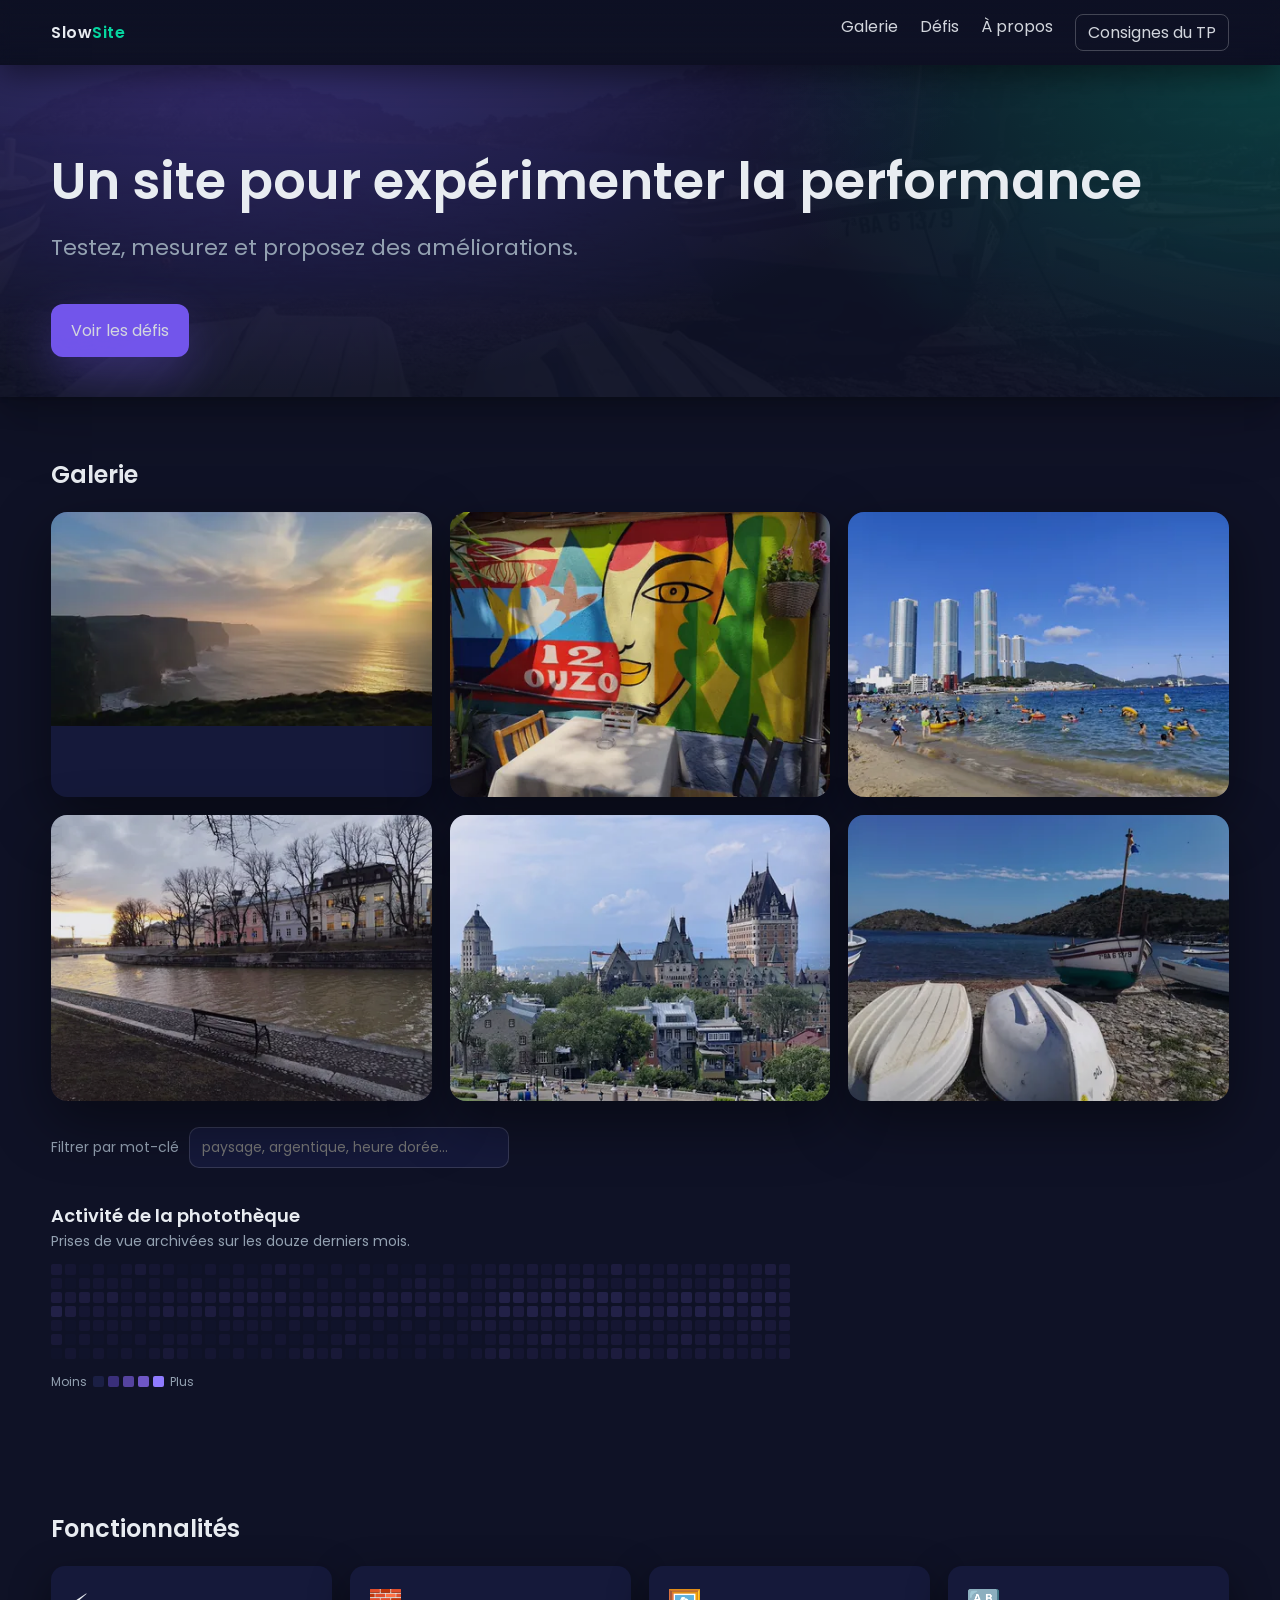
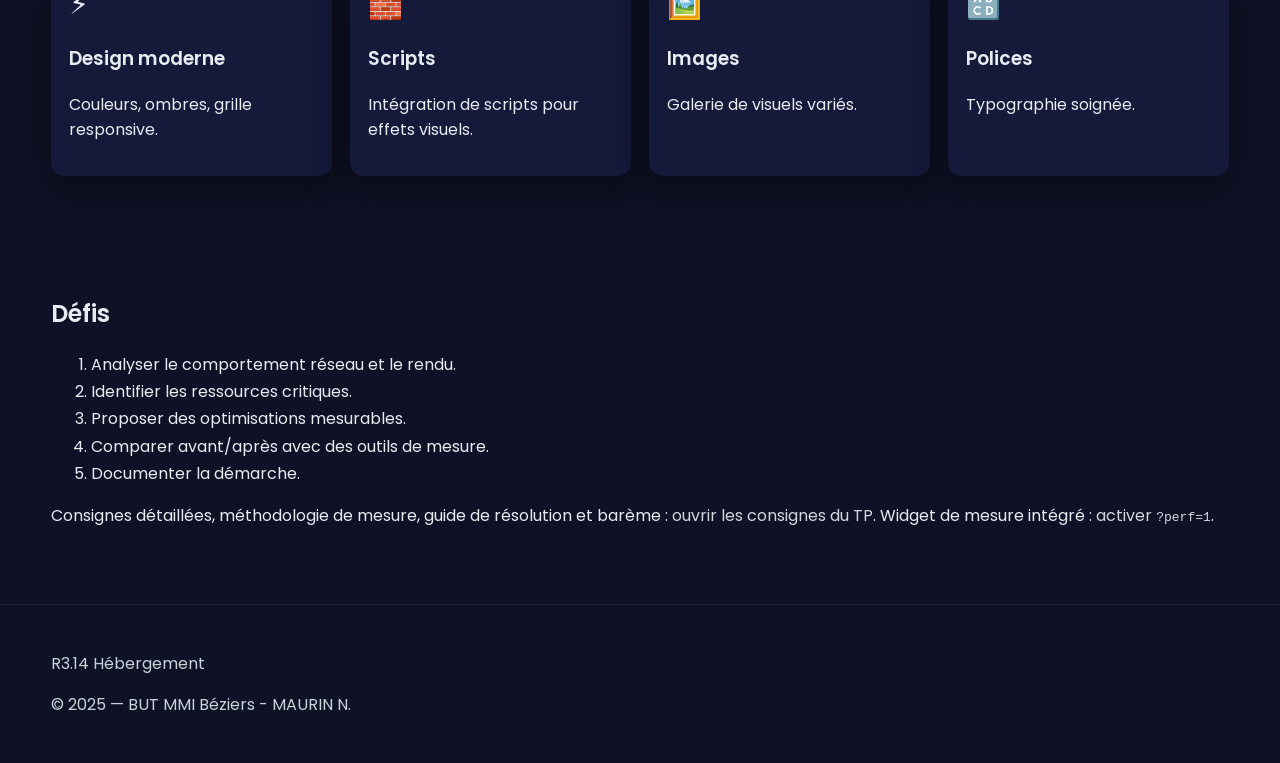
<file: index.html>
<!DOCTYPE html>
<html lang="fr">
  <head>
    <meta charset="utf-8" />
    <meta name="viewport" content="width=device-width, initial-scale=1" />
    <title>Site non optimisé...</title>

    <link rel="icon" type="image/svg+xml" href="img/favicon.svg" />
    <link rel="preload" as="image" type="image/webp" href="img/hero-bg.webp" fetchpriority="high" />

    <link rel="preload" as="font" type="font/woff2" href="fonts/poppins-400.woff2" crossorigin />
    <link rel="preload" as="font" type="font/woff2" href="fonts/poppins-600.woff2" crossorigin />
    <link rel="stylesheet" href="css/styles.css" />

    <script src="js/app.js" defer></script>
    <script src="js/analytics.js" defer></script>

    <style>
      .tp-link{border:1px solid rgba(255,255,255,.25);border-radius:8px;padding:5px 12px}
      .tp-link:hover{background:rgba(255,255,255,.08)}
      @media (max-width:640px){
        .menu{flex-wrap:wrap;justify-content:flex-end;gap:8px 14px}
      }
      #tp-modal{width:min(1000px,94vw);height:min(86vh,900px);padding:0;border:0;
        border-radius:14px;background:#0f1226;color:#E8ECF1;overflow:hidden}
      #tp-modal::backdrop{background:rgba(4,6,18,.72)}
      .tp-modal-bar{display:flex;align-items:center;justify-content:space-between;
        gap:12px;padding:10px 14px;border-bottom:1px solid rgba(255,255,255,.12);
        font:600 15px/1.3 system-ui,Segoe UI,Roboto,Arial,sans-serif}
      .tp-modal-bar button{background:transparent;color:#E8ECF1;cursor:pointer;
        border:1px solid rgba(255,255,255,.25);border-radius:8px;padding:5px 11px;font:inherit}
      .tp-modal-bar button:hover{background:rgba(255,255,255,.1)}
      #tp-modal iframe{display:block;width:100%;height:calc(100% - 45px);border:0}
    </style>
  </head>
  <body>
    <div class="topbar">
      <div class="container nav">
        <div class="logo">Slow<span>Site</span></div>
        <div class="menu">
          <a href="#galerie">Galerie</a>
          <a href="#defis">Défis</a>
          <a href="#apropos">À propos</a>
          <a class="tp-link js-consignes" href="consignes.html">Consignes du TP</a>
        </div>
      </div>
    </div>

    <div class="hero">
      <div class="container hero-inner">
        <div class="hero-text">
          <h1>Un site pour expérimenter la performance</h1>
          <p>Testez, mesurez et proposez des améliorations.</p>
          <a class="cta" href="#defis">Voir les défis</a>
        </div>
      </div>
    </div>

    <div id="galerie" class="section gallery">
      <div class="container">
        <h2>Galerie</h2>
        <div class="grid">
          <div class="card" data-mots="paysage montagne aube brume grand angle">
            <a href="img1.html">
              <picture>
                <source type="image/webp"
                        srcset="img/img1-420.webp 420w, img/img1-840.webp 840w, img/img1-1200.webp 1200w"
                        sizes="(max-width:560px) 92vw, (max-width:900px) 45vw, (max-width:1300px) 30vw, 388px" />
                <img src="img/img1-840.jpg" alt="Image 1" width="840" height="474" decoding="async" />
              </picture>
            </a>
          </div>
          <div class="card" data-mots="architecture ville façade contraste élevé">
            <a href="img2.html">
              <picture>
                <source type="image/webp"
                        srcset="img/img2-420.webp 420w, img/img2-840.webp 840w, img/img2-1200.webp 1200w"
                        sizes="(max-width:560px) 92vw, (max-width:900px) 45vw, (max-width:1300px) 30vw, 388px" />
                <img src="img/img2-840.jpg" alt="Image 2" width="840" height="630" decoding="async" />
              </picture>
            </a>
          </div>
          <div class="card" data-mots="portrait studio clair-obscur noir profond">
            <a href="img3.html">
              <picture>
                <source type="image/webp"
                        srcset="img/img3-420.webp 420w, img/img3-840.webp 840w, img/img3-1200.webp 1200w"
                        sizes="(max-width:560px) 92vw, (max-width:900px) 45vw, (max-width:1300px) 30vw, 388px" />
                <img src="img/img3-840.jpg" alt="Image 3" width="840" height="630" decoding="async" />
              </picture>
            </a>
          </div>
          <div class="card" data-mots="littoral falaise heure dorée pose longue">
            <a href="img4.html">
              <picture>
                <source type="image/webp"
                        srcset="img/img4-420.webp 420w, img/img4-840.webp 840w, img/img4-1200.webp 1200w"
                        sizes="(max-width:560px) 92vw, (max-width:900px) 45vw, (max-width:1300px) 30vw, 388px" />
                <img src="img/img4-840.jpg" alt="Image 4" width="840" height="630" loading="lazy" decoding="async" />
              </picture>
            </a>
          </div>
          <div class="card" data-mots="photo de rue ruelle silhouette monochrome">
            <a href="img5.html">
              <picture>
                <source type="image/webp"
                        srcset="img/img5-420.webp 420w, img/img5-840.webp 840w, img/img5-1200.webp 1200w"
                        sizes="(max-width:560px) 92vw, (max-width:900px) 45vw, (max-width:1300px) 30vw, 388px" />
                <img src="img/img5-840.jpg" alt="Image 5" width="840" height="630" loading="lazy" decoding="async" />
              </picture>
            </a>
          </div>
          <div class="card" data-mots="forêt sentier lumière rasante macro">
            <a href="img6.html">
              <picture>
                <source type="image/webp"
                        srcset="img/img6-420.webp 420w, img/img6-840.webp 840w, img/img6-1200.webp 1200w"
                        sizes="(max-width:560px) 92vw, (max-width:900px) 45vw, (max-width:1300px) 30vw, 388px" />
                <img src="img/img6-840.jpg" alt="Image 6" width="840" height="630" loading="lazy" decoding="async" />
              </picture>
            </a>
          </div>
        </div>
        <div class="gallery-filter">
          <label for="q">Filtrer par mot-clé</label>
          <input id="q" type="search" list="motscles" autocomplete="off"
                 placeholder="paysage, argentique, heure dorée…" />
          <datalist id="motscles"></datalist>
          <p id="filter-info" class="filter-info"></p>
        </div>

        <div class="activity">
          <h3 class="activity-title">Activité de la photothèque</h3>
          <p class="activity-sub">Prises de vue archivées sur les douze derniers mois.</p>
          <div class="activity-scroll">
            <div id="calendrier" class="calendar"></div>
          </div>
          <p class="activity-legend">
            <span>Moins</span>
            <i class="lvl lvl-0"></i><i class="lvl lvl-1"></i><i class="lvl lvl-2"></i><i class="lvl lvl-3"></i><i class="lvl lvl-4"></i>
            <span>Plus</span>
          </p>
        </div>
      </div>
    </div>

    <div id="apropos" class="section features">
      <div class="container">
        <h2>Fonctionnalités</h2>
        <div class="features-grid">
          <div class="feature">
            <div class="icon">⚡</div>
            <h3>Design moderne</h3>
            <p>Couleurs, ombres, grille responsive.</p>
          </div>
          <div class="feature">
            <div class="icon">🧱</div>
            <h3>Scripts</h3>
            <p>Intégration de scripts pour effets visuels.</p>
          </div>
          <div class="feature">
            <div class="icon">🖼️</div>
            <h3>Images</h3>
            <p>Galerie de visuels variés.</p>
          </div>
          <div class="feature">
            <div class="icon">🔠</div>
            <h3>Polices</h3>
            <p>Typographie soignée.</p>
          </div>
        </div>
      </div>
    </div>

    <div id="defis" class="section challenges">
      <div class="container">
        <h2>Défis</h2>
        <ol>
          <li>Analyser le comportement réseau et le rendu.</li>
          <li>Identifier les ressources critiques.</li>
          <li>Proposer des optimisations mesurables.</li>
          <li>Comparer avant/après avec des outils de mesure.</li>
          <li>Documenter la démarche.</li>
        </ol>
        <p>
          Consignes détaillées, méthodologie de mesure, guide de résolution et
          barème : <a class="js-consignes" href="consignes.html">ouvrir les
          consignes du TP</a>. Widget de mesure intégré :
          <a href="?perf=1">activer <code>?perf=1</code></a>.
        </p>
      </div>
    </div>

    <div class="footer">
      <div class="container">
        <p>R3.14 Hébergement</p>
        <p>© 2025 — BUT MMI Béziers - MAURIN N.</p>
      </div>
    </div>

    <dialog id="tp-modal" aria-labelledby="tp-modal-titre">
      <div class="tp-modal-bar">
        <span id="tp-modal-titre">Consignes du TP</span>
        <span>
          <a class="tp-link" href="consignes.html" target="_blank" rel="noopener">Ouvrir dans un onglet</a>
          <button type="button" data-tp-close>Fermer</button>
        </span>
      </div>
      <iframe title="Consignes du TP" data-src="consignes.html"></iframe>
    </dialog>

    <script>
      (function () {
        var modal = document.getElementById('tp-modal');
        var liens = document.querySelectorAll('.js-consignes');
        if (!modal || !liens.length || typeof modal.showModal !== 'function') return;

        var frame = modal.querySelector('iframe');
        for (var i = 0; i < liens.length; i++) {
          liens[i].addEventListener('click', function (e) {
            e.preventDefault();
            if (!frame.getAttribute('src')) {
              frame.setAttribute('src', frame.dataset.src);
            }
            modal.showModal();
          });
        }
        modal.querySelector('[data-tp-close]').addEventListener('click', function () {
          modal.close();
        });
        frame.addEventListener('load', function () {
          try {
            frame.contentDocument.addEventListener('keydown', function (e) {
              if (e.key === 'Escape') modal.close();
            });
          } catch (err) {}
        });
        modal.addEventListener('click', function (e) {
          if (e.target === modal) modal.close();
        });
      })();

      if (new URLSearchParams(location.search).has('perf')) {
        var s = document.createElement('script');
        s.src = 'js/metrics.js';
        s.defer = true;
        document.head.appendChild(s);
      }
    </script>
  </body>
</html>
</file>
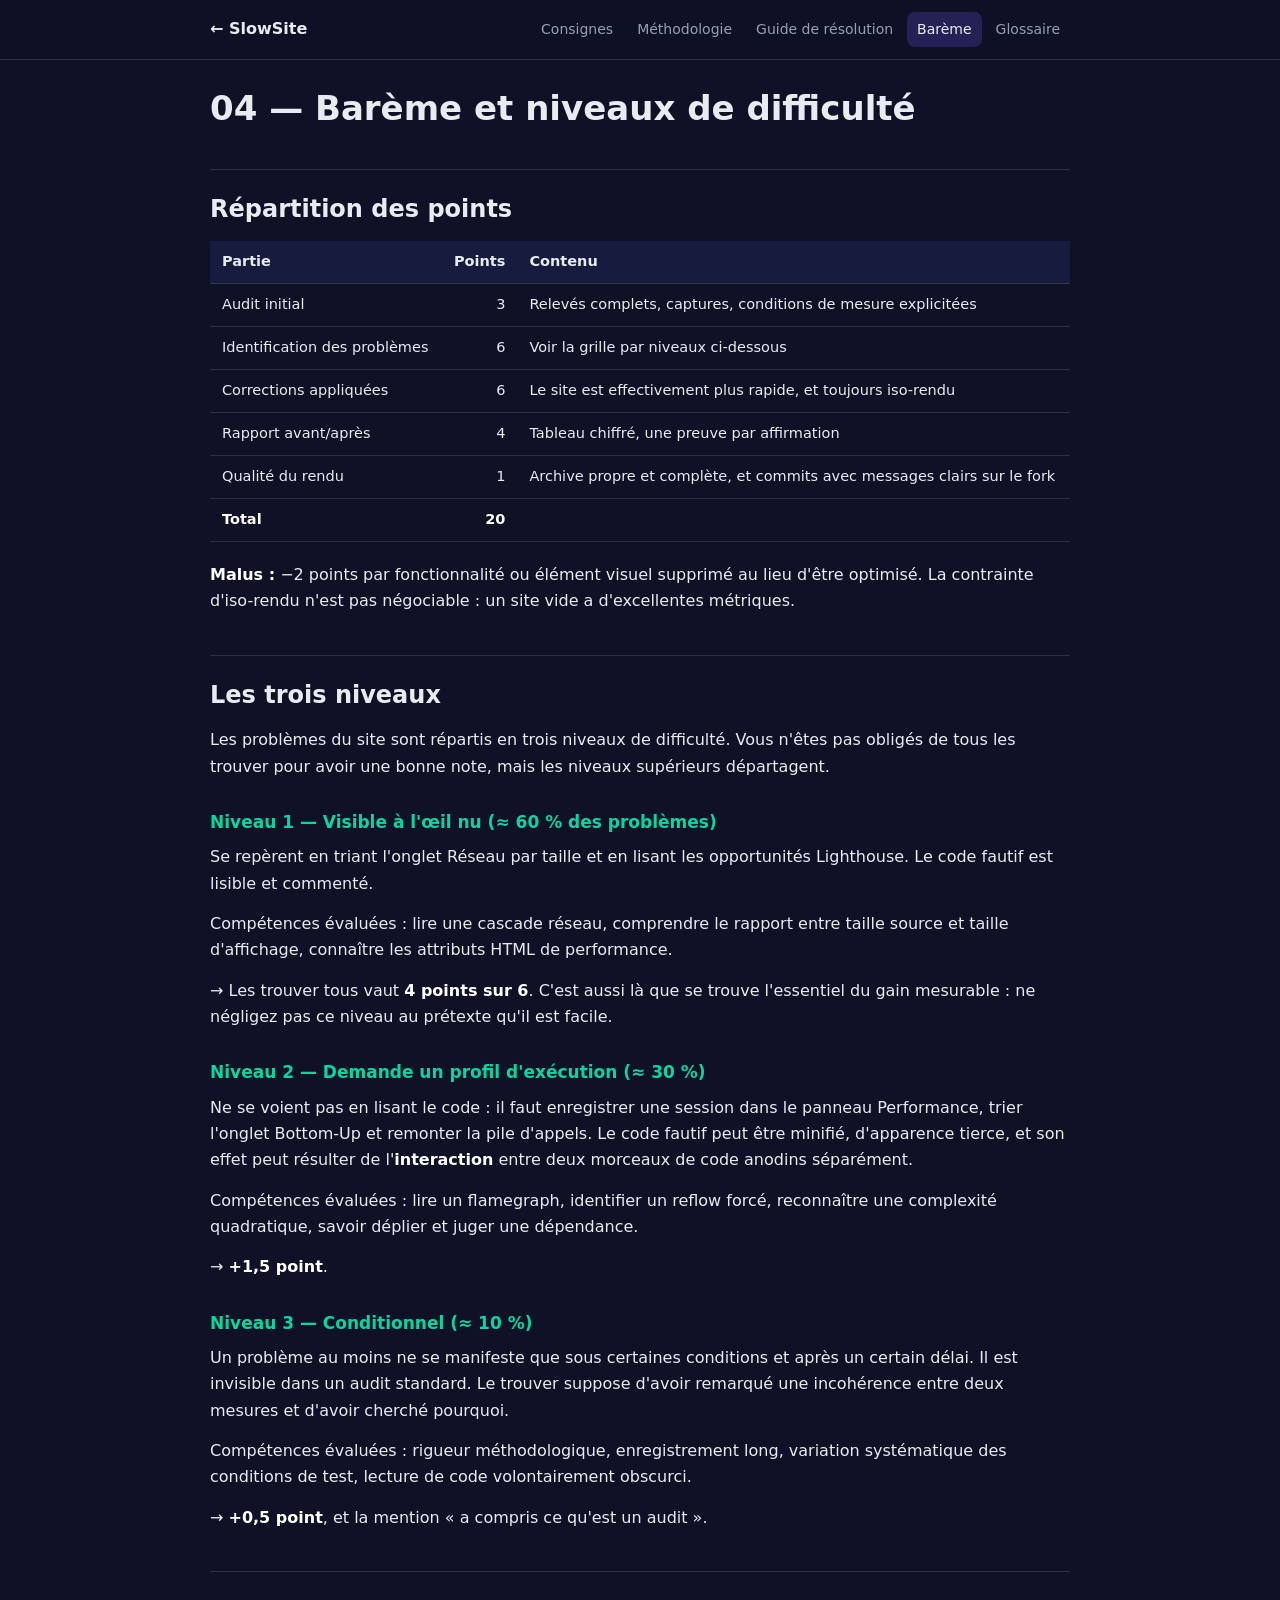
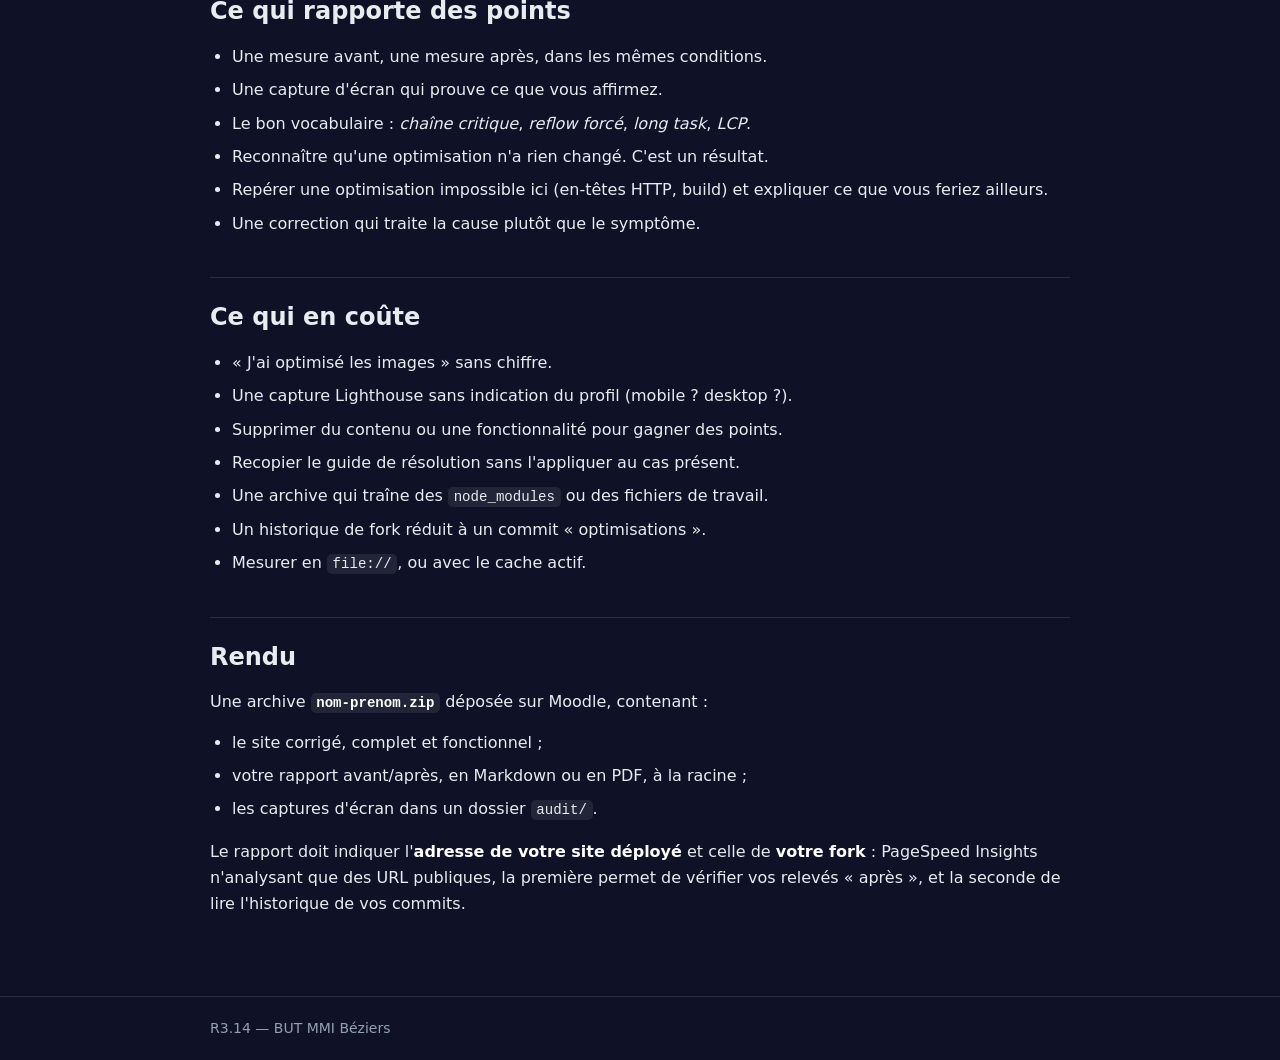
<file: bareme.html>
<!DOCTYPE html>
<html lang="fr">
<head>
<meta charset="utf-8">
<meta name="viewport" content="width=device-width, initial-scale=1">
<title>Barème — TP R3.14</title>
<meta name="description" content="**Malus :** −2 points par fonctionnalité ou élément visuel supprimé au lieu">
<link rel="stylesheet" href="css/docs.css">
</head>
<body>
<header class="docs-head">
  <div class="docs-wrap">
    <a class="docs-home" href="index.html">← SlowSite</a>
    <nav class="docs-nav"><a href="consignes.html">Consignes</a><a href="methodologie.html">Méthodologie</a><a href="guide.html">Guide de résolution</a><a href="bareme.html" class="on">Barème</a><a href="glossaire.html">Glossaire</a></nav>
  </div>
</header>
<main class="docs-wrap docs-body">
<h1>04 — Barème et niveaux de difficulté</h1>
<h2>Répartition des points</h2>
<div class="docs-table"><table>
<thead><tr><th>Partie</th><th style="text-align:right">Points</th><th>Contenu</th></tr></thead>
<tbody>
<tr><td>Audit initial</td><td style="text-align:right">3</td><td>Relevés complets, captures, conditions de mesure explicitées</td></tr>
<tr><td>Identification des problèmes</td><td style="text-align:right">6</td><td>Voir la grille par niveaux ci-dessous</td></tr>
<tr><td>Corrections appliquées</td><td style="text-align:right">6</td><td>Le site est effectivement plus rapide, et toujours iso-rendu</td></tr>
<tr><td>Rapport avant/après</td><td style="text-align:right">4</td><td>Tableau chiffré, une preuve par affirmation</td></tr>
<tr><td>Qualité du rendu</td><td style="text-align:right">1</td><td>Archive propre et complète, et commits avec messages clairs sur le fork</td></tr>
<tr><td><strong>Total</strong></td><td style="text-align:right"><strong>20</strong></td><td></td></tr>
</tbody></table></div>
<p><strong>Malus :</strong> −2 points par fonctionnalité ou élément visuel supprimé au lieu d'être optimisé. La contrainte d'iso-rendu n'est pas négociable : un site vide a d'excellentes métriques.</p>
<h2>Les trois niveaux</h2>
<p>Les problèmes du site sont répartis en trois niveaux de difficulté. Vous n'êtes pas obligés de tous les trouver pour avoir une bonne note, mais les niveaux supérieurs départagent.</p>
<h3>Niveau 1 — Visible à l'œil nu (≈ 60 % des problèmes)</h3>
<p>Se repèrent en triant l'onglet Réseau par taille et en lisant les opportunités Lighthouse. Le code fautif est lisible et commenté.</p>
<p>Compétences évaluées : lire une cascade réseau, comprendre le rapport entre taille source et taille d'affichage, connaître les attributs HTML de performance.</p>
<p>→ Les trouver tous vaut <strong>4 points sur 6</strong>. C'est aussi là que se trouve l'essentiel du gain mesurable : ne négligez pas ce niveau au prétexte qu'il est facile.</p>
<h3>Niveau 2 — Demande un profil d'exécution (≈ 30 %)</h3>
<p>Ne se voient pas en lisant le code : il faut enregistrer une session dans le panneau Performance, trier l'onglet Bottom-Up et remonter la pile d'appels. Le code fautif peut être minifié, d'apparence tierce, et son effet peut résulter de l'<strong>interaction</strong> entre deux morceaux de code anodins séparément.</p>
<p>Compétences évaluées : lire un flamegraph, identifier un reflow forcé, reconnaître une complexité quadratique, savoir déplier et juger une dépendance.</p>
<p>→ <strong>+1,5 point</strong>.</p>
<h3>Niveau 3 — Conditionnel (≈ 10 %)</h3>
<p>Un problème au moins ne se manifeste que sous certaines conditions et après un certain délai. Il est invisible dans un audit standard. Le trouver suppose d'avoir remarqué une incohérence entre deux mesures et d'avoir cherché pourquoi.</p>
<p>Compétences évaluées : rigueur méthodologique, enregistrement long, variation systématique des conditions de test, lecture de code volontairement obscurci.</p>
<p>→ <strong>+0,5 point</strong>, et la mention « a compris ce qu'est un audit ».</p>
<h2>Ce qui rapporte des points</h2>
<ul><li>Une mesure avant, une mesure après, dans les mêmes conditions.</li><li>Une capture d'écran qui prouve ce que vous affirmez.</li><li>Le bon vocabulaire : <em>chaîne critique</em>, <em>reflow forcé</em>, <em>long task</em>, <em>LCP</em>.</li><li>Reconnaître qu'une optimisation n'a rien changé. C'est un résultat.</li><li>Repérer une optimisation impossible ici (en-têtes HTTP, build) et expliquer ce que vous feriez ailleurs.</li><li>Une correction qui traite la cause plutôt que le symptôme.</li></ul>
<h2>Ce qui en coûte</h2>
<ul><li>« J'ai optimisé les images » sans chiffre.</li><li>Une capture Lighthouse sans indication du profil (mobile ? desktop ?).</li><li>Supprimer du contenu ou une fonctionnalité pour gagner des points.</li><li>Recopier le guide de résolution sans l'appliquer au cas présent.</li><li>Une archive qui traîne des <code>node_modules</code> ou des fichiers de travail.</li><li>Un historique de fork réduit à un commit « optimisations ».</li><li>Mesurer en <code>file://</code>, ou avec le cache actif.</li></ul>
<h2>Rendu</h2>
<p>Une archive <strong><code>nom-prenom.zip</code></strong> déposée sur Moodle, contenant :</p>
<ul><li>le site corrigé, complet et fonctionnel ;</li><li>votre rapport avant/après, en Markdown ou en PDF, à la racine ;</li><li>les captures d'écran dans un dossier <code>audit/</code>.</li></ul>
<p>Le rapport doit indiquer l'<strong>adresse de votre site déployé</strong> et celle de <strong>votre fork</strong> : PageSpeed Insights n'analysant que des URL publiques, la première permet de vérifier vos relevés « après », et la seconde de lire l'historique de vos commits.</p>
</main>
<footer class="docs-foot">
  <div class="docs-wrap">R3.14 — BUT MMI Béziers</div>
</footer>
</body>
</html>
</file>
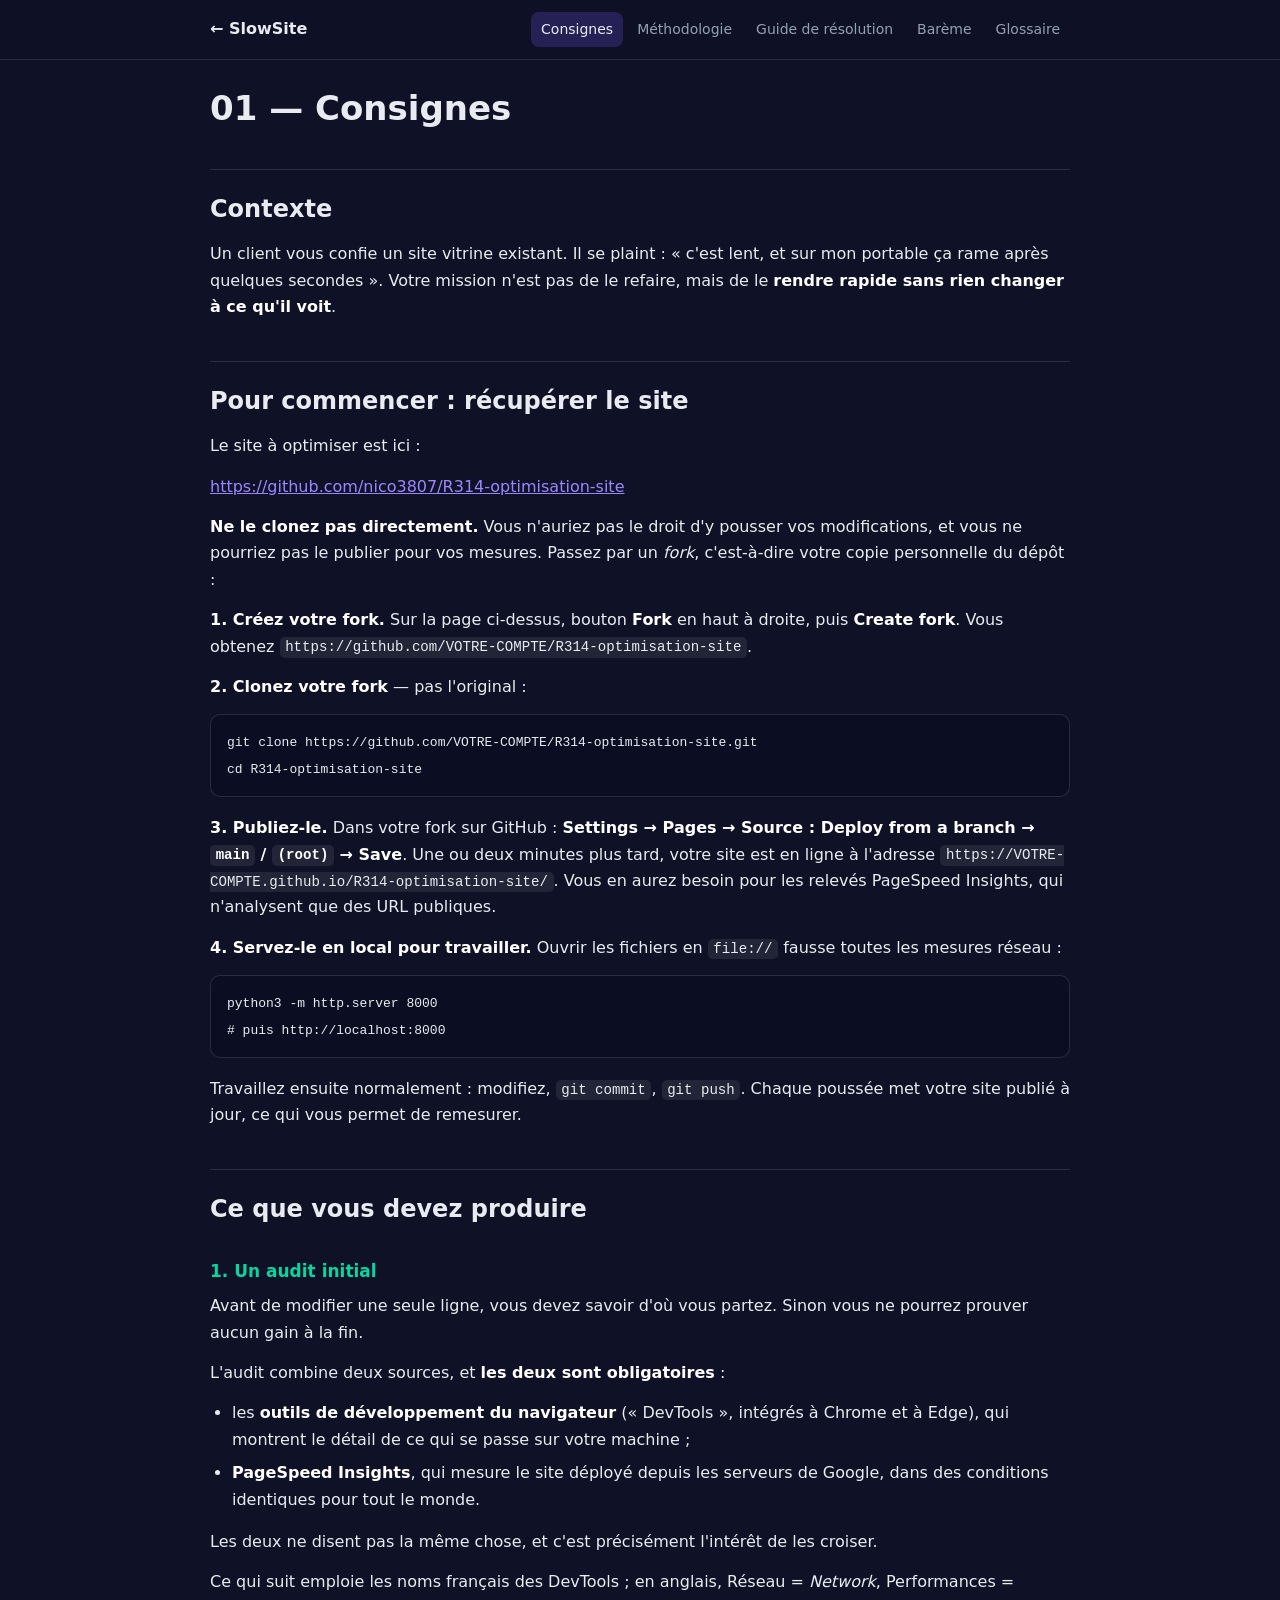
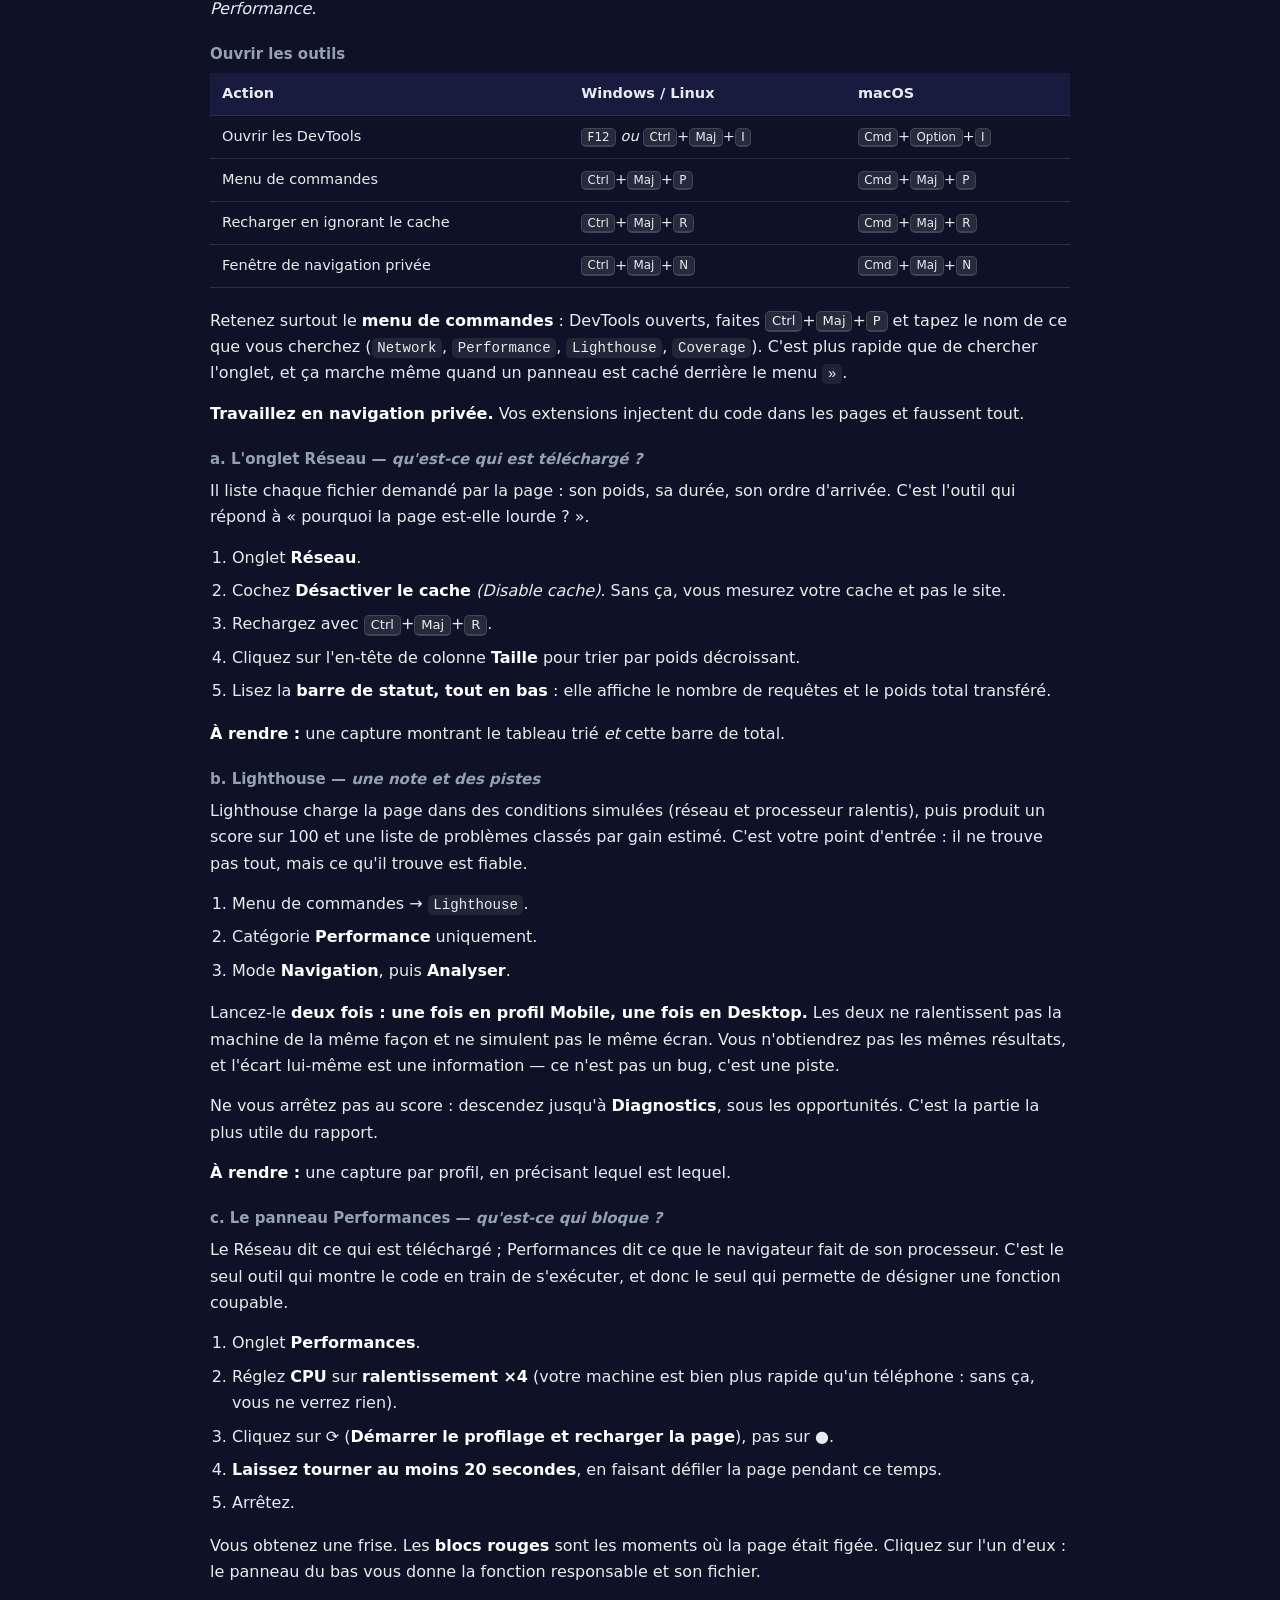
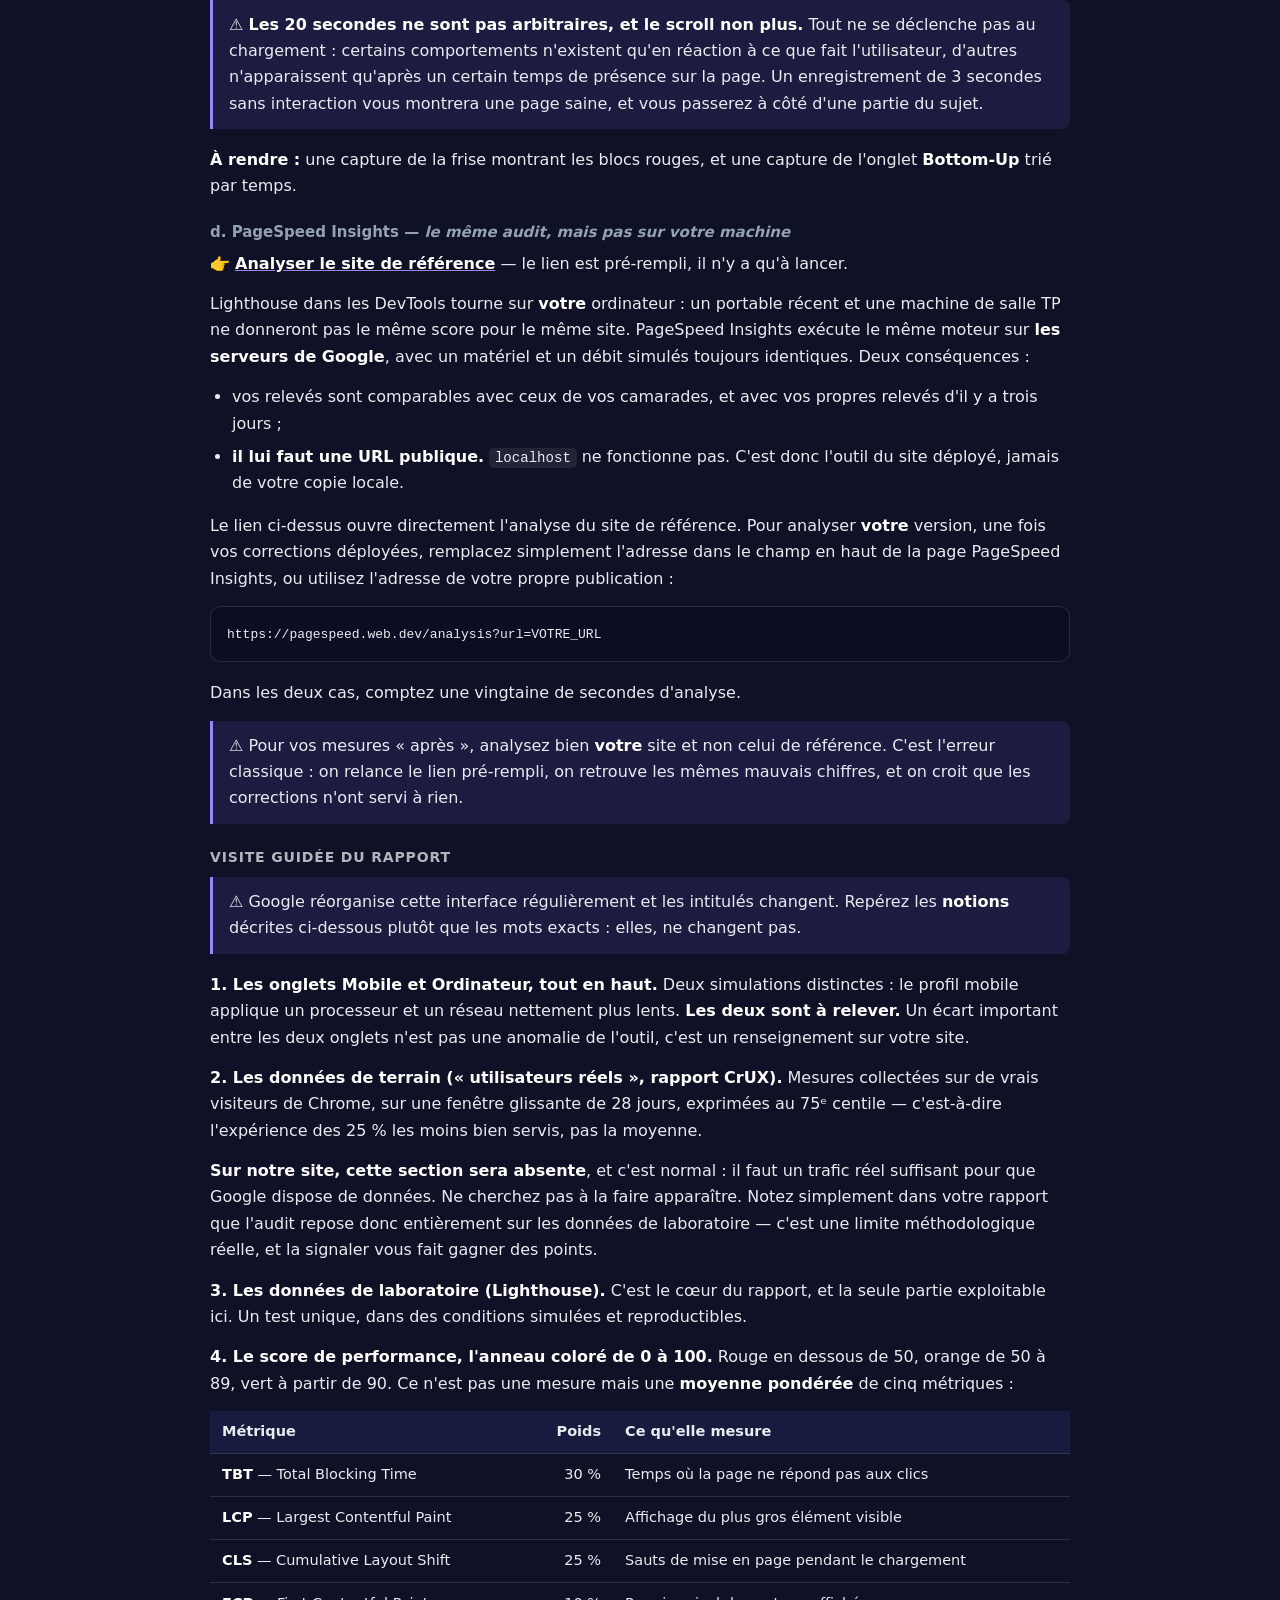
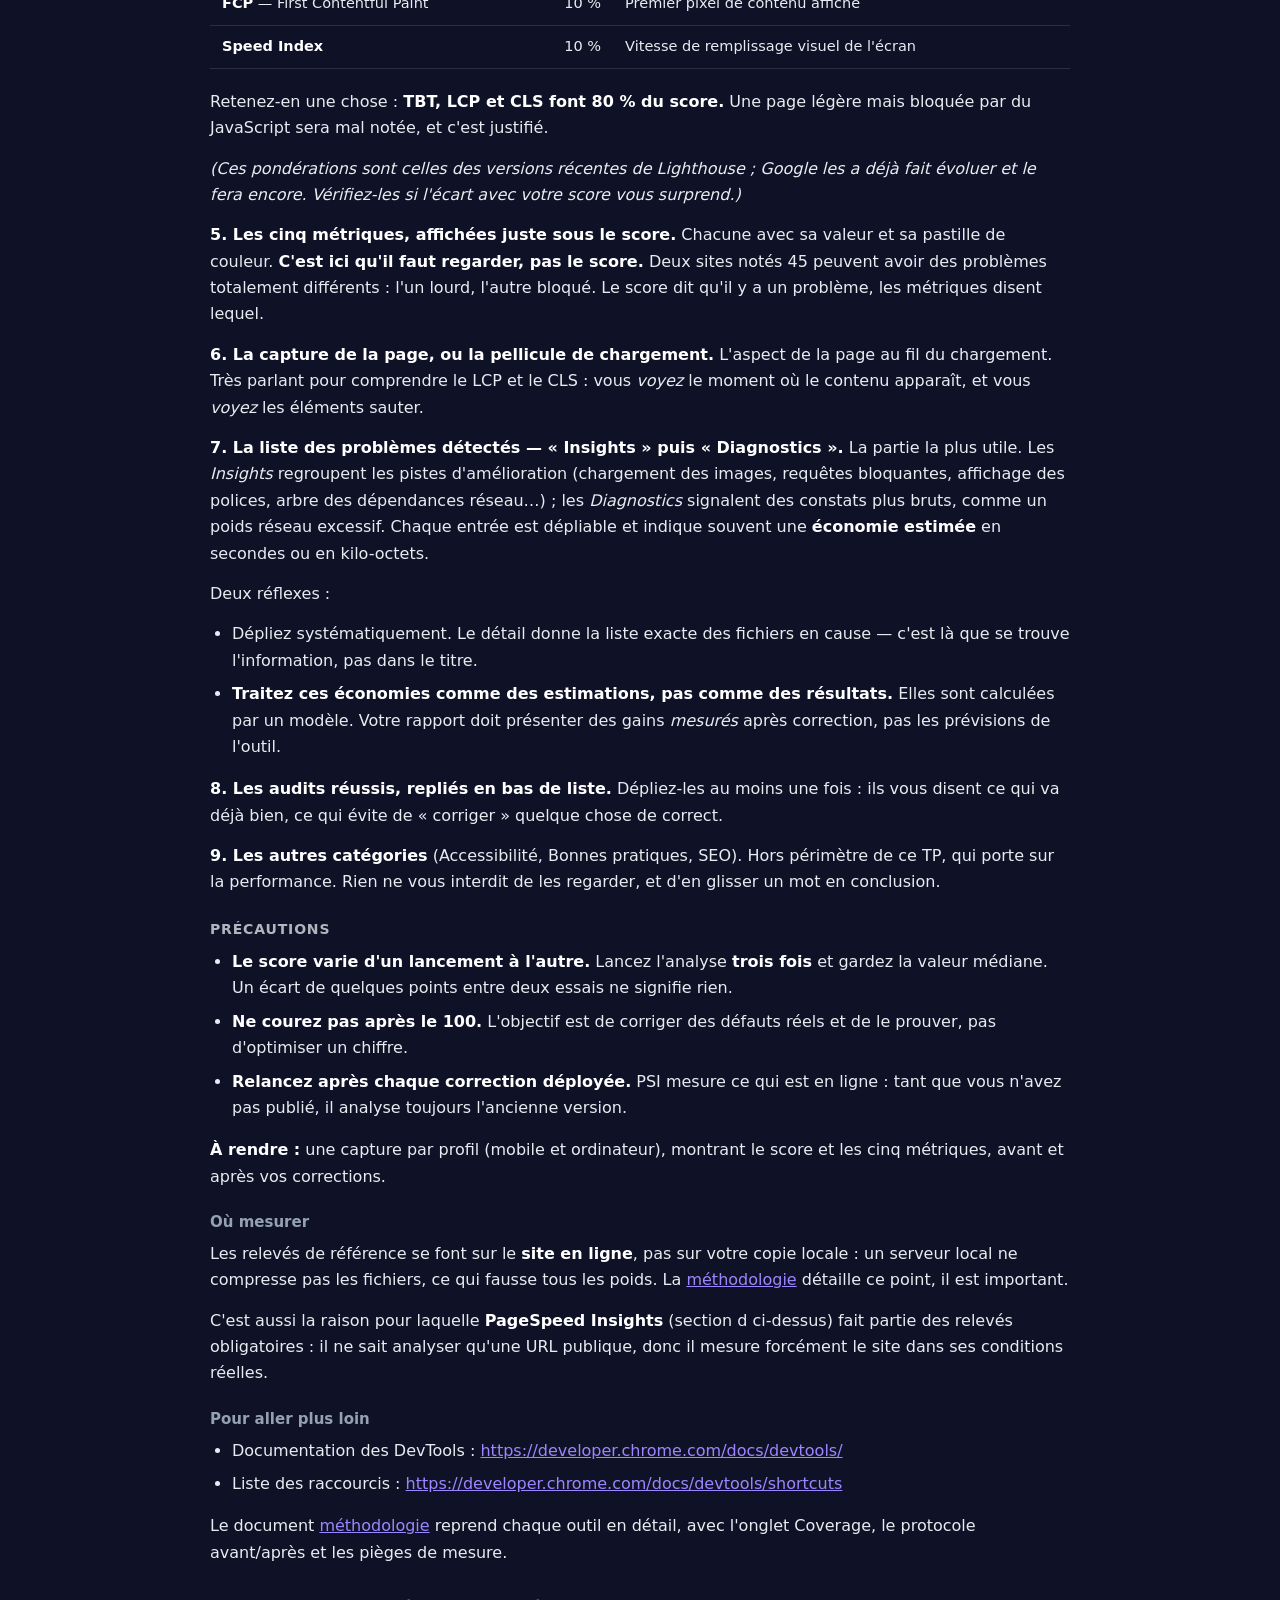
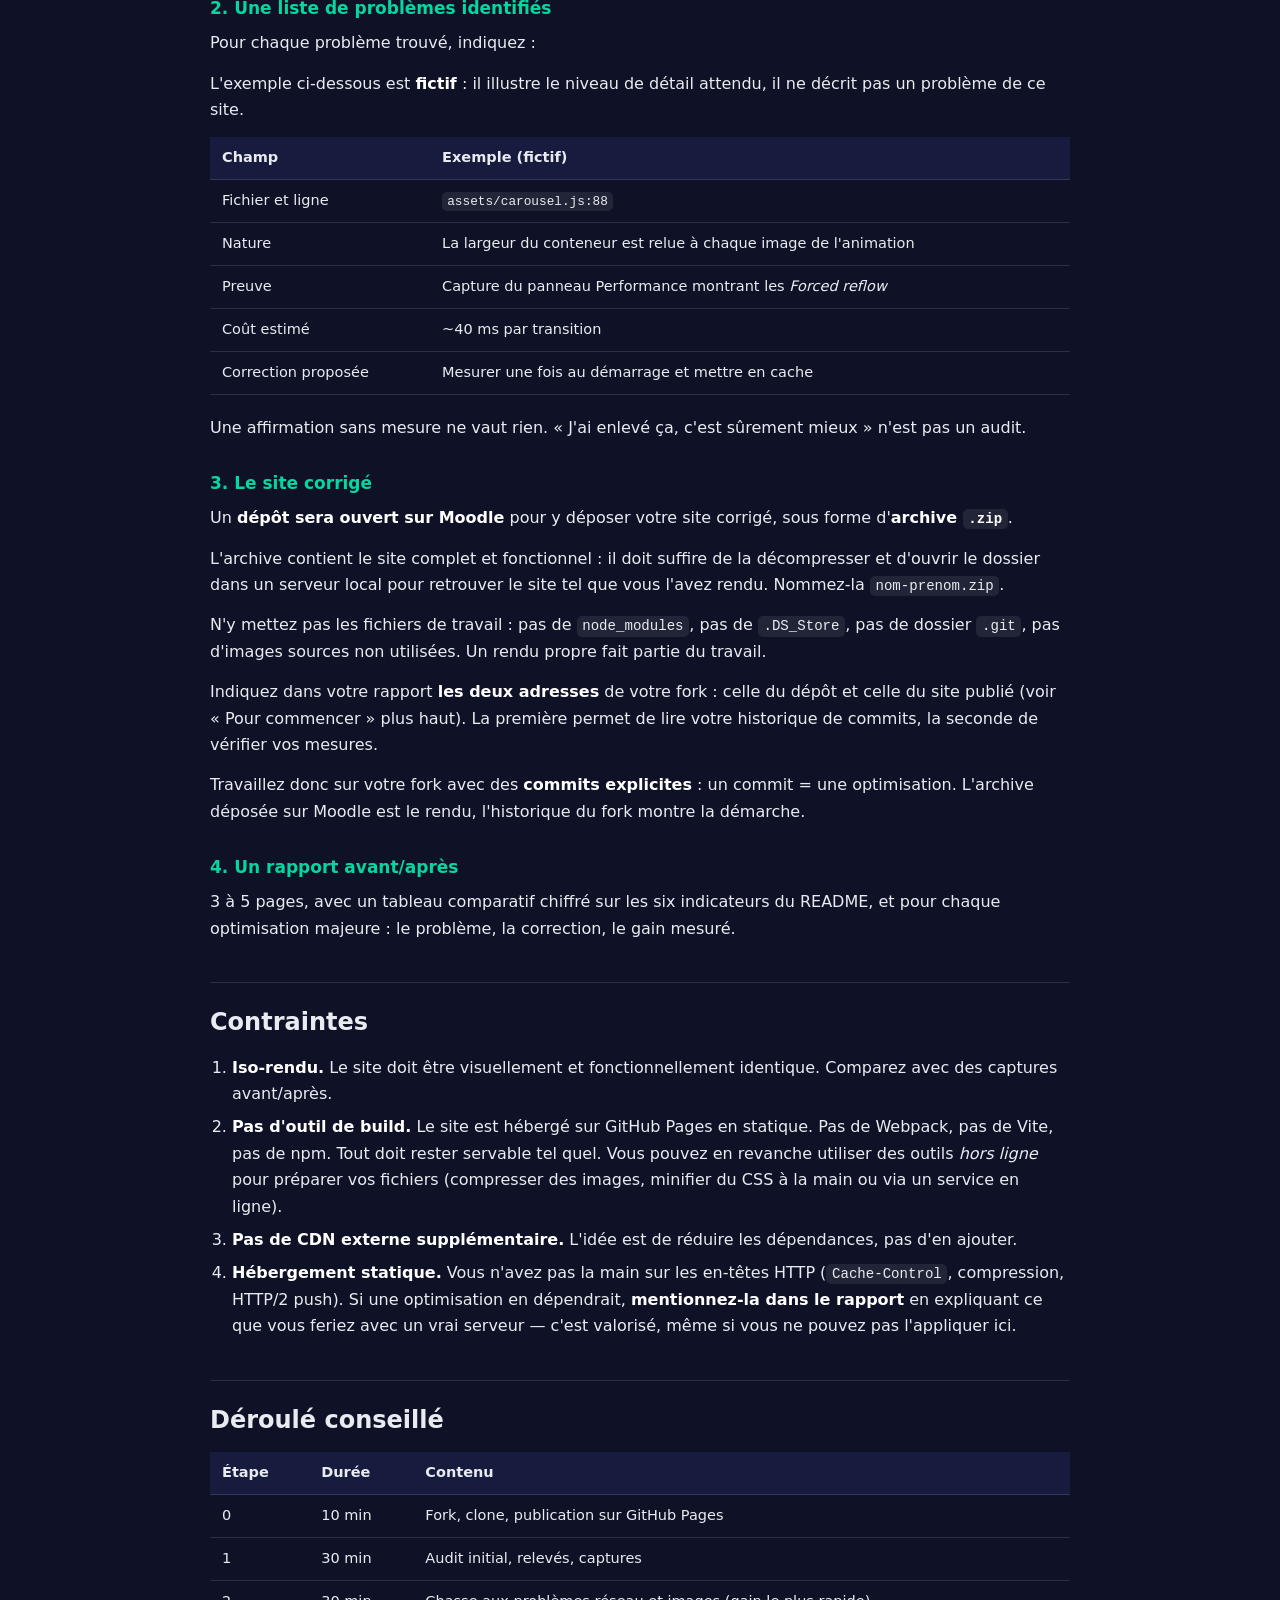
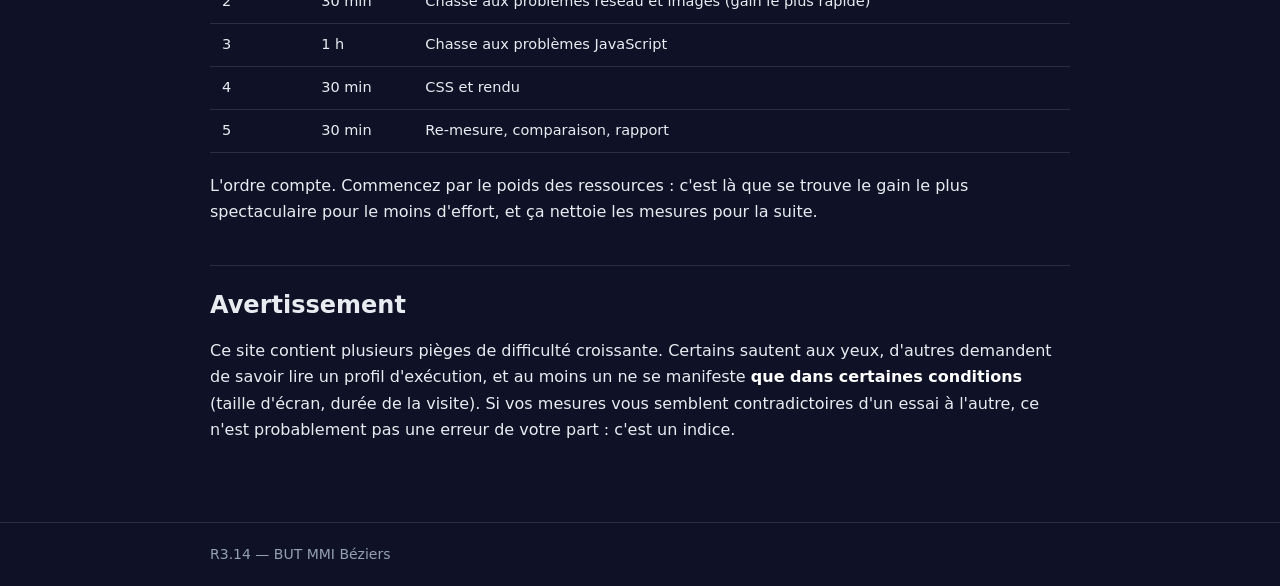
<file: consignes.html>
<!DOCTYPE html>
<html lang="fr">
<head>
<meta charset="utf-8">
<meta name="viewport" content="width=device-width, initial-scale=1">
<title>Consignes — TP R3.14</title>
<meta name="description" content="Un client vous confie un site vitrine existant. Il se plaint : « c&#x27;est lent,">
<link rel="stylesheet" href="css/docs.css">
</head>
<body>
<header class="docs-head">
  <div class="docs-wrap">
    <a class="docs-home" href="index.html">← SlowSite</a>
    <nav class="docs-nav"><a href="consignes.html" class="on">Consignes</a><a href="methodologie.html">Méthodologie</a><a href="guide.html">Guide de résolution</a><a href="bareme.html">Barème</a><a href="glossaire.html">Glossaire</a></nav>
  </div>
</header>
<main class="docs-wrap docs-body">
<h1>01 — Consignes</h1>
<h2>Contexte</h2>
<p>Un client vous confie un site vitrine existant. Il se plaint : « c'est lent, et sur mon portable ça rame après quelques secondes ». Votre mission n'est pas de le refaire, mais de le <strong>rendre rapide sans rien changer à ce qu'il voit</strong>.</p>
<h2>Pour commencer : récupérer le site</h2>
<p>Le site à optimiser est ici :</p>
<p><a href="https://github.com/nico3807/R314-optimisation-site" target="_blank" rel="noopener">https://github.com/nico3807/R314-optimisation-site</a></p>
<p><strong>Ne le clonez pas directement.</strong> Vous n'auriez pas le droit d'y pousser vos modifications, et vous ne pourriez pas le publier pour vos mesures. Passez par un <em>fork</em>, c'est-à-dire votre copie personnelle du dépôt :</p>
<p><strong>1. Créez votre fork.</strong> Sur la page ci-dessus, bouton <strong>Fork</strong> en haut à droite, puis <strong>Create fork</strong>. Vous obtenez <code>https://github.com/VOTRE-COMPTE/R314-optimisation-site</code>.</p>
<p><strong>2. Clonez votre fork</strong> — pas l'original :</p>
<pre><code class="lang-bash">git clone https://github.com/VOTRE-COMPTE/R314-optimisation-site.git
cd R314-optimisation-site</code></pre>
<p><strong>3. Publiez-le.</strong> Dans votre fork sur GitHub : <strong>Settings → Pages → Source : Deploy from a branch → <code>main</code> / <code>(root)</code> → Save</strong>. Une ou deux minutes plus tard, votre site est en ligne à l'adresse <code>https://VOTRE-COMPTE.github.io/R314-optimisation-site/</code>. Vous en aurez besoin pour les relevés PageSpeed Insights, qui n'analysent que des URL publiques.</p>
<p><strong>4. Servez-le en local pour travailler.</strong> Ouvrir les fichiers en <code>file://</code> fausse toutes les mesures réseau :</p>
<pre><code class="lang-bash">python3 -m http.server 8000
# puis http://localhost:8000</code></pre>
<p>Travaillez ensuite normalement : modifiez, <code>git commit</code>, <code>git push</code>. Chaque poussée met votre site publié à jour, ce qui vous permet de remesurer.</p>
<h2>Ce que vous devez produire</h2>
<h3>1. Un audit initial</h3>
<p>Avant de modifier une seule ligne, vous devez savoir d'où vous partez. Sinon vous ne pourrez prouver aucun gain à la fin.</p>
<p>L'audit combine deux sources, et <strong>les deux sont obligatoires</strong> :</p>
<ul><li>les <strong>outils de développement du navigateur</strong> (« DevTools », intégrés à Chrome et à Edge), qui montrent le détail de ce qui se passe sur votre machine ;</li><li><strong>PageSpeed Insights</strong>, qui mesure le site déployé depuis les serveurs de Google, dans des conditions identiques pour tout le monde.</li></ul>
<p>Les deux ne disent pas la même chose, et c'est précisément l'intérêt de les croiser.</p>
<p>Ce qui suit emploie les noms français des DevTools ; en anglais, Réseau = <em>Network</em>, Performances = <em>Performance</em>.</p>
<h4>Ouvrir les outils</h4>
<div class="docs-table"><table>
<thead><tr><th>Action</th><th>Windows / Linux</th><th>macOS</th></tr></thead>
<tbody>
<tr><td>Ouvrir les DevTools</td><td><kbd>F12</kbd> <em>ou</em> <kbd>Ctrl</kbd>+<kbd>Maj</kbd>+<kbd>I</kbd></td><td><kbd>Cmd</kbd>+<kbd>Option</kbd>+<kbd>I</kbd></td></tr>
<tr><td>Menu de commandes</td><td><kbd>Ctrl</kbd>+<kbd>Maj</kbd>+<kbd>P</kbd></td><td><kbd>Cmd</kbd>+<kbd>Maj</kbd>+<kbd>P</kbd></td></tr>
<tr><td>Recharger en ignorant le cache</td><td><kbd>Ctrl</kbd>+<kbd>Maj</kbd>+<kbd>R</kbd></td><td><kbd>Cmd</kbd>+<kbd>Maj</kbd>+<kbd>R</kbd></td></tr>
<tr><td>Fenêtre de navigation privée</td><td><kbd>Ctrl</kbd>+<kbd>Maj</kbd>+<kbd>N</kbd></td><td><kbd>Cmd</kbd>+<kbd>Maj</kbd>+<kbd>N</kbd></td></tr>
</tbody></table></div>
<p>Retenez surtout le <strong>menu de commandes</strong> : DevTools ouverts, faites <kbd>Ctrl</kbd>+<kbd>Maj</kbd>+<kbd>P</kbd> et tapez le nom de ce que vous cherchez (<code>Network</code>, <code>Performance</code>, <code>Lighthouse</code>, <code>Coverage</code>). C'est plus rapide que de chercher l'onglet, et ça marche même quand un panneau est caché derrière le menu <code>»</code>.</p>
<p><strong>Travaillez en navigation privée.</strong> Vos extensions injectent du code dans les pages et faussent tout.</p>
<h4>a. L'onglet Réseau — <em>qu'est-ce qui est téléchargé ?</em></h4>
<p>Il liste chaque fichier demandé par la page : son poids, sa durée, son ordre d'arrivée. C'est l'outil qui répond à « pourquoi la page est-elle lourde ? ».</p>
<ol><li>Onglet <strong>Réseau</strong>.</li><li>Cochez <strong>Désactiver le cache</strong> <em>(Disable cache)</em>. Sans ça, vous mesurez votre cache et pas le site.</li><li>Rechargez avec <kbd>Ctrl</kbd>+<kbd>Maj</kbd>+<kbd>R</kbd>.</li><li>Cliquez sur l'en-tête de colonne <strong>Taille</strong> pour trier par poids décroissant.</li><li>Lisez la <strong>barre de statut, tout en bas</strong> : elle affiche le nombre de requêtes et le poids total transféré.</li></ol>
<p><strong>À rendre :</strong> une capture montrant le tableau trié <em>et</em> cette barre de total.</p>
<h4>b. Lighthouse — <em>une note et des pistes</em></h4>
<p>Lighthouse charge la page dans des conditions simulées (réseau et processeur ralentis), puis produit un score sur 100 et une liste de problèmes classés par gain estimé. C'est votre point d'entrée : il ne trouve pas tout, mais ce qu'il trouve est fiable.</p>
<ol><li>Menu de commandes → <code>Lighthouse</code>.</li><li>Catégorie <strong>Performance</strong> uniquement.</li><li>Mode <strong>Navigation</strong>, puis <strong>Analyser</strong>.</li></ol>
<p>Lancez-le <strong>deux fois : une fois en profil Mobile, une fois en Desktop.</strong> Les deux ne ralentissent pas la machine de la même façon et ne simulent pas le même écran. Vous n'obtiendrez pas les mêmes résultats, et l'écart lui-même est une information — ce n'est pas un bug, c'est une piste.</p>
<p>Ne vous arrêtez pas au score : descendez jusqu'à <strong>Diagnostics</strong>, sous les opportunités. C'est la partie la plus utile du rapport.</p>
<p><strong>À rendre :</strong> une capture par profil, en précisant lequel est lequel.</p>
<h4>c. Le panneau Performances — <em>qu'est-ce qui bloque ?</em></h4>
<p>Le Réseau dit ce qui est téléchargé ; Performances dit ce que le navigateur fait de son processeur. C'est le seul outil qui montre le code en train de s'exécuter, et donc le seul qui permette de désigner une fonction coupable.</p>
<ol><li>Onglet <strong>Performances</strong>.</li><li>Réglez <strong>CPU</strong> sur <strong>ralentissement ×4</strong> (votre machine est bien plus rapide qu'un téléphone : sans ça, vous ne verrez rien).</li><li>Cliquez sur ⟳ (<strong>Démarrer le profilage et recharger la page</strong>), pas sur ●.</li><li><strong>Laissez tourner au moins 20 secondes</strong>, en faisant défiler la page pendant ce temps.</li><li>Arrêtez.</li></ol>
<p>Vous obtenez une frise. Les <strong>blocs rouges</strong> sont les moments où la page était figée. Cliquez sur l'un d'eux : le panneau du bas vous donne la fonction responsable et son fichier.</p>
<blockquote><p>⚠️ <strong>Les 20 secondes ne sont pas arbitraires, et le scroll non plus.</strong> Tout ne se déclenche pas au chargement : certains comportements n'existent qu'en réaction à ce que fait l'utilisateur, d'autres n'apparaissent qu'après un certain temps de présence sur la page. Un enregistrement de 3 secondes sans interaction vous montrera une page saine, et vous passerez à côté d'une partie du sujet.</p></blockquote>
<p><strong>À rendre :</strong> une capture de la frise montrant les blocs rouges, et une capture de l'onglet <strong>Bottom-Up</strong> trié par temps.</p>
<h4>d. PageSpeed Insights — <em>le même audit, mais pas sur votre machine</em></h4>
<p>👉 <a href="https://pagespeed.web.dev/analysis?url=https%3A%2F%2Fnico3807.github.io%2FR314-optimisation-site%2F" target="_blank" rel="noopener"><strong>Analyser le site de référence</strong></a> — le lien est pré-rempli, il n'y a qu'à lancer.</p>
<p>Lighthouse dans les DevTools tourne sur <strong>votre</strong> ordinateur : un portable récent et une machine de salle TP ne donneront pas le même score pour le même site. PageSpeed Insights exécute le même moteur sur <strong>les serveurs de Google</strong>, avec un matériel et un débit simulés toujours identiques. Deux conséquences :</p>
<ul><li>vos relevés sont comparables avec ceux de vos camarades, et avec vos propres relevés d'il y a trois jours ;</li><li><strong>il lui faut une URL publique.</strong> <code>localhost</code> ne fonctionne pas. C'est donc l'outil du site déployé, jamais de votre copie locale.</li></ul>
<p>Le lien ci-dessus ouvre directement l'analyse du site de référence. Pour analyser <strong>votre</strong> version, une fois vos corrections déployées, remplacez simplement l'adresse dans le champ en haut de la page PageSpeed Insights, ou utilisez l'adresse de votre propre publication :</p>
<pre><code>https://pagespeed.web.dev/analysis?url=VOTRE_URL</code></pre>
<p>Dans les deux cas, comptez une vingtaine de secondes d'analyse.</p>
<blockquote><p>⚠️ Pour vos mesures « après », analysez bien <strong>votre</strong> site et non celui de référence. C'est l'erreur classique : on relance le lien pré-rempli, on retrouve les mêmes mauvais chiffres, et on croit que les corrections n'ont servi à rien.</p></blockquote>
<h5>Visite guidée du rapport</h5>
<blockquote><p>⚠️ Google réorganise cette interface régulièrement et les intitulés changent. Repérez les <strong>notions</strong> décrites ci-dessous plutôt que les mots exacts : elles, ne changent pas.</p></blockquote>
<p><strong>1. Les onglets Mobile et Ordinateur, tout en haut.</strong> Deux simulations distinctes : le profil mobile applique un processeur et un réseau nettement plus lents. <strong>Les deux sont à relever.</strong> Un écart important entre les deux onglets n'est pas une anomalie de l'outil, c'est un renseignement sur votre site.</p>
<p><strong>2. Les données de terrain (« utilisateurs réels », rapport CrUX).</strong> Mesures collectées sur de vrais visiteurs de Chrome, sur une fenêtre glissante de 28 jours, exprimées au 75ᵉ centile — c'est-à-dire l'expérience des 25 % les moins bien servis, pas la moyenne.</p>
<p><strong>Sur notre site, cette section sera absente</strong>, et c'est normal : il faut un trafic réel suffisant pour que Google dispose de données. Ne cherchez pas à la faire apparaître. Notez simplement dans votre rapport que l'audit repose donc entièrement sur les données de laboratoire — c'est une limite méthodologique réelle, et la signaler vous fait gagner des points.</p>
<p><strong>3. Les données de laboratoire (Lighthouse).</strong> C'est le cœur du rapport, et la seule partie exploitable ici. Un test unique, dans des conditions simulées et reproductibles.</p>
<p><strong>4. Le score de performance, l'anneau coloré de 0 à 100.</strong> Rouge en dessous de 50, orange de 50 à 89, vert à partir de 90. Ce n'est pas une mesure mais une <strong>moyenne pondérée</strong> de cinq métriques :</p>
<div class="docs-table"><table>
<thead><tr><th>Métrique</th><th style="text-align:right">Poids</th><th>Ce qu'elle mesure</th></tr></thead>
<tbody>
<tr><td><strong>TBT</strong> — Total Blocking Time</td><td style="text-align:right">30 %</td><td>Temps où la page ne répond pas aux clics</td></tr>
<tr><td><strong>LCP</strong> — Largest Contentful Paint</td><td style="text-align:right">25 %</td><td>Affichage du plus gros élément visible</td></tr>
<tr><td><strong>CLS</strong> — Cumulative Layout Shift</td><td style="text-align:right">25 %</td><td>Sauts de mise en page pendant le chargement</td></tr>
<tr><td><strong>FCP</strong> — First Contentful Paint</td><td style="text-align:right">10 %</td><td>Premier pixel de contenu affiché</td></tr>
<tr><td><strong>Speed Index</strong></td><td style="text-align:right">10 %</td><td>Vitesse de remplissage visuel de l'écran</td></tr>
</tbody></table></div>
<p>Retenez-en une chose : <strong>TBT, LCP et CLS font 80 % du score.</strong> Une page légère mais bloquée par du JavaScript sera mal notée, et c'est justifié.</p>
<p><em>(Ces pondérations sont celles des versions récentes de Lighthouse ; Google les a déjà fait évoluer et le fera encore. Vérifiez-les si l'écart avec votre score vous surprend.)</em></p>
<p><strong>5. Les cinq métriques, affichées juste sous le score.</strong> Chacune avec sa valeur et sa pastille de couleur. <strong>C'est ici qu'il faut regarder, pas le score.</strong> Deux sites notés 45 peuvent avoir des problèmes totalement différents : l'un lourd, l'autre bloqué. Le score dit qu'il y a un problème, les métriques disent lequel.</p>
<p><strong>6. La capture de la page, ou la pellicule de chargement.</strong> L'aspect de la page au fil du chargement. Très parlant pour comprendre le LCP et le CLS : vous <em>voyez</em> le moment où le contenu apparaît, et vous <em>voyez</em> les éléments sauter.</p>
<p><strong>7. La liste des problèmes détectés — « Insights » puis « Diagnostics ».</strong> La partie la plus utile. Les <em>Insights</em> regroupent les pistes d'amélioration (chargement des images, requêtes bloquantes, affichage des polices, arbre des dépendances réseau…) ; les <em>Diagnostics</em> signalent des constats plus bruts, comme un poids réseau excessif. Chaque entrée est dépliable et indique souvent une <strong>économie estimée</strong> en secondes ou en kilo-octets.</p>
<p>Deux réflexes :</p>
<ul><li>Dépliez systématiquement. Le détail donne la liste exacte des fichiers en cause — c'est là que se trouve l'information, pas dans le titre.</li><li><strong>Traitez ces économies comme des estimations, pas comme des résultats.</strong> Elles sont calculées par un modèle. Votre rapport doit présenter des gains <em>mesurés</em> après correction, pas les prévisions de l'outil.</li></ul>
<p><strong>8. Les audits réussis, repliés en bas de liste.</strong> Dépliez-les au moins une fois : ils vous disent ce qui va déjà bien, ce qui évite de « corriger » quelque chose de correct.</p>
<p><strong>9. Les autres catégories</strong> (Accessibilité, Bonnes pratiques, SEO). Hors périmètre de ce TP, qui porte sur la performance. Rien ne vous interdit de les regarder, et d'en glisser un mot en conclusion.</p>
<h5>Précautions</h5>
<ul><li><strong>Le score varie d'un lancement à l'autre.</strong> Lancez l'analyse <strong>trois fois</strong> et gardez la valeur médiane. Un écart de quelques points entre deux essais ne signifie rien.</li><li><strong>Ne courez pas après le 100.</strong> L'objectif est de corriger des défauts réels et de le prouver, pas d'optimiser un chiffre.</li><li><strong>Relancez après chaque correction déployée.</strong> PSI mesure ce qui est en ligne : tant que vous n'avez pas publié, il analyse toujours l'ancienne version.</li></ul>
<p><strong>À rendre :</strong> une capture par profil (mobile et ordinateur), montrant le score et les cinq métriques, avant et après vos corrections.</p>
<h4>Où mesurer</h4>
<p>Les relevés de référence se font sur le <strong>site en ligne</strong>, pas sur votre copie locale : un serveur local ne compresse pas les fichiers, ce qui fausse tous les poids. La <a href="methodologie.html">méthodologie</a> détaille ce point, il est important.</p>
<p>C'est aussi la raison pour laquelle <strong>PageSpeed Insights</strong> (section d ci-dessus) fait partie des relevés obligatoires : il ne sait analyser qu'une URL publique, donc il mesure forcément le site dans ses conditions réelles.</p>
<h4>Pour aller plus loin</h4>
<ul><li>Documentation des DevTools : <a href="https://developer.chrome.com/docs/devtools/" target="_blank" rel="noopener">https://developer.chrome.com/docs/devtools/</a></li><li>Liste des raccourcis : <a href="https://developer.chrome.com/docs/devtools/shortcuts" target="_blank" rel="noopener">https://developer.chrome.com/docs/devtools/shortcuts</a></li></ul>
<p>Le document <a href="methodologie.html">méthodologie</a> reprend chaque outil en détail, avec l'onglet Coverage, le protocole avant/après et les pièges de mesure.</p>
<h3>2. Une liste de problèmes identifiés</h3>
<p>Pour chaque problème trouvé, indiquez :</p>
<p>L'exemple ci-dessous est <strong>fictif</strong> : il illustre le niveau de détail attendu, il ne décrit pas un problème de ce site.</p>
<div class="docs-table"><table>
<thead><tr><th>Champ</th><th>Exemple (fictif)</th></tr></thead>
<tbody>
<tr><td>Fichier et ligne</td><td><code>assets/carousel.js:88</code></td></tr>
<tr><td>Nature</td><td>La largeur du conteneur est relue à chaque image de l'animation</td></tr>
<tr><td>Preuve</td><td>Capture du panneau Performance montrant les <em>Forced reflow</em></td></tr>
<tr><td>Coût estimé</td><td>~40 ms par transition</td></tr>
<tr><td>Correction proposée</td><td>Mesurer une fois au démarrage et mettre en cache</td></tr>
</tbody></table></div>
<p>Une affirmation sans mesure ne vaut rien. « J'ai enlevé ça, c'est sûrement mieux » n'est pas un audit.</p>
<h3>3. Le site corrigé</h3>
<p>Un <strong>dépôt sera ouvert sur Moodle</strong> pour y déposer votre site corrigé, sous forme d'<strong>archive <code>.zip</code></strong>.</p>
<p>L'archive contient le site complet et fonctionnel : il doit suffire de la décompresser et d'ouvrir le dossier dans un serveur local pour retrouver le site tel que vous l'avez rendu. Nommez-la <code>nom-prenom.zip</code>.</p>
<p>N'y mettez pas les fichiers de travail : pas de <code>node_modules</code>, pas de <code>.DS_Store</code>, pas de dossier <code>.git</code>, pas d'images sources non utilisées. Un rendu propre fait partie du travail.</p>
<p>Indiquez dans votre rapport <strong>les deux adresses</strong> de votre fork : celle du dépôt et celle du site publié (voir « Pour commencer » plus haut). La première permet de lire votre historique de commits, la seconde de vérifier vos mesures.</p>
<p>Travaillez donc sur votre fork avec des <strong>commits explicites</strong> : un commit = une optimisation. L'archive déposée sur Moodle est le rendu, l'historique du fork montre la démarche.</p>
<h3>4. Un rapport avant/après</h3>
<p>3 à 5 pages, avec un tableau comparatif chiffré sur les six indicateurs du README, et pour chaque optimisation majeure : le problème, la correction, le gain mesuré.</p>
<h2>Contraintes</h2>
<ol><li><strong>Iso-rendu.</strong> Le site doit être visuellement et fonctionnellement identique. Comparez avec des captures avant/après.</li><li><strong>Pas d'outil de build.</strong> Le site est hébergé sur GitHub Pages en statique. Pas de Webpack, pas de Vite, pas de npm. Tout doit rester servable tel quel. Vous pouvez en revanche utiliser des outils <em>hors ligne</em> pour préparer vos fichiers (compresser des images, minifier du CSS à la main ou via un service en ligne).</li><li><strong>Pas de CDN externe supplémentaire.</strong> L'idée est de réduire les dépendances, pas d'en ajouter.</li><li><strong>Hébergement statique.</strong> Vous n'avez pas la main sur les en-têtes HTTP (<code>Cache-Control</code>, compression, HTTP/2 push). Si une optimisation en dépendrait, <strong>mentionnez-la dans le rapport</strong> en expliquant ce que vous feriez avec un vrai serveur — c'est valorisé, même si vous ne pouvez pas l'appliquer ici.</li></ol>
<h2>Déroulé conseillé</h2>
<div class="docs-table"><table>
<thead><tr><th>Étape</th><th>Durée</th><th>Contenu</th></tr></thead>
<tbody>
<tr><td>0</td><td>10 min</td><td>Fork, clone, publication sur GitHub Pages</td></tr>
<tr><td>1</td><td>30 min</td><td>Audit initial, relevés, captures</td></tr>
<tr><td>2</td><td>30 min</td><td>Chasse aux problèmes réseau et images (gain le plus rapide)</td></tr>
<tr><td>3</td><td>1 h</td><td>Chasse aux problèmes JavaScript</td></tr>
<tr><td>4</td><td>30 min</td><td>CSS et rendu</td></tr>
<tr><td>5</td><td>30 min</td><td>Re-mesure, comparaison, rapport</td></tr>
</tbody></table></div>
<p>L'ordre compte. Commencez par le poids des ressources : c'est là que se trouve le gain le plus spectaculaire pour le moins d'effort, et ça nettoie les mesures pour la suite.</p>
<h2>Avertissement</h2>
<p>Ce site contient plusieurs pièges de difficulté croissante. Certains sautent aux yeux, d'autres demandent de savoir lire un profil d'exécution, et au moins un ne se manifeste <strong>que dans certaines conditions</strong> (taille d'écran, durée de la visite). Si vos mesures vous semblent contradictoires d'un essai à l'autre, ce n'est probablement pas une erreur de votre part : c'est un indice.</p>
</main>
<footer class="docs-foot">
  <div class="docs-wrap">R3.14 — BUT MMI Béziers</div>
</footer>
</body>
</html>
</file>
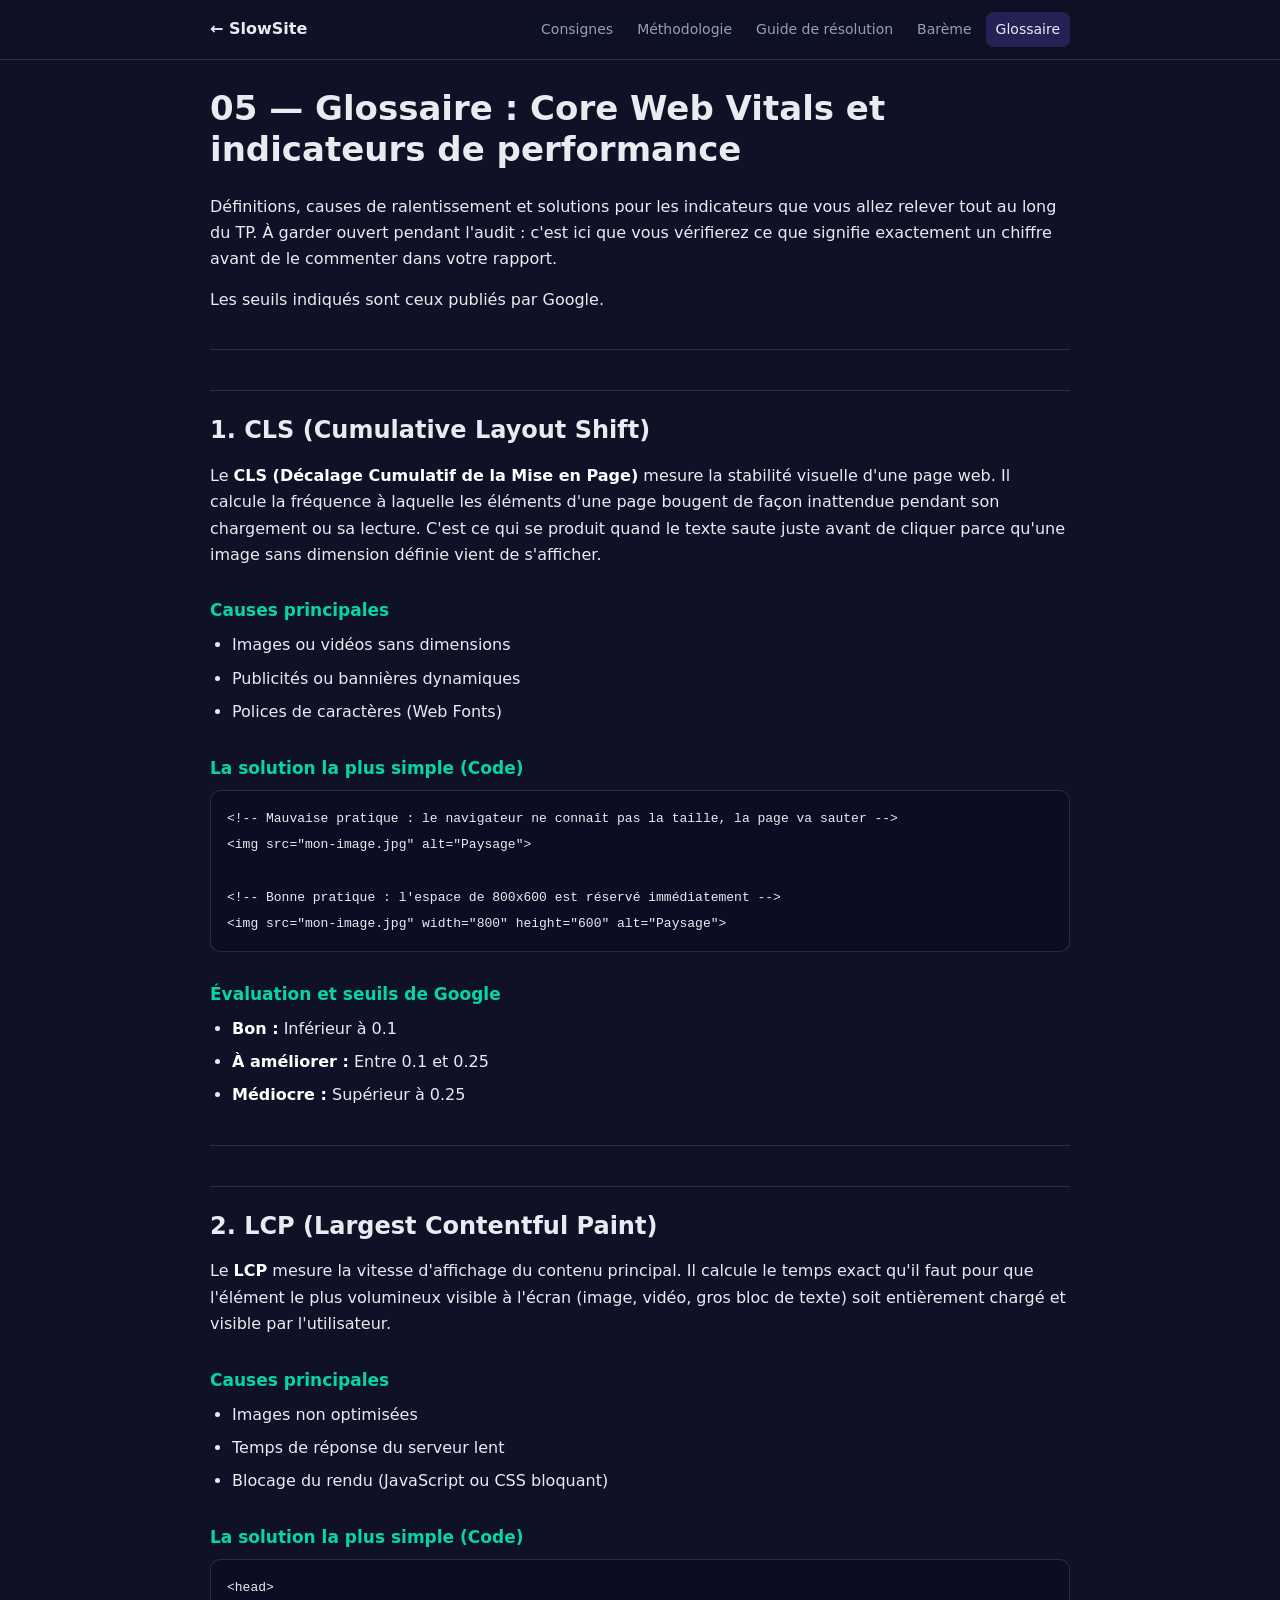
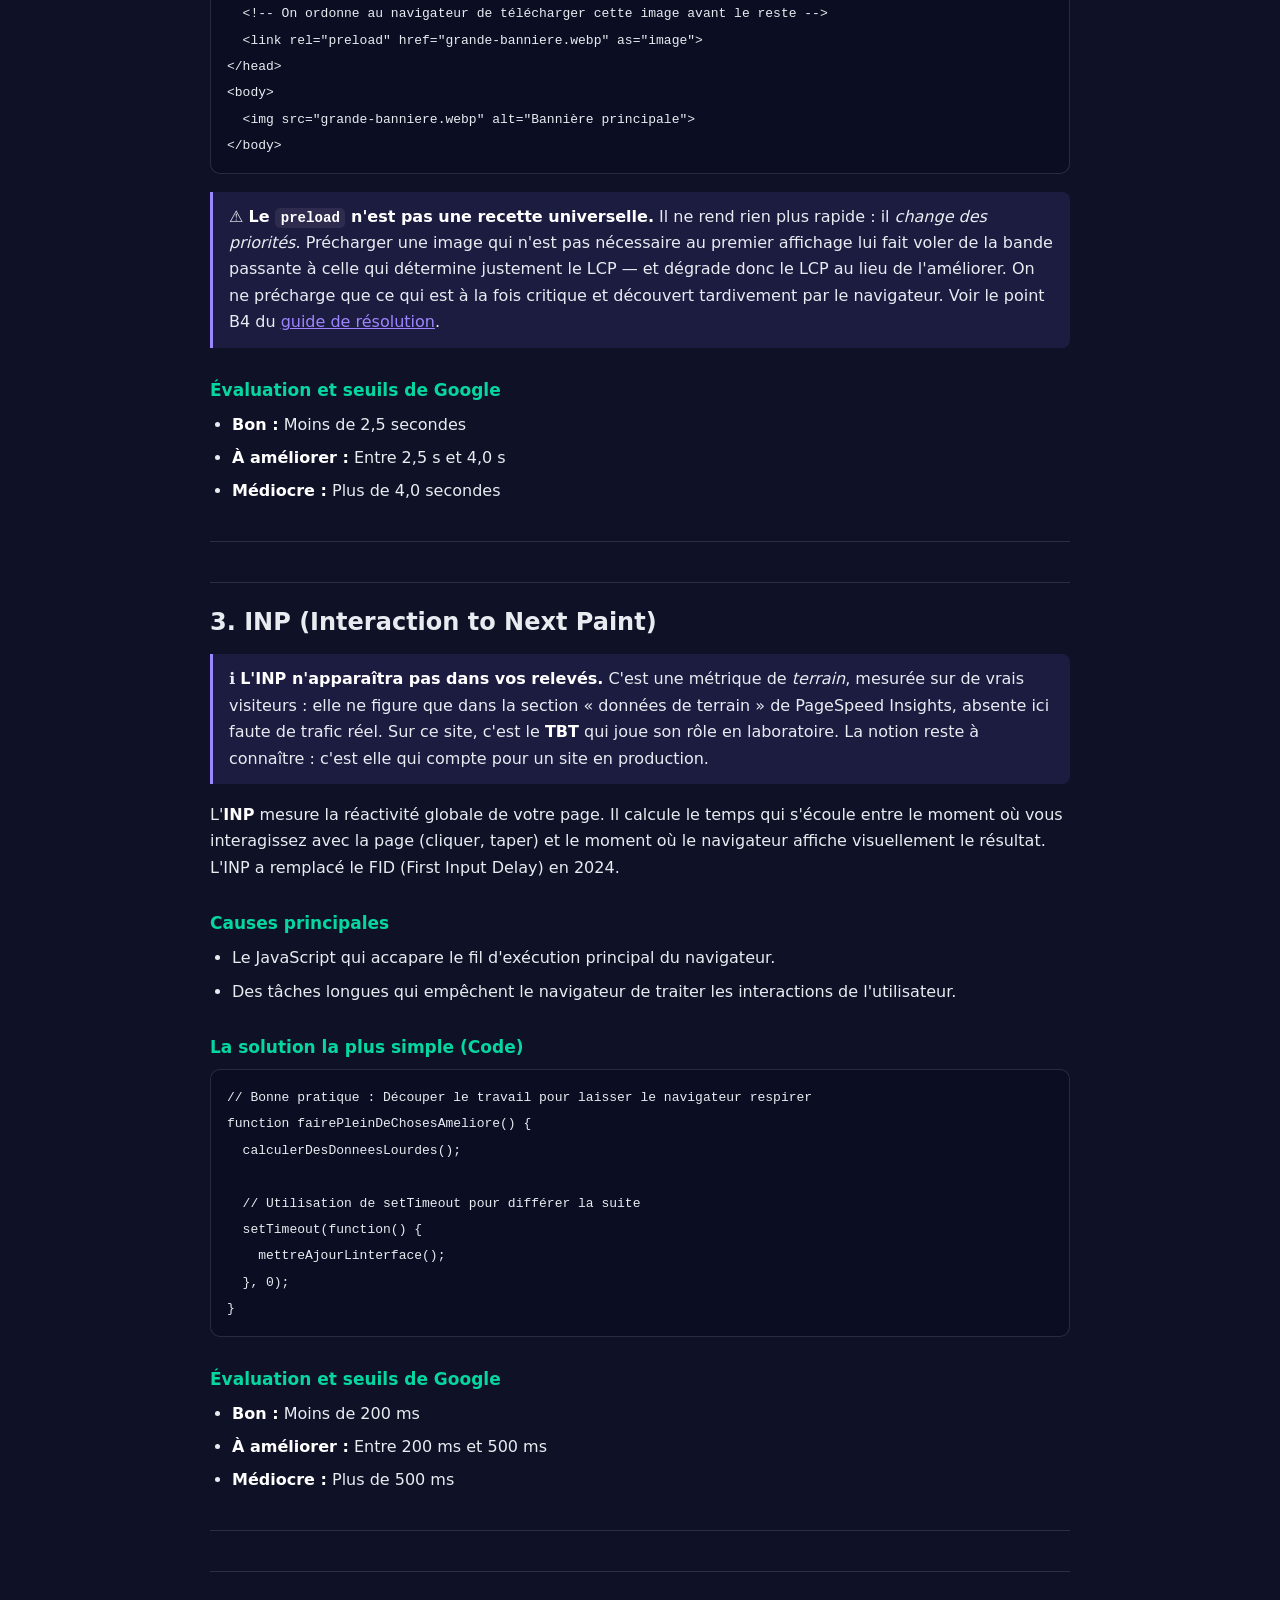
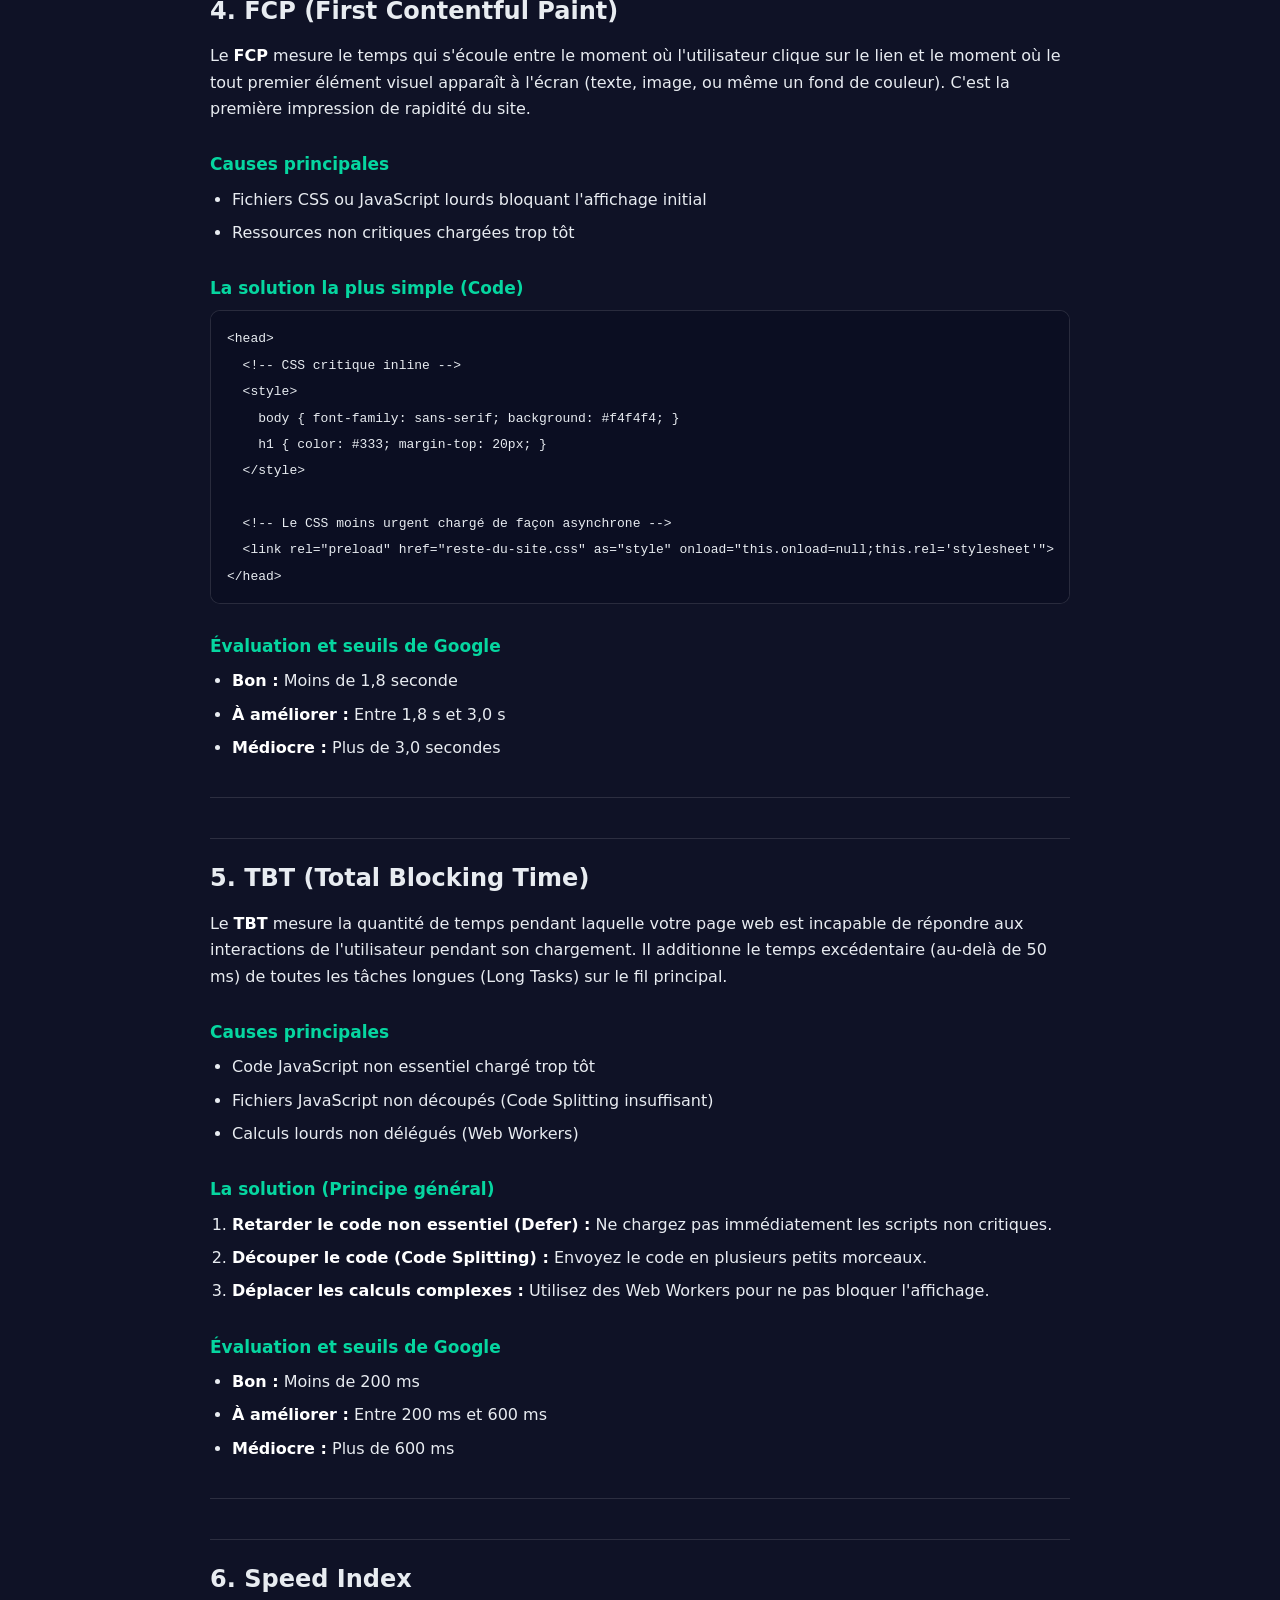
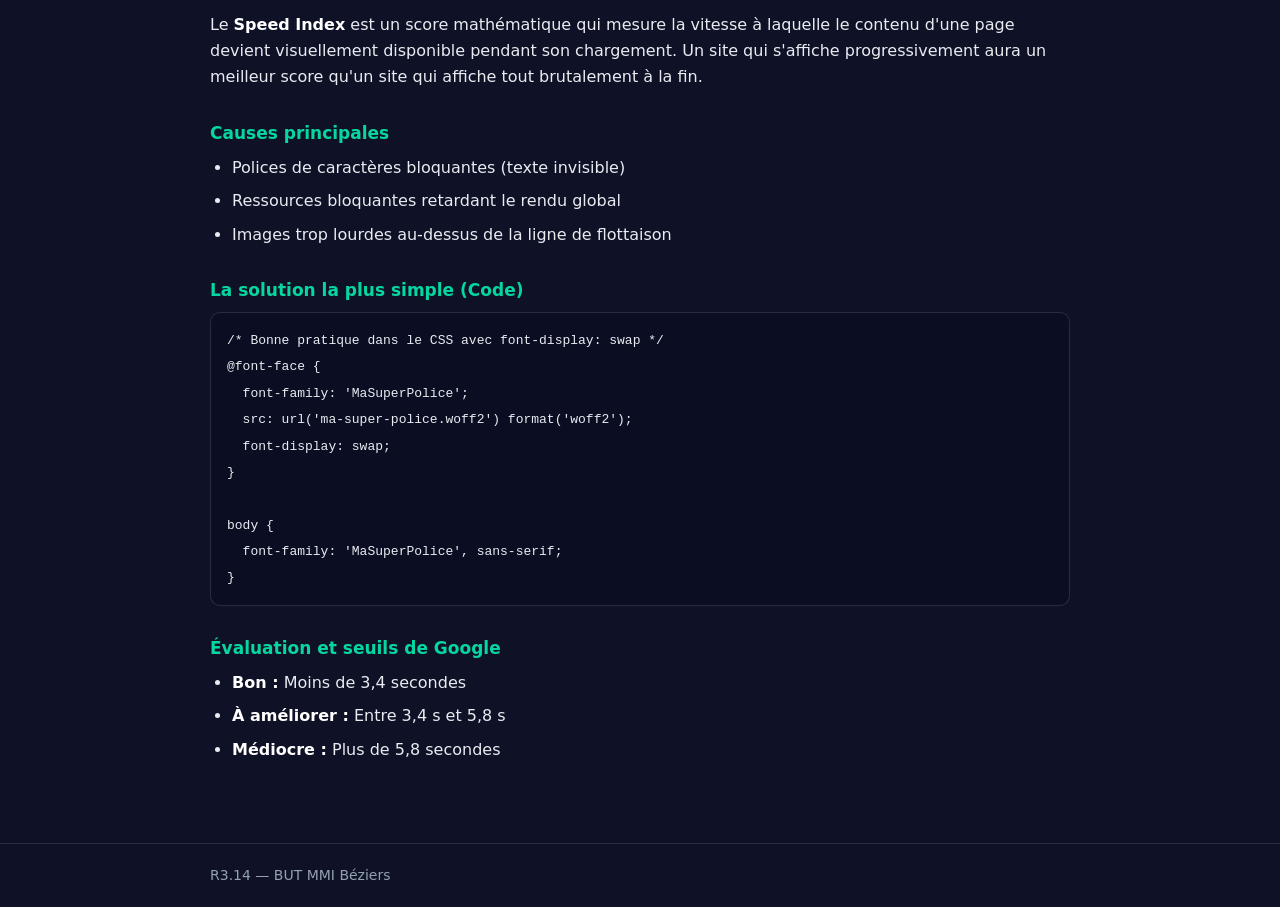
<file: glossaire.html>
<!DOCTYPE html>
<html lang="fr">
<head>
<meta charset="utf-8">
<meta name="viewport" content="width=device-width, initial-scale=1">
<title>Glossaire — TP R3.14</title>
<meta name="description" content="Définitions, causes de ralentissement et solutions pour les indicateurs que">
<link rel="stylesheet" href="css/docs.css">
</head>
<body>
<header class="docs-head">
  <div class="docs-wrap">
    <a class="docs-home" href="index.html">← SlowSite</a>
    <nav class="docs-nav"><a href="consignes.html">Consignes</a><a href="methodologie.html">Méthodologie</a><a href="guide.html">Guide de résolution</a><a href="bareme.html">Barème</a><a href="glossaire.html" class="on">Glossaire</a></nav>
  </div>
</header>
<main class="docs-wrap docs-body">
<h1>05 — Glossaire : Core Web Vitals et indicateurs de performance</h1>
<p>Définitions, causes de ralentissement et solutions pour les indicateurs que vous allez relever tout au long du TP. À garder ouvert pendant l'audit : c'est ici que vous vérifierez ce que signifie exactement un chiffre avant de le commenter dans votre rapport.</p>
<p>Les seuils indiqués sont ceux publiés par Google.</p>
<hr>
<h2>1. CLS (Cumulative Layout Shift)</h2>
<p>Le <strong>CLS (Décalage Cumulatif de la Mise en Page)</strong> mesure la stabilité visuelle d'une page web. Il calcule la fréquence à laquelle les éléments d'une page bougent de façon inattendue pendant son chargement ou sa lecture. C'est ce qui se produit quand le texte saute juste avant de cliquer parce qu'une image sans dimension définie vient de s'afficher.</p>
<h3>Causes principales</h3>
<ul><li>Images ou vidéos sans dimensions</li><li>Publicités ou bannières dynamiques</li><li>Polices de caractères (Web Fonts)</li></ul>
<h3>La solution la plus simple (Code)</h3>
<pre><code class="lang-html">&lt;!-- Mauvaise pratique : le navigateur ne connaît pas la taille, la page va sauter --&gt;
&lt;img src="mon-image.jpg" alt="Paysage"&gt;

&lt;!-- Bonne pratique : l'espace de 800x600 est réservé immédiatement --&gt;
&lt;img src="mon-image.jpg" width="800" height="600" alt="Paysage"&gt;</code></pre>
<h3>Évaluation et seuils de Google</h3>
<ul><li><strong>Bon :</strong> Inférieur à 0.1</li><li><strong>À améliorer :</strong> Entre 0.1 et 0.25</li><li><strong>Médiocre :</strong> Supérieur à 0.25</li></ul>
<hr>
<h2>2. LCP (Largest Contentful Paint)</h2>
<p>Le <strong>LCP</strong> mesure la vitesse d'affichage du contenu principal. Il calcule le temps exact qu'il faut pour que l'élément le plus volumineux visible à l'écran (image, vidéo, gros bloc de texte) soit entièrement chargé et visible par l'utilisateur.</p>
<h3>Causes principales</h3>
<ul><li>Images non optimisées</li><li>Temps de réponse du serveur lent</li><li>Blocage du rendu (JavaScript ou CSS bloquant)</li></ul>
<h3>La solution la plus simple (Code)</h3>
<pre><code class="lang-html">&lt;head&gt;
  &lt;!-- On ordonne au navigateur de télécharger cette image avant le reste --&gt;
  &lt;link rel="preload" href="grande-banniere.webp" as="image"&gt;
&lt;/head&gt;
&lt;body&gt;
  &lt;img src="grande-banniere.webp" alt="Bannière principale"&gt;
&lt;/body&gt;</code></pre>
<blockquote><p>⚠️ <strong>Le <code>preload</code> n'est pas une recette universelle.</strong> Il ne rend rien plus rapide : il <em>change des priorités</em>. Précharger une image qui n'est pas nécessaire au premier affichage lui fait voler de la bande passante à celle qui détermine justement le LCP — et dégrade donc le LCP au lieu de l'améliorer. On ne précharge que ce qui est à la fois critique et découvert tardivement par le navigateur. Voir le point B4 du <a href="guide.html">guide de résolution</a>.</p></blockquote>
<h3>Évaluation et seuils de Google</h3>
<ul><li><strong>Bon :</strong> Moins de 2,5 secondes</li><li><strong>À améliorer :</strong> Entre 2,5 s et 4,0 s</li><li><strong>Médiocre :</strong> Plus de 4,0 secondes</li></ul>
<hr>
<h2>3. INP (Interaction to Next Paint)</h2>
<blockquote><p>ℹ️ <strong>L'INP n'apparaîtra pas dans vos relevés.</strong> C'est une métrique de <em>terrain</em>, mesurée sur de vrais visiteurs : elle ne figure que dans la section « données de terrain » de PageSpeed Insights, absente ici faute de trafic réel. Sur ce site, c'est le <strong>TBT</strong> qui joue son rôle en laboratoire. La notion reste à connaître : c'est elle qui compte pour un site en production.</p></blockquote>
<p>L'<strong>INP</strong> mesure la réactivité globale de votre page. Il calcule le temps qui s'écoule entre le moment où vous interagissez avec la page (cliquer, taper) et le moment où le navigateur affiche visuellement le résultat. L'INP a remplacé le FID (First Input Delay) en 2024.</p>
<h3>Causes principales</h3>
<ul><li>Le JavaScript qui accapare le fil d'exécution principal du navigateur.</li><li>Des tâches longues qui empêchent le navigateur de traiter les interactions de l'utilisateur.</li></ul>
<h3>La solution la plus simple (Code)</h3>
<pre><code class="lang-javascript">// Bonne pratique : Découper le travail pour laisser le navigateur respirer
function fairePleinDeChosesAmeliore() {
  calculerDesDonneesLourdes(); 
  
  // Utilisation de setTimeout pour différer la suite
  setTimeout(function() {
    mettreAjourLinterface();
  }, 0); 
}</code></pre>
<h3>Évaluation et seuils de Google</h3>
<ul><li><strong>Bon :</strong> Moins de 200 ms</li><li><strong>À améliorer :</strong> Entre 200 ms et 500 ms</li><li><strong>Médiocre :</strong> Plus de 500 ms</li></ul>
<hr>
<h2>4. FCP (First Contentful Paint)</h2>
<p>Le <strong>FCP</strong> mesure le temps qui s'écoule entre le moment où l'utilisateur clique sur le lien et le moment où le tout premier élément visuel apparaît à l'écran (texte, image, ou même un fond de couleur). C'est la première impression de rapidité du site.</p>
<h3>Causes principales</h3>
<ul><li>Fichiers CSS ou JavaScript lourds bloquant l'affichage initial</li><li>Ressources non critiques chargées trop tôt</li></ul>
<h3>La solution la plus simple (Code)</h3>
<pre><code class="lang-html">&lt;head&gt;
  &lt;!-- CSS critique inline --&gt;
  &lt;style&gt;
    body { font-family: sans-serif; background: #f4f4f4; }
    h1 { color: #333; margin-top: 20px; }
  &lt;/style&gt;

  &lt;!-- Le CSS moins urgent chargé de façon asynchrone --&gt;
  &lt;link rel="preload" href="reste-du-site.css" as="style" onload="this.onload=null;this.rel='stylesheet'"&gt;
&lt;/head&gt;</code></pre>
<h3>Évaluation et seuils de Google</h3>
<ul><li><strong>Bon :</strong> Moins de 1,8 seconde</li><li><strong>À améliorer :</strong> Entre 1,8 s et 3,0 s</li><li><strong>Médiocre :</strong> Plus de 3,0 secondes</li></ul>
<hr>
<h2>5. TBT (Total Blocking Time)</h2>
<p>Le <strong>TBT</strong> mesure la quantité de temps pendant laquelle votre page web est incapable de répondre aux interactions de l'utilisateur pendant son chargement. Il additionne le temps excédentaire (au-delà de 50 ms) de toutes les tâches longues (Long Tasks) sur le fil principal.</p>
<h3>Causes principales</h3>
<ul><li>Code JavaScript non essentiel chargé trop tôt</li><li>Fichiers JavaScript non découpés (Code Splitting insuffisant)</li><li>Calculs lourds non délégués (Web Workers)</li></ul>
<h3>La solution (Principe général)</h3>
<ol><li><strong>Retarder le code non essentiel (Defer) :</strong> Ne chargez pas immédiatement les scripts non critiques.</li><li><strong>Découper le code (Code Splitting) :</strong> Envoyez le code en plusieurs petits morceaux.</li><li><strong>Déplacer les calculs complexes :</strong> Utilisez des Web Workers pour ne pas bloquer l'affichage.</li></ol>
<h3>Évaluation et seuils de Google</h3>
<ul><li><strong>Bon :</strong> Moins de 200 ms</li><li><strong>À améliorer :</strong> Entre 200 ms et 600 ms</li><li><strong>Médiocre :</strong> Plus de 600 ms</li></ul>
<hr>
<h2>6. Speed Index</h2>
<p>Le <strong>Speed Index</strong> est un score mathématique qui mesure la vitesse à laquelle le contenu d'une page devient visuellement disponible pendant son chargement. Un site qui s'affiche progressivement aura un meilleur score qu'un site qui affiche tout brutalement à la fin.</p>
<h3>Causes principales</h3>
<ul><li>Polices de caractères bloquantes (texte invisible)</li><li>Ressources bloquantes retardant le rendu global</li><li>Images trop lourdes au-dessus de la ligne de flottaison</li></ul>
<h3>La solution la plus simple (Code)</h3>
<pre><code class="lang-css">/* Bonne pratique dans le CSS avec font-display: swap */
@font-face {
  font-family: 'MaSuperPolice';
  src: url('ma-super-police.woff2') format('woff2');
  font-display: swap; 
}

body {
  font-family: 'MaSuperPolice', sans-serif;
}</code></pre>
<h3>Évaluation et seuils de Google</h3>
<ul><li><strong>Bon :</strong> Moins de 3,4 secondes</li><li><strong>À améliorer :</strong> Entre 3,4 s et 5,8 s</li><li><strong>Médiocre :</strong> Plus de 5,8 secondes</li></ul>
</main>
<footer class="docs-foot">
  <div class="docs-wrap">R3.14 — BUT MMI Béziers</div>
</footer>
</body>
</html>
</file>
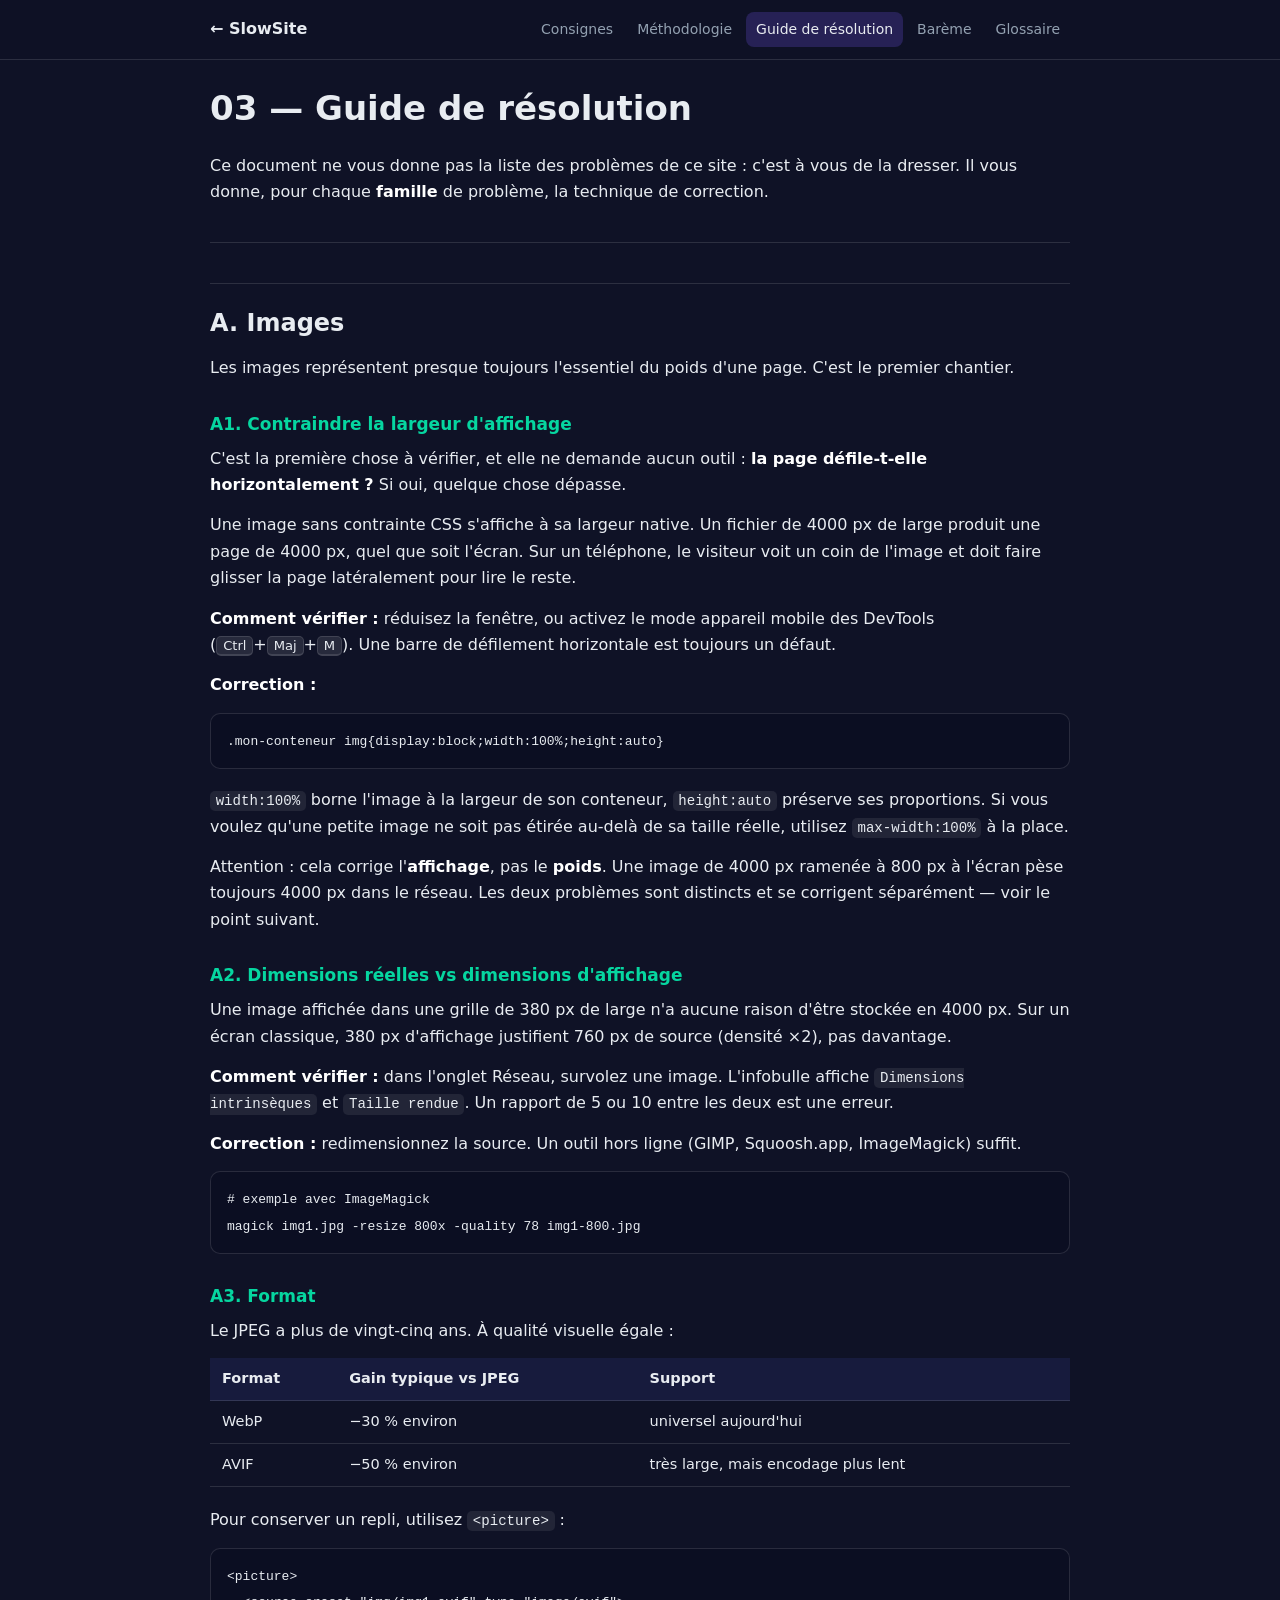
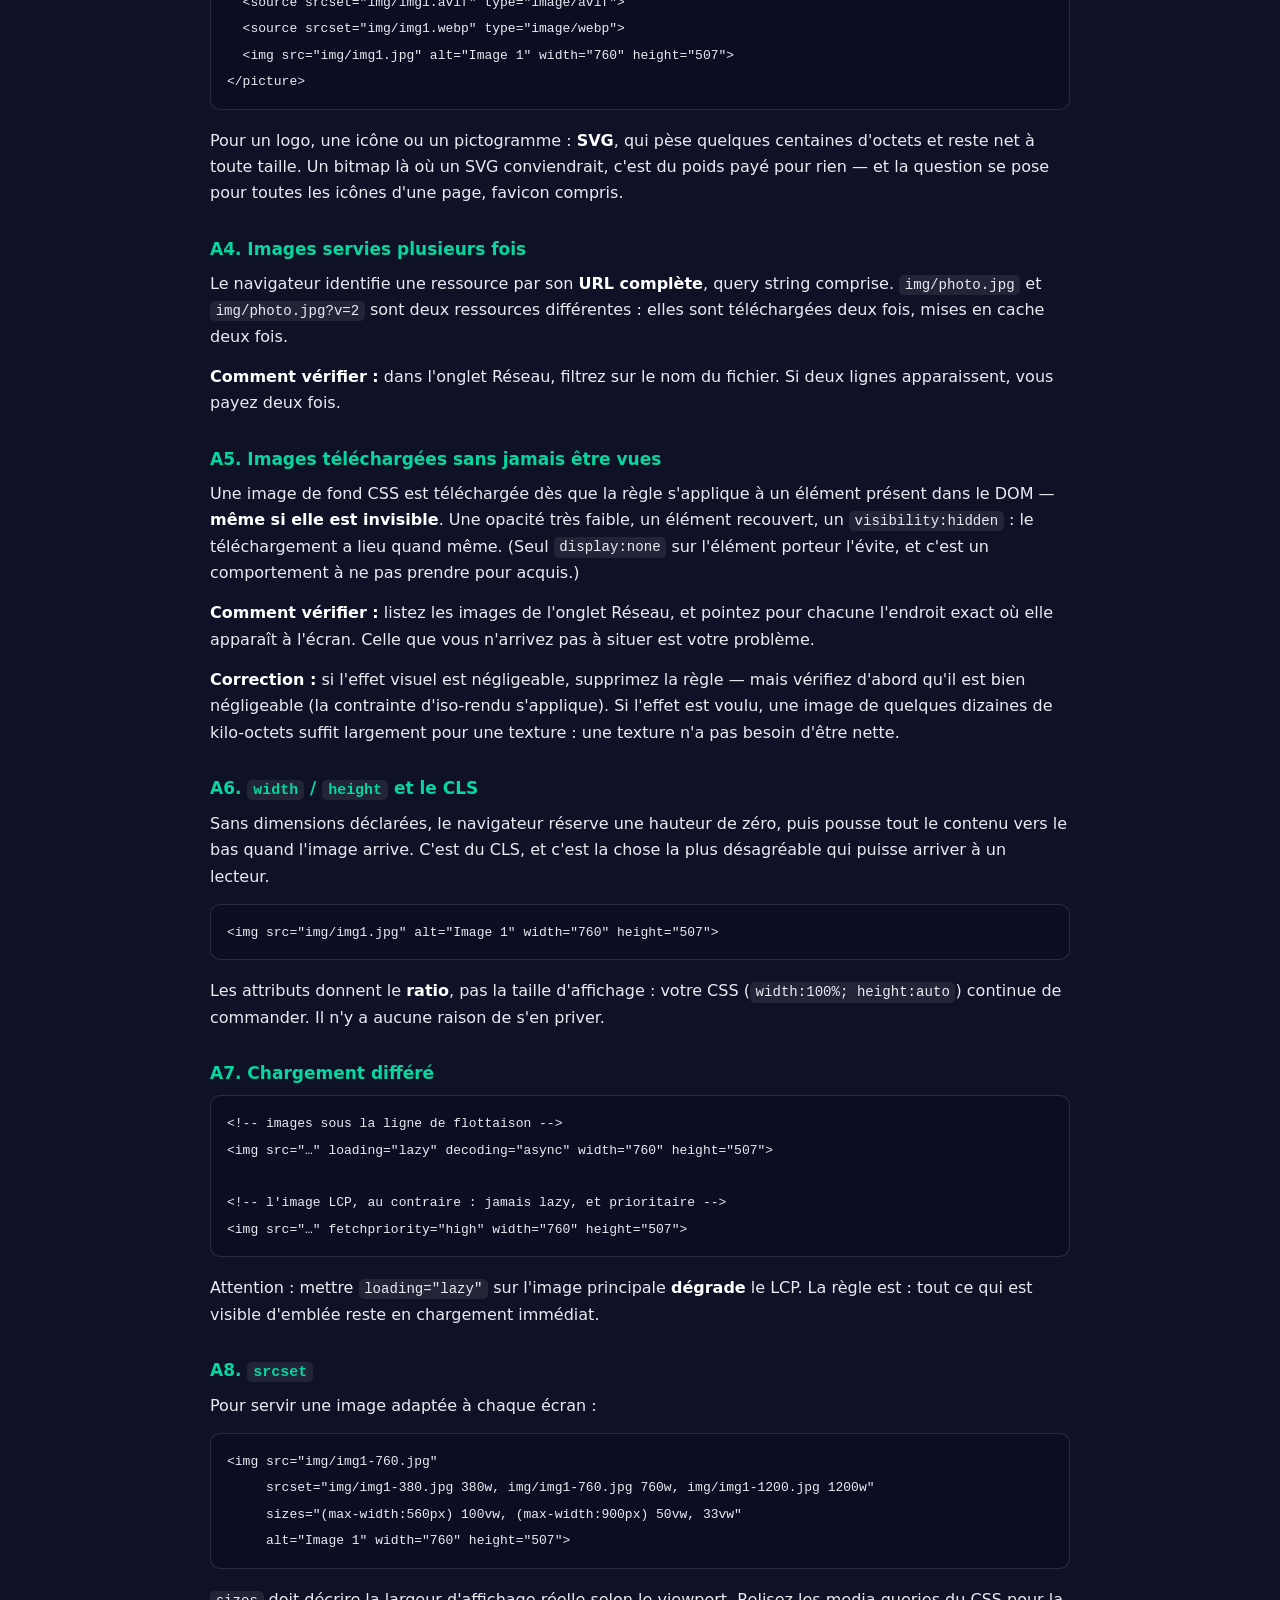
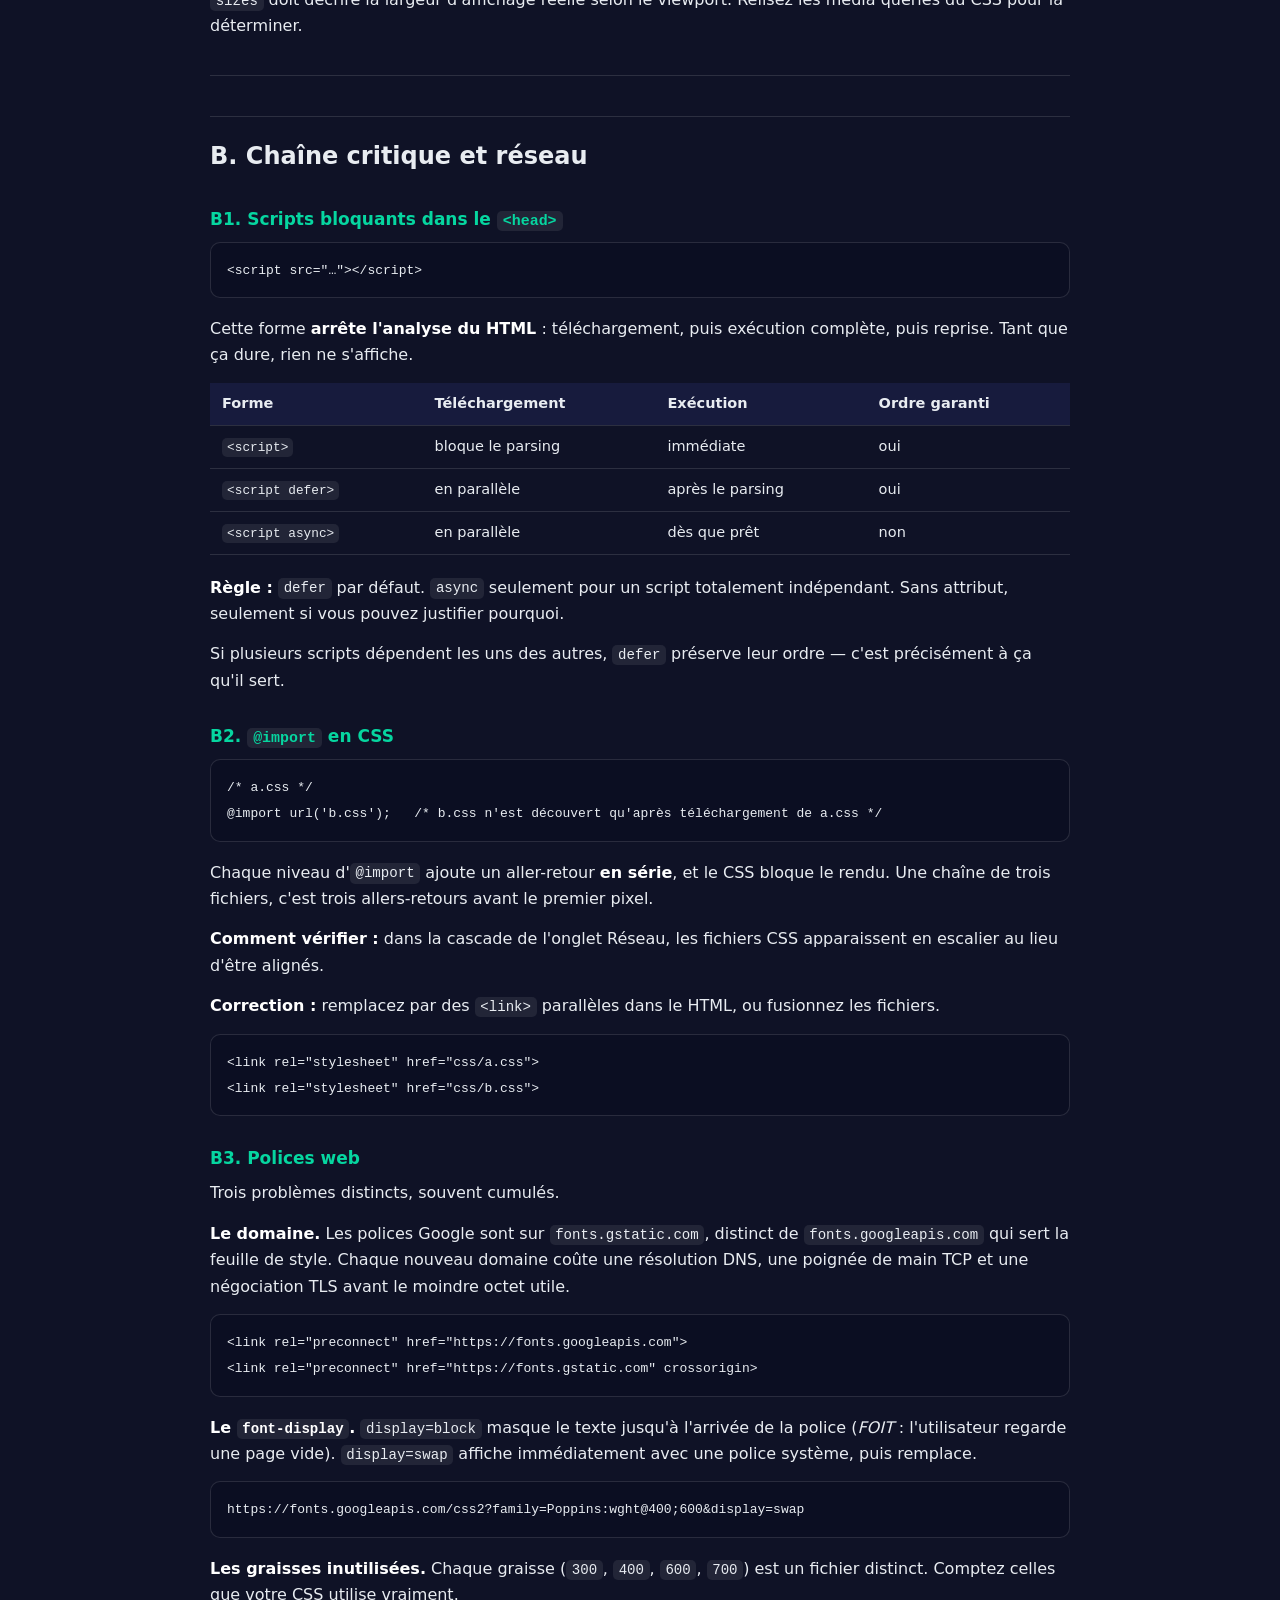
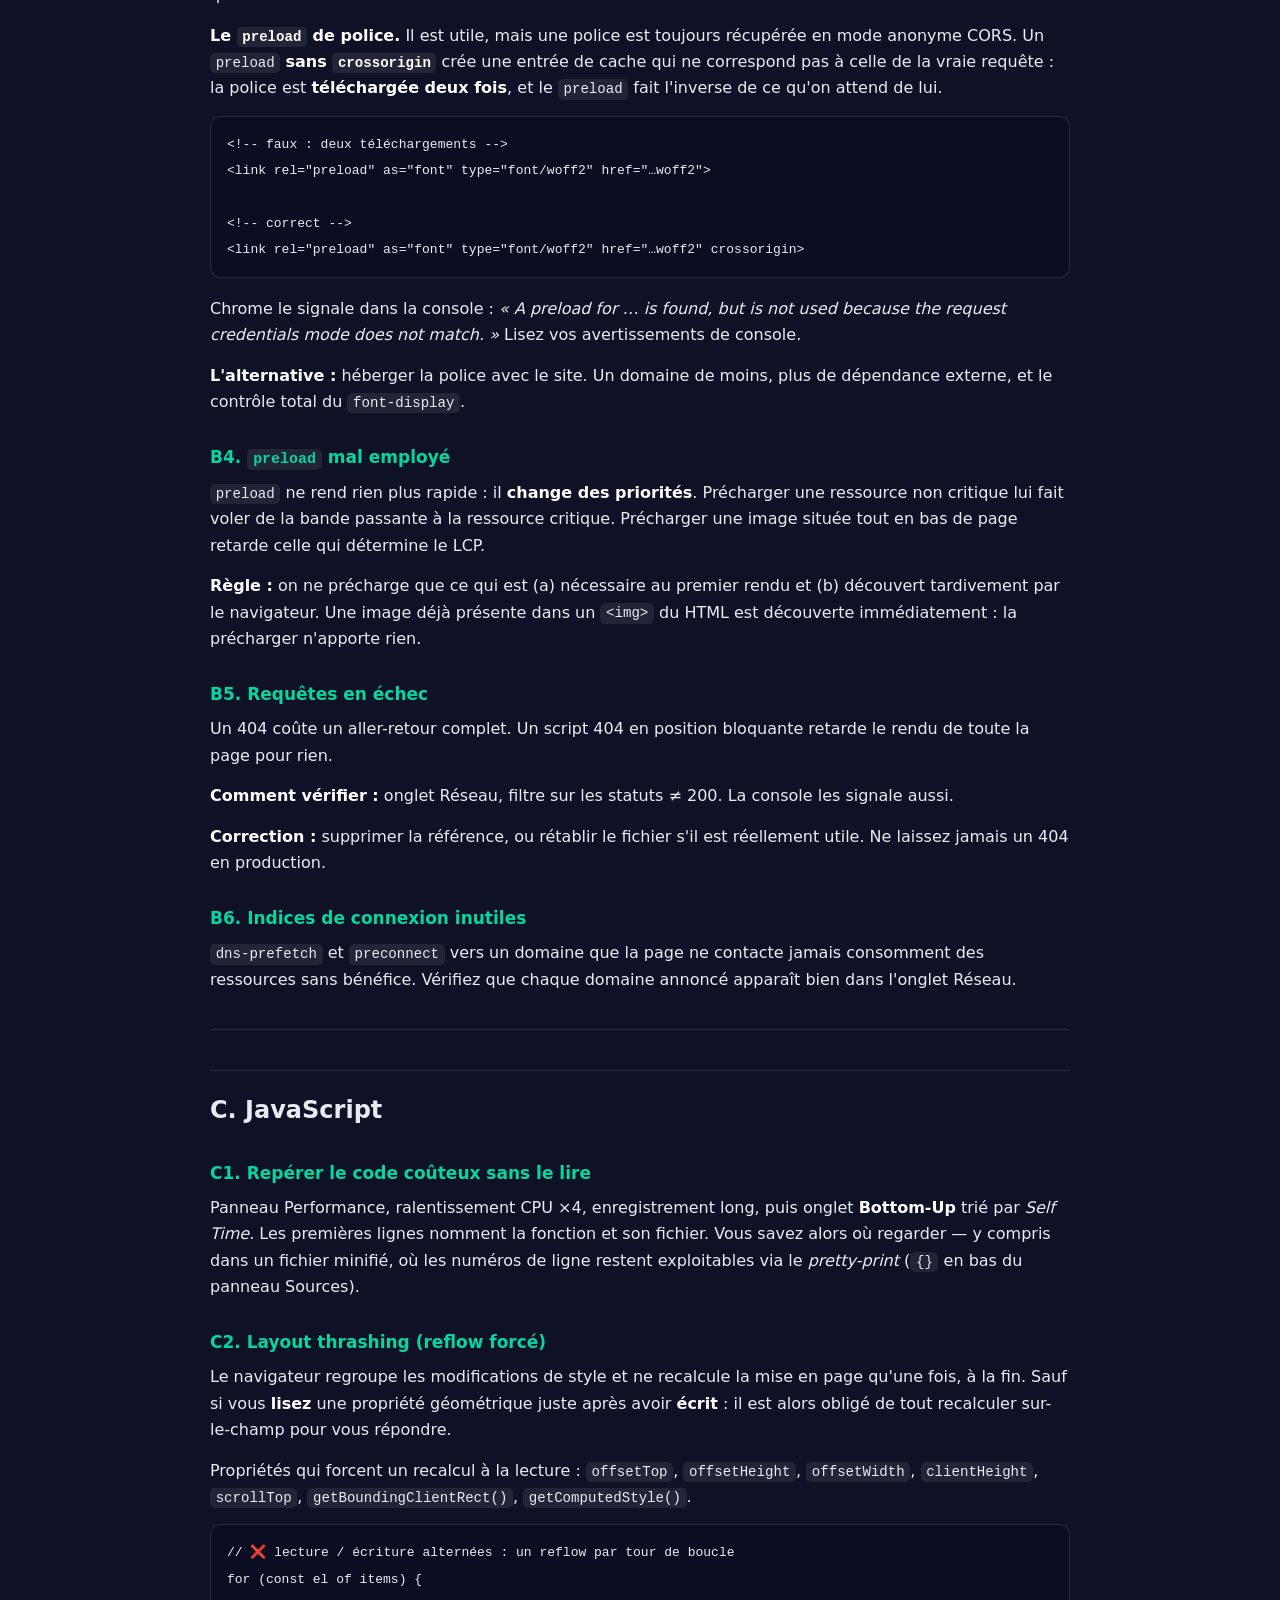
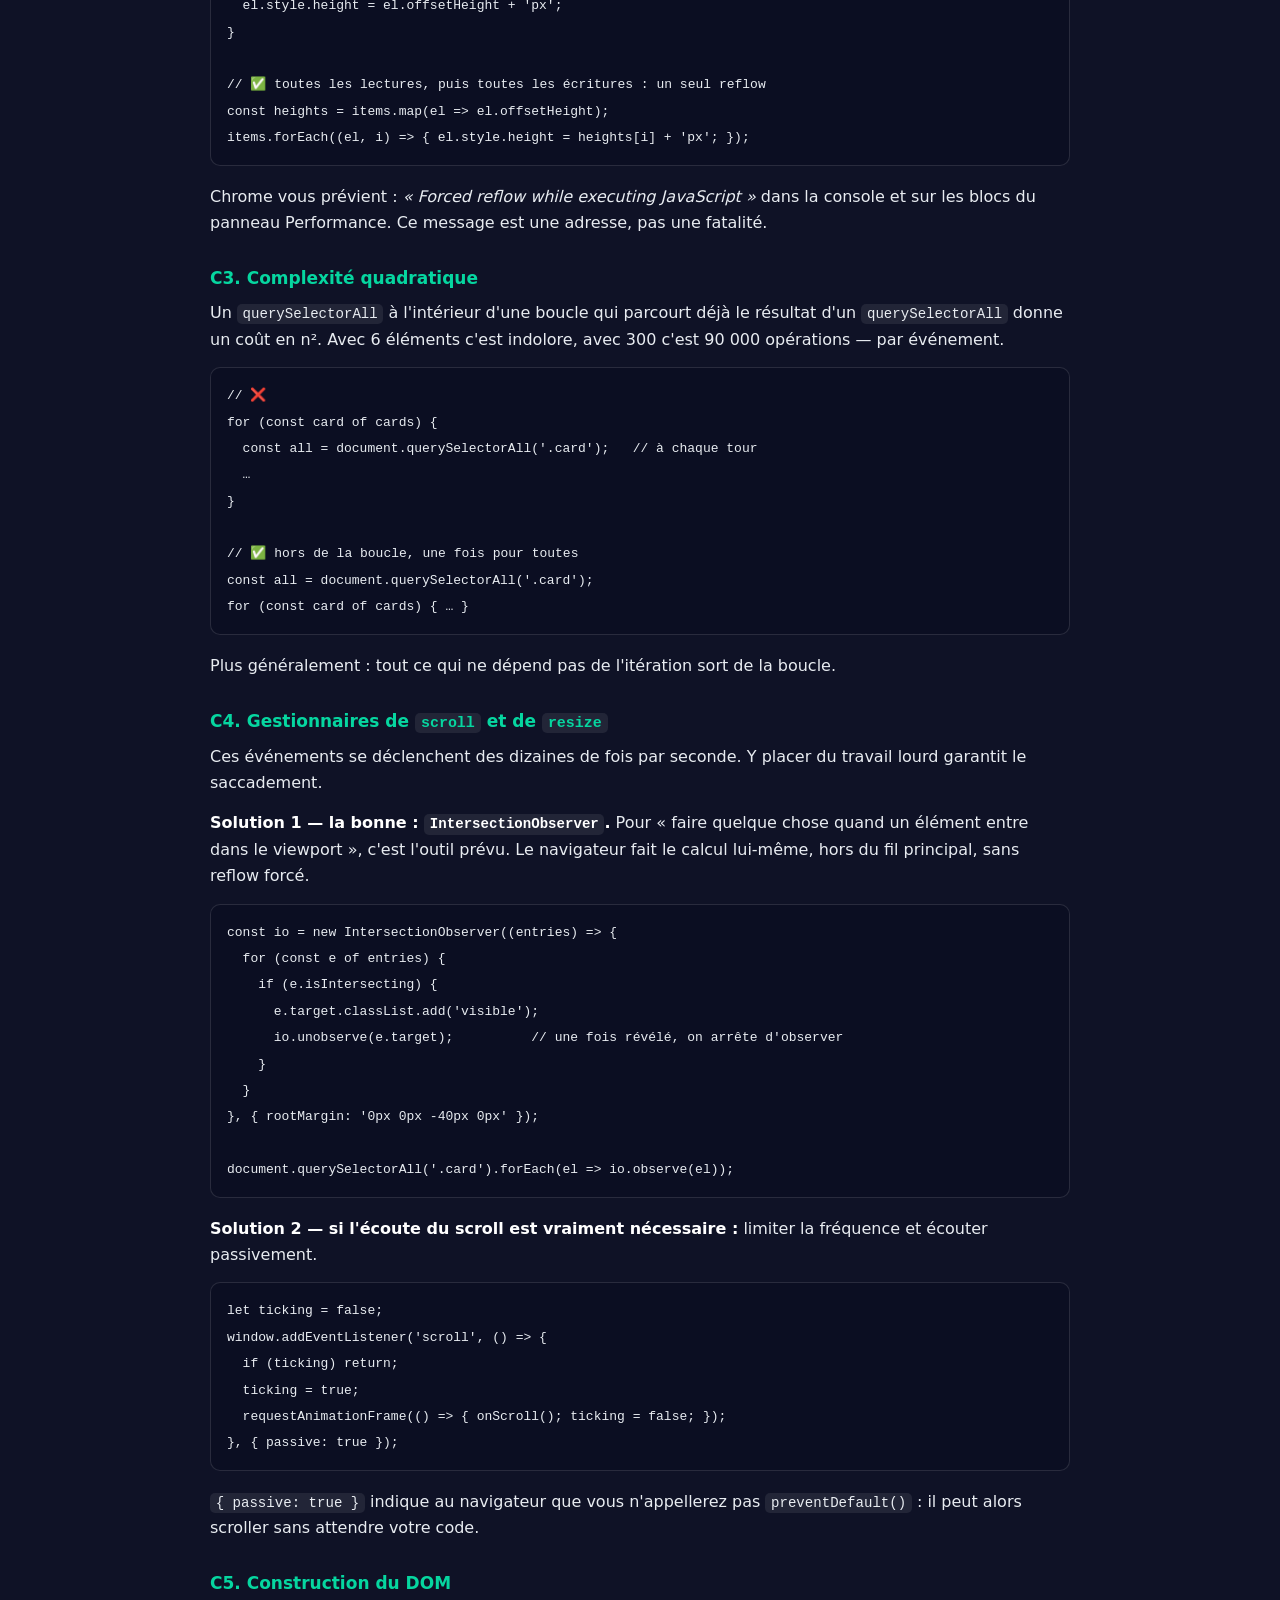
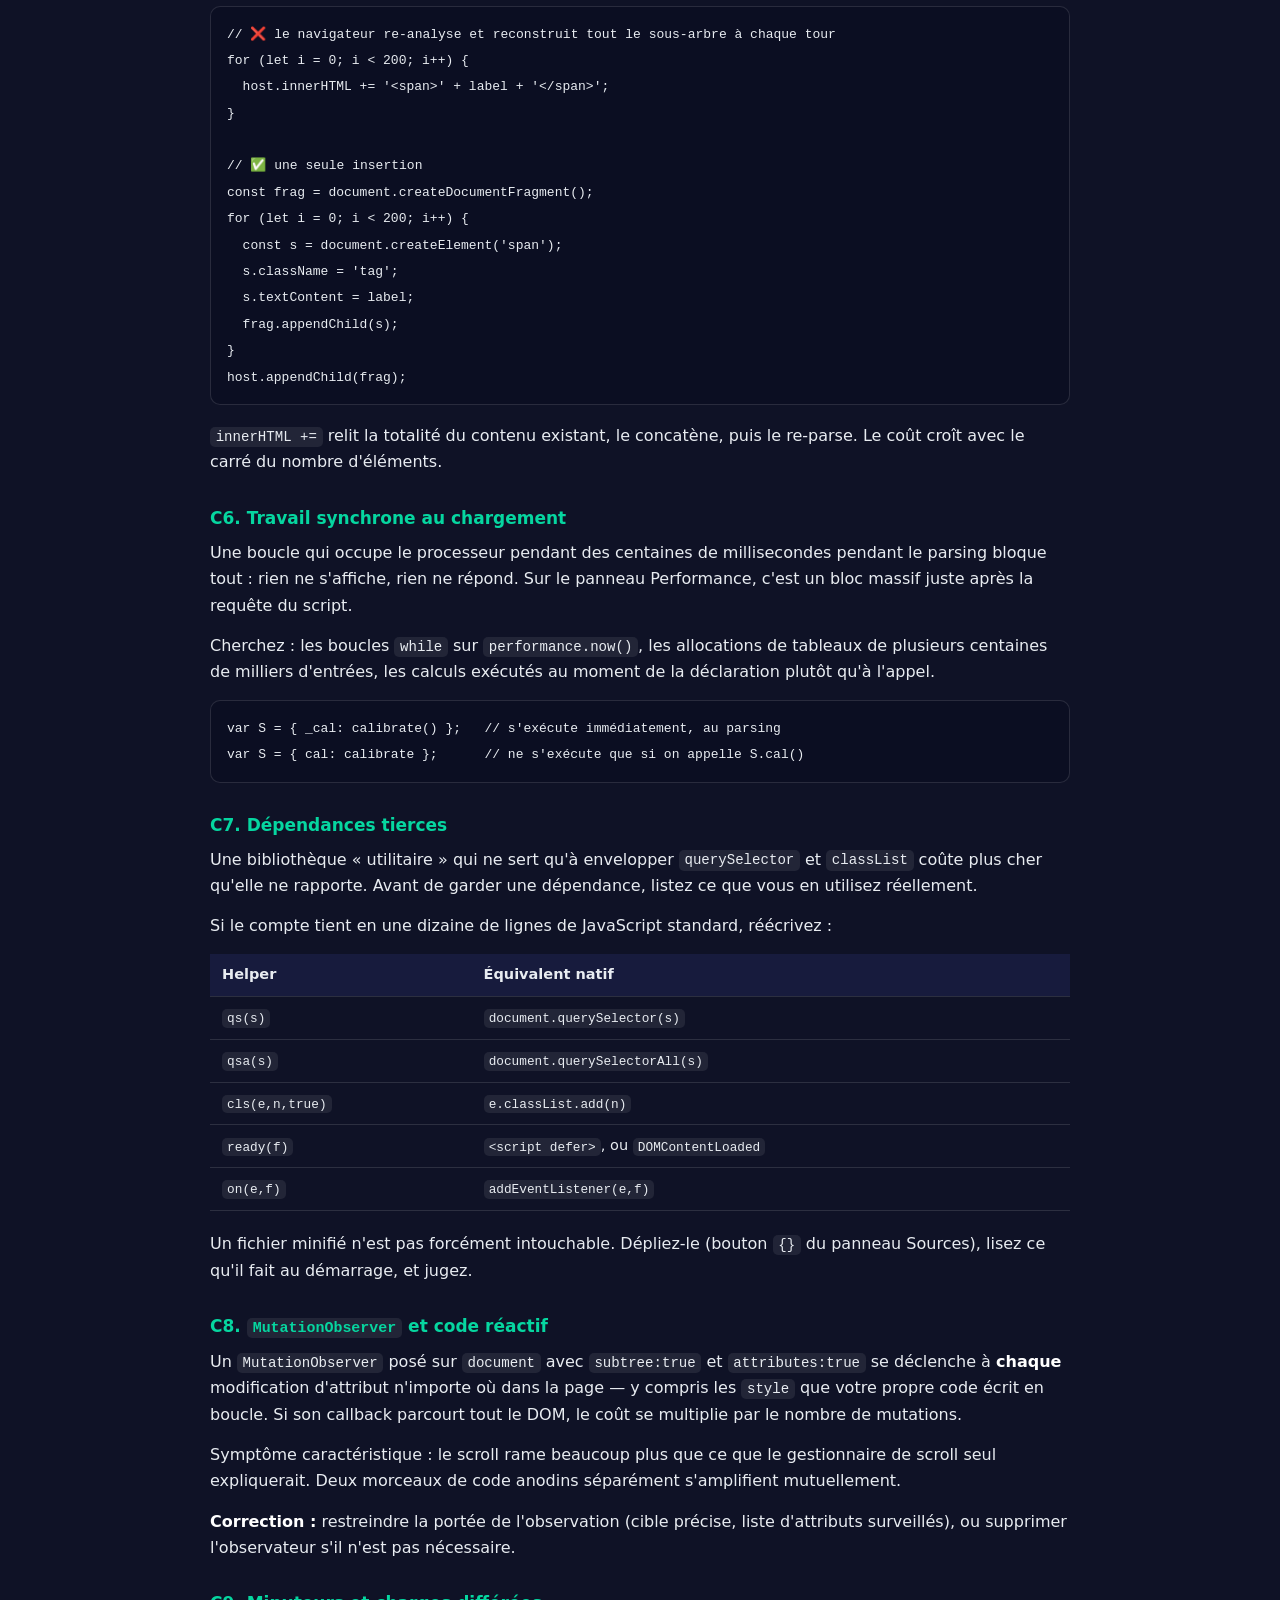
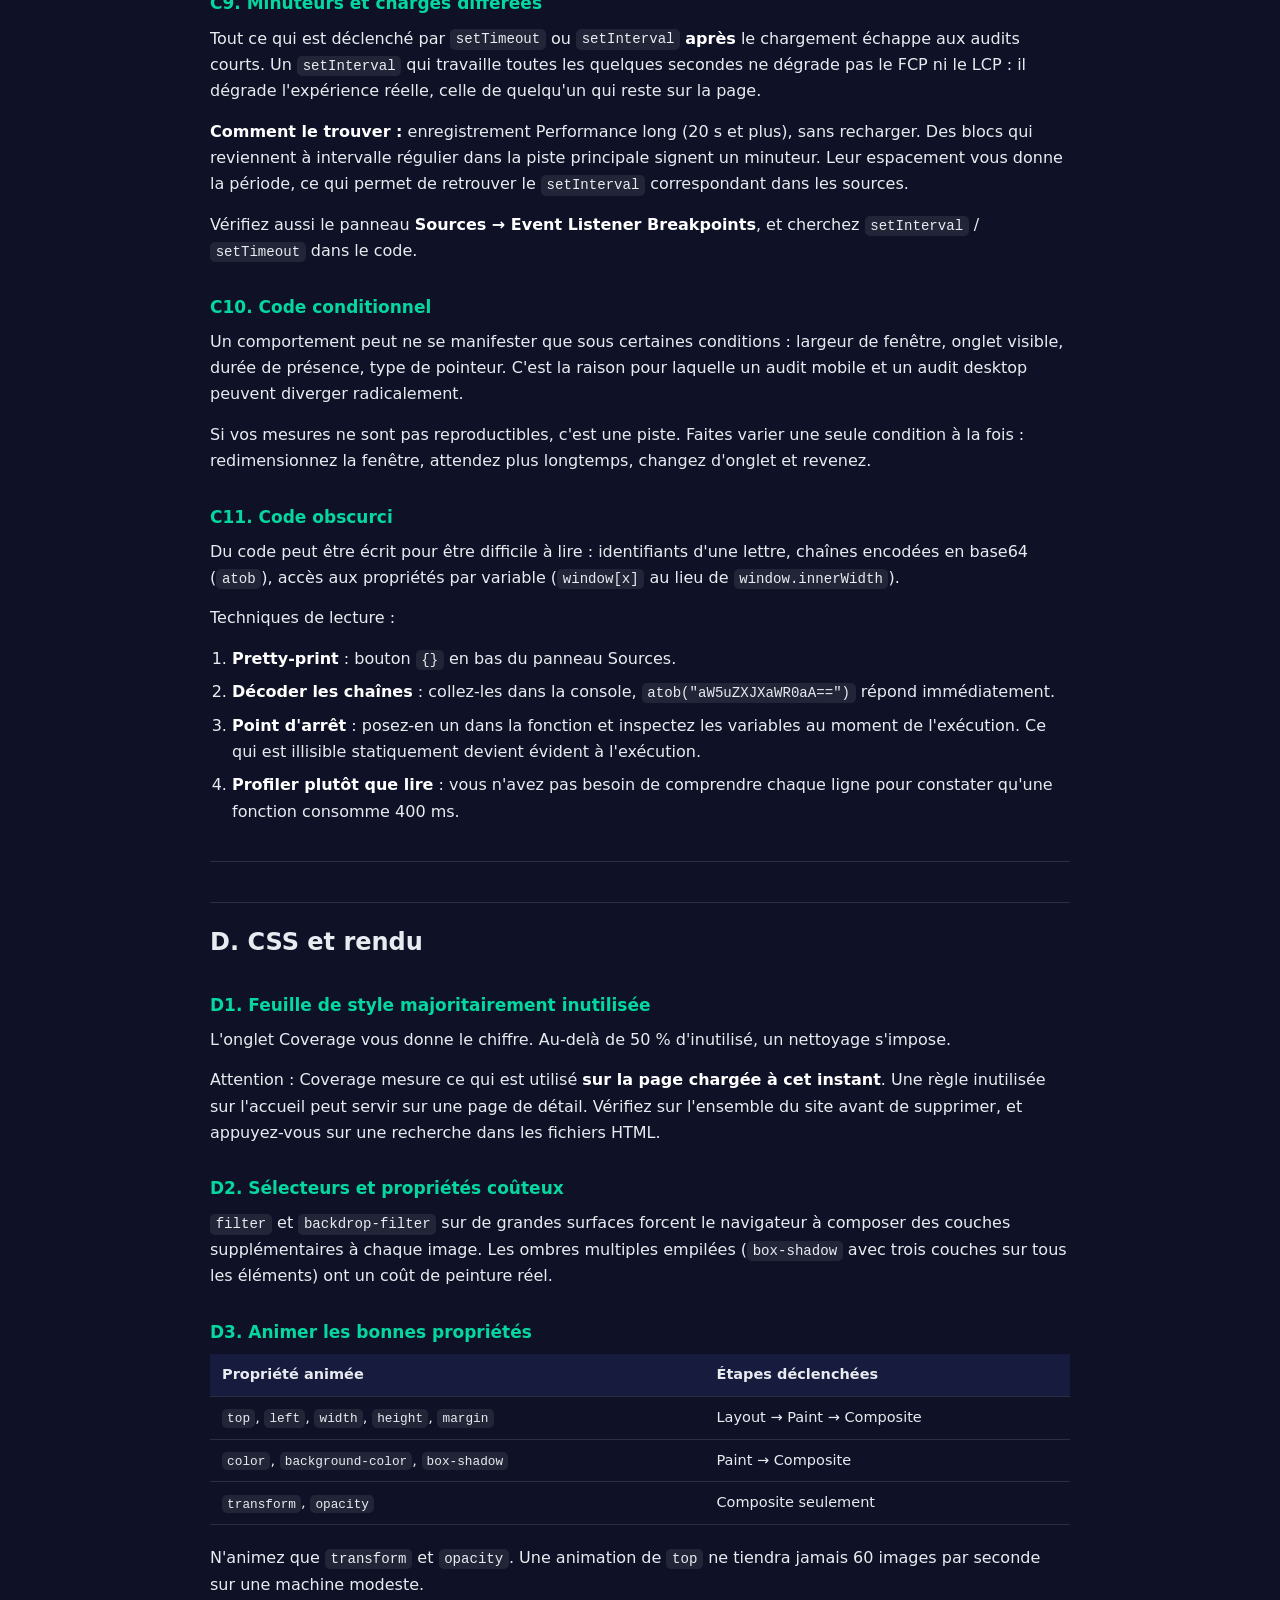
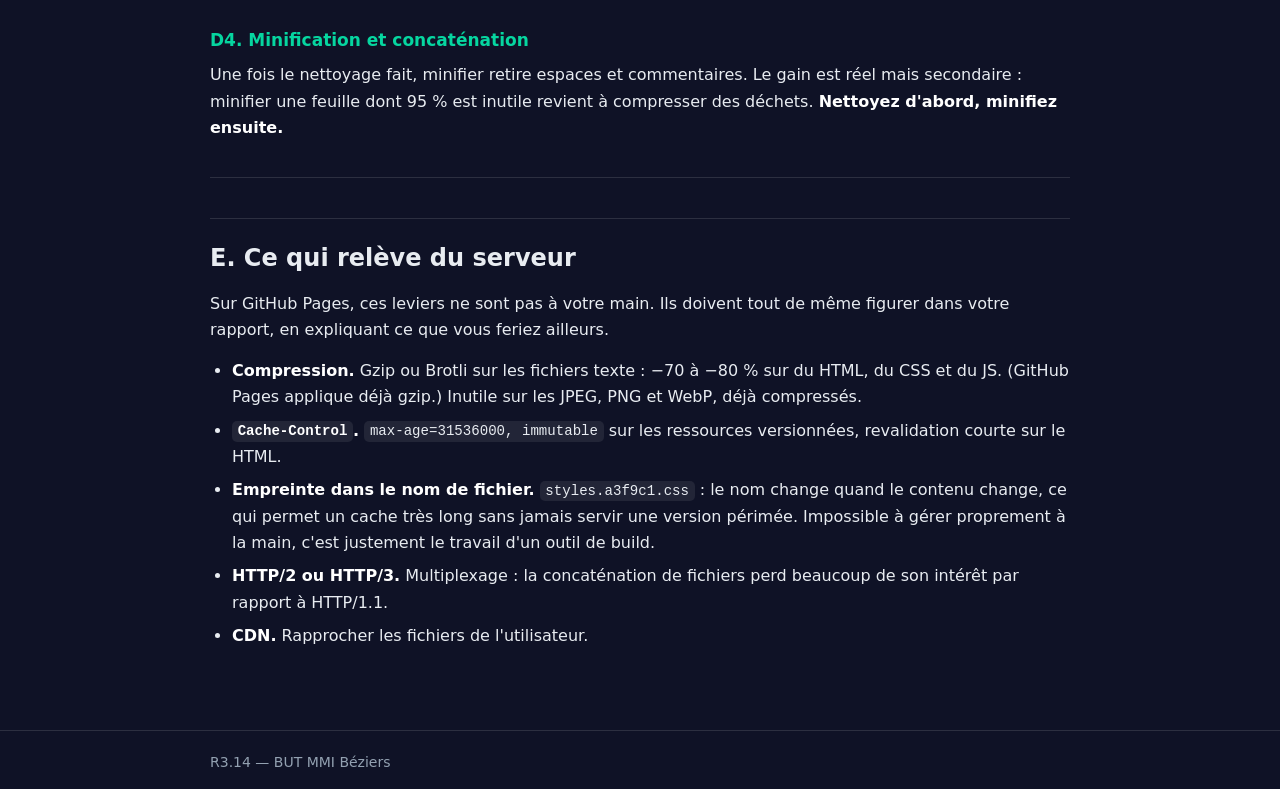
<file: guide.html>
<!DOCTYPE html>
<html lang="fr">
<head>
<meta charset="utf-8">
<meta name="viewport" content="width=device-width, initial-scale=1">
<title>Guide de résolution — TP R3.14</title>
<meta name="description" content="Ce document ne vous donne pas la liste des problèmes de ce site : c&#x27;est à vous">
<link rel="stylesheet" href="css/docs.css">
</head>
<body>
<header class="docs-head">
  <div class="docs-wrap">
    <a class="docs-home" href="index.html">← SlowSite</a>
    <nav class="docs-nav"><a href="consignes.html">Consignes</a><a href="methodologie.html">Méthodologie</a><a href="guide.html" class="on">Guide de résolution</a><a href="bareme.html">Barème</a><a href="glossaire.html">Glossaire</a></nav>
  </div>
</header>
<main class="docs-wrap docs-body">
<h1>03 — Guide de résolution</h1>
<p>Ce document ne vous donne pas la liste des problèmes de ce site : c'est à vous de la dresser. Il vous donne, pour chaque <strong>famille</strong> de problème, la technique de correction.</p>
<hr>
<h2>A. Images</h2>
<p>Les images représentent presque toujours l'essentiel du poids d'une page. C'est le premier chantier.</p>
<h3>A1. Contraindre la largeur d'affichage</h3>
<p>C'est la première chose à vérifier, et elle ne demande aucun outil : <strong>la page défile-t-elle horizontalement ?</strong> Si oui, quelque chose dépasse.</p>
<p>Une image sans contrainte CSS s'affiche à sa largeur native. Un fichier de 4000 px de large produit une page de 4000 px, quel que soit l'écran. Sur un téléphone, le visiteur voit un coin de l'image et doit faire glisser la page latéralement pour lire le reste.</p>
<p><strong>Comment vérifier :</strong> réduisez la fenêtre, ou activez le mode appareil mobile des DevTools (<kbd>Ctrl</kbd>+<kbd>Maj</kbd>+<kbd>M</kbd>). Une barre de défilement horizontale est toujours un défaut.</p>
<p><strong>Correction :</strong></p>
<pre><code class="lang-css">.mon-conteneur img{display:block;width:100%;height:auto}</code></pre>
<p><code>width:100%</code> borne l'image à la largeur de son conteneur, <code>height:auto</code> préserve ses proportions. Si vous voulez qu'une petite image ne soit pas étirée au-delà de sa taille réelle, utilisez <code>max-width:100%</code> à la place.</p>
<p>Attention : cela corrige l'<strong>affichage</strong>, pas le <strong>poids</strong>. Une image de 4000 px ramenée à 800 px à l'écran pèse toujours 4000 px dans le réseau. Les deux problèmes sont distincts et se corrigent séparément — voir le point suivant.</p>
<h3>A2. Dimensions réelles vs dimensions d'affichage</h3>
<p>Une image affichée dans une grille de 380 px de large n'a aucune raison d'être stockée en 4000 px. Sur un écran classique, 380 px d'affichage justifient 760 px de source (densité ×2), pas davantage.</p>
<p><strong>Comment vérifier :</strong> dans l'onglet Réseau, survolez une image. L'infobulle affiche <code>Dimensions intrinsèques</code> et <code>Taille rendue</code>. Un rapport de 5 ou 10 entre les deux est une erreur.</p>
<p><strong>Correction :</strong> redimensionnez la source. Un outil hors ligne (GIMP, Squoosh.app, ImageMagick) suffit.</p>
<pre><code class="lang-bash"># exemple avec ImageMagick
magick img1.jpg -resize 800x -quality 78 img1-800.jpg</code></pre>
<h3>A3. Format</h3>
<p>Le JPEG a plus de vingt-cinq ans. À qualité visuelle égale :</p>
<div class="docs-table"><table>
<thead><tr><th>Format</th><th>Gain typique vs JPEG</th><th>Support</th></tr></thead>
<tbody>
<tr><td>WebP</td><td>−30 % environ</td><td>universel aujourd'hui</td></tr>
<tr><td>AVIF</td><td>−50 % environ</td><td>très large, mais encodage plus lent</td></tr>
</tbody></table></div>
<p>Pour conserver un repli, utilisez <code>&lt;picture&gt;</code> :</p>
<pre><code class="lang-html">&lt;picture&gt;
  &lt;source srcset="img/img1.avif" type="image/avif"&gt;
  &lt;source srcset="img/img1.webp" type="image/webp"&gt;
  &lt;img src="img/img1.jpg" alt="Image 1" width="760" height="507"&gt;
&lt;/picture&gt;</code></pre>
<p>Pour un logo, une icône ou un pictogramme : <strong>SVG</strong>, qui pèse quelques centaines d'octets et reste net à toute taille. Un bitmap là où un SVG conviendrait, c'est du poids payé pour rien — et la question se pose pour toutes les icônes d'une page, favicon compris.</p>
<h3>A4. Images servies plusieurs fois</h3>
<p>Le navigateur identifie une ressource par son <strong>URL complète</strong>, query string comprise. <code>img/photo.jpg</code> et <code>img/photo.jpg?v=2</code> sont deux ressources différentes : elles sont téléchargées deux fois, mises en cache deux fois.</p>
<p><strong>Comment vérifier :</strong> dans l'onglet Réseau, filtrez sur le nom du fichier. Si deux lignes apparaissent, vous payez deux fois.</p>
<h3>A5. Images téléchargées sans jamais être vues</h3>
<p>Une image de fond CSS est téléchargée dès que la règle s'applique à un élément présent dans le DOM — <strong>même si elle est invisible</strong>. Une opacité très faible, un élément recouvert, un <code>visibility:hidden</code> : le téléchargement a lieu quand même. (Seul <code>display:none</code> sur l'élément porteur l'évite, et c'est un comportement à ne pas prendre pour acquis.)</p>
<p><strong>Comment vérifier :</strong> listez les images de l'onglet Réseau, et pointez pour chacune l'endroit exact où elle apparaît à l'écran. Celle que vous n'arrivez pas à situer est votre problème.</p>
<p><strong>Correction :</strong> si l'effet visuel est négligeable, supprimez la règle — mais vérifiez d'abord qu'il est bien négligeable (la contrainte d'iso-rendu s'applique). Si l'effet est voulu, une image de quelques dizaines de kilo-octets suffit largement pour une texture : une texture n'a pas besoin d'être nette.</p>
<h3>A6. <code>width</code> / <code>height</code> et le CLS</h3>
<p>Sans dimensions déclarées, le navigateur réserve une hauteur de zéro, puis pousse tout le contenu vers le bas quand l'image arrive. C'est du CLS, et c'est la chose la plus désagréable qui puisse arriver à un lecteur.</p>
<pre><code class="lang-html">&lt;img src="img/img1.jpg" alt="Image 1" width="760" height="507"&gt;</code></pre>
<p>Les attributs donnent le <strong>ratio</strong>, pas la taille d'affichage : votre CSS (<code>width:100%; height:auto</code>) continue de commander. Il n'y a aucune raison de s'en priver.</p>
<h3>A7. Chargement différé</h3>
<pre><code class="lang-html">&lt;!-- images sous la ligne de flottaison --&gt;
&lt;img src="…" loading="lazy" decoding="async" width="760" height="507"&gt;

&lt;!-- l'image LCP, au contraire : jamais lazy, et prioritaire --&gt;
&lt;img src="…" fetchpriority="high" width="760" height="507"&gt;</code></pre>
<p>Attention : mettre <code>loading="lazy"</code> sur l'image principale <strong>dégrade</strong> le LCP. La règle est : tout ce qui est visible d'emblée reste en chargement immédiat.</p>
<h3>A8. <code>srcset</code></h3>
<p>Pour servir une image adaptée à chaque écran :</p>
<pre><code class="lang-html">&lt;img src="img/img1-760.jpg"
     srcset="img/img1-380.jpg 380w, img/img1-760.jpg 760w, img/img1-1200.jpg 1200w"
     sizes="(max-width:560px) 100vw, (max-width:900px) 50vw, 33vw"
     alt="Image 1" width="760" height="507"&gt;</code></pre>
<p><code>sizes</code> doit décrire la largeur d'affichage réelle selon le viewport. Relisez les media queries du CSS pour la déterminer.</p>
<hr>
<h2>B. Chaîne critique et réseau</h2>
<h3>B1. Scripts bloquants dans le <code>&lt;head&gt;</code></h3>
<pre><code class="lang-html">&lt;script src="…"&gt;&lt;/script&gt;</code></pre>
<p>Cette forme <strong>arrête l'analyse du HTML</strong> : téléchargement, puis exécution complète, puis reprise. Tant que ça dure, rien ne s'affiche.</p>
<div class="docs-table"><table>
<thead><tr><th>Forme</th><th>Téléchargement</th><th>Exécution</th><th>Ordre garanti</th></tr></thead>
<tbody>
<tr><td><code>&lt;script&gt;</code></td><td>bloque le parsing</td><td>immédiate</td><td>oui</td></tr>
<tr><td><code>&lt;script defer&gt;</code></td><td>en parallèle</td><td>après le parsing</td><td>oui</td></tr>
<tr><td><code>&lt;script async&gt;</code></td><td>en parallèle</td><td>dès que prêt</td><td>non</td></tr>
</tbody></table></div>
<p><strong>Règle :</strong> <code>defer</code> par défaut. <code>async</code> seulement pour un script totalement indépendant. Sans attribut, seulement si vous pouvez justifier pourquoi.</p>
<p>Si plusieurs scripts dépendent les uns des autres, <code>defer</code> préserve leur ordre — c'est précisément à ça qu'il sert.</p>
<h3>B2. <code>@import</code> en CSS</h3>
<pre><code class="lang-css">/* a.css */
@import url('b.css');   /* b.css n'est découvert qu'après téléchargement de a.css */</code></pre>
<p>Chaque niveau d'<code>@import</code> ajoute un aller-retour <strong>en série</strong>, et le CSS bloque le rendu. Une chaîne de trois fichiers, c'est trois allers-retours avant le premier pixel.</p>
<p><strong>Comment vérifier :</strong> dans la cascade de l'onglet Réseau, les fichiers CSS apparaissent en escalier au lieu d'être alignés.</p>
<p><strong>Correction :</strong> remplacez par des <code>&lt;link&gt;</code> parallèles dans le HTML, ou fusionnez les fichiers.</p>
<pre><code class="lang-html">&lt;link rel="stylesheet" href="css/a.css"&gt;
&lt;link rel="stylesheet" href="css/b.css"&gt;</code></pre>
<h3>B3. Polices web</h3>
<p>Trois problèmes distincts, souvent cumulés.</p>
<p><strong>Le domaine.</strong> Les polices Google sont sur <code>fonts.gstatic.com</code>, distinct de <code>fonts.googleapis.com</code> qui sert la feuille de style. Chaque nouveau domaine coûte une résolution DNS, une poignée de main TCP et une négociation TLS avant le moindre octet utile.</p>
<pre><code class="lang-html">&lt;link rel="preconnect" href="https://fonts.googleapis.com"&gt;
&lt;link rel="preconnect" href="https://fonts.gstatic.com" crossorigin&gt;</code></pre>
<p><strong>Le <code>font-display</code>.</strong> <code>display=block</code> masque le texte jusqu'à l'arrivée de la police (<em>FOIT</em> : l'utilisateur regarde une page vide). <code>display=swap</code> affiche immédiatement avec une police système, puis remplace.</p>
<pre><code>https://fonts.googleapis.com/css2?family=Poppins:wght@400;600&amp;display=swap</code></pre>
<p><strong>Les graisses inutilisées.</strong> Chaque graisse (<code>300</code>, <code>400</code>, <code>600</code>, <code>700</code>) est un fichier distinct. Comptez celles que votre CSS utilise vraiment.</p>
<p><strong>Le <code>preload</code> de police.</strong> Il est utile, mais une police est toujours récupérée en mode anonyme CORS. Un <code>preload</code> <strong>sans <code>crossorigin</code></strong> crée une entrée de cache qui ne correspond pas à celle de la vraie requête : la police est <strong>téléchargée deux fois</strong>, et le <code>preload</code> fait l'inverse de ce qu'on attend de lui.</p>
<pre><code class="lang-html">&lt;!-- faux : deux téléchargements --&gt;
&lt;link rel="preload" as="font" type="font/woff2" href="…woff2"&gt;

&lt;!-- correct --&gt;
&lt;link rel="preload" as="font" type="font/woff2" href="…woff2" crossorigin&gt;</code></pre>
<p>Chrome le signale dans la console : <em>« A preload for … is found, but is not used because the request credentials mode does not match. »</em> Lisez vos avertissements de console.</p>
<p><strong>L'alternative :</strong> héberger la police avec le site. Un domaine de moins, plus de dépendance externe, et le contrôle total du <code>font-display</code>.</p>
<h3>B4. <code>preload</code> mal employé</h3>
<p><code>preload</code> ne rend rien plus rapide : il <strong>change des priorités</strong>. Précharger une ressource non critique lui fait voler de la bande passante à la ressource critique. Précharger une image située tout en bas de page retarde celle qui détermine le LCP.</p>
<p><strong>Règle :</strong> on ne précharge que ce qui est (a) nécessaire au premier rendu et (b) découvert tardivement par le navigateur. Une image déjà présente dans un <code>&lt;img&gt;</code> du HTML est découverte immédiatement : la précharger n'apporte rien.</p>
<h3>B5. Requêtes en échec</h3>
<p>Un 404 coûte un aller-retour complet. Un script 404 en position bloquante retarde le rendu de toute la page pour rien.</p>
<p><strong>Comment vérifier :</strong> onglet Réseau, filtre sur les statuts ≠ 200. La console les signale aussi.</p>
<p><strong>Correction :</strong> supprimer la référence, ou rétablir le fichier s'il est réellement utile. Ne laissez jamais un 404 en production.</p>
<h3>B6. Indices de connexion inutiles</h3>
<p><code>dns-prefetch</code> et <code>preconnect</code> vers un domaine que la page ne contacte jamais consomment des ressources sans bénéfice. Vérifiez que chaque domaine annoncé apparaît bien dans l'onglet Réseau.</p>
<hr>
<h2>C. JavaScript</h2>
<h3>C1. Repérer le code coûteux sans le lire</h3>
<p>Panneau Performance, ralentissement CPU ×4, enregistrement long, puis onglet <strong>Bottom-Up</strong> trié par <em>Self Time</em>. Les premières lignes nomment la fonction et son fichier. Vous savez alors où regarder — y compris dans un fichier minifié, où les numéros de ligne restent exploitables via le <em>pretty-print</em> (<code>{}</code> en bas du panneau Sources).</p>
<h3>C2. Layout thrashing (reflow forcé)</h3>
<p>Le navigateur regroupe les modifications de style et ne recalcule la mise en page qu'une fois, à la fin. Sauf si vous <strong>lisez</strong> une propriété géométrique juste après avoir <strong>écrit</strong> : il est alors obligé de tout recalculer sur-le-champ pour vous répondre.</p>
<p>Propriétés qui forcent un recalcul à la lecture : <code>offsetTop</code>, <code>offsetHeight</code>, <code>offsetWidth</code>, <code>clientHeight</code>, <code>scrollTop</code>, <code>getBoundingClientRect()</code>, <code>getComputedStyle()</code>.</p>
<pre><code class="lang-js">// ❌ lecture / écriture alternées : un reflow par tour de boucle
for (const el of items) {
  el.style.height = el.offsetHeight + 'px';
}

// ✅ toutes les lectures, puis toutes les écritures : un seul reflow
const heights = items.map(el =&gt; el.offsetHeight);
items.forEach((el, i) =&gt; { el.style.height = heights[i] + 'px'; });</code></pre>
<p>Chrome vous prévient : <em>« Forced reflow while executing JavaScript »</em> dans la console et sur les blocs du panneau Performance. Ce message est une adresse, pas une fatalité.</p>
<h3>C3. Complexité quadratique</h3>
<p>Un <code>querySelectorAll</code> à l'intérieur d'une boucle qui parcourt déjà le résultat d'un <code>querySelectorAll</code> donne un coût en n². Avec 6 éléments c'est indolore, avec 300 c'est 90 000 opérations — par événement.</p>
<pre><code class="lang-js">// ❌
for (const card of cards) {
  const all = document.querySelectorAll('.card');   // à chaque tour
  …
}

// ✅ hors de la boucle, une fois pour toutes
const all = document.querySelectorAll('.card');
for (const card of cards) { … }</code></pre>
<p>Plus généralement : tout ce qui ne dépend pas de l'itération sort de la boucle.</p>
<h3>C4. Gestionnaires de <code>scroll</code> et de <code>resize</code></h3>
<p>Ces événements se déclenchent des dizaines de fois par seconde. Y placer du travail lourd garantit le saccadement.</p>
<p><strong>Solution 1 — la bonne : <code>IntersectionObserver</code>.</strong> Pour « faire quelque chose quand un élément entre dans le viewport », c'est l'outil prévu. Le navigateur fait le calcul lui-même, hors du fil principal, sans reflow forcé.</p>
<pre><code class="lang-js">const io = new IntersectionObserver((entries) =&gt; {
  for (const e of entries) {
    if (e.isIntersecting) {
      e.target.classList.add('visible');
      io.unobserve(e.target);          // une fois révélé, on arrête d'observer
    }
  }
}, { rootMargin: '0px 0px -40px 0px' });

document.querySelectorAll('.card').forEach(el =&gt; io.observe(el));</code></pre>
<p><strong>Solution 2 — si l'écoute du scroll est vraiment nécessaire :</strong> limiter la fréquence et écouter passivement.</p>
<pre><code class="lang-js">let ticking = false;
window.addEventListener('scroll', () =&gt; {
  if (ticking) return;
  ticking = true;
  requestAnimationFrame(() =&gt; { onScroll(); ticking = false; });
}, { passive: true });</code></pre>
<p><code>{ passive: true }</code> indique au navigateur que vous n'appellerez pas <code>preventDefault()</code> : il peut alors scroller sans attendre votre code.</p>
<h3>C5. Construction du DOM</h3>
<pre><code class="lang-js">// ❌ le navigateur re-analyse et reconstruit tout le sous-arbre à chaque tour
for (let i = 0; i &lt; 200; i++) {
  host.innerHTML += '&lt;span&gt;' + label + '&lt;/span&gt;';
}

// ✅ une seule insertion
const frag = document.createDocumentFragment();
for (let i = 0; i &lt; 200; i++) {
  const s = document.createElement('span');
  s.className = 'tag';
  s.textContent = label;
  frag.appendChild(s);
}
host.appendChild(frag);</code></pre>
<p><code>innerHTML +=</code> relit la totalité du contenu existant, le concatène, puis le re-parse. Le coût croît avec le carré du nombre d'éléments.</p>
<h3>C6. Travail synchrone au chargement</h3>
<p>Une boucle qui occupe le processeur pendant des centaines de millisecondes pendant le parsing bloque tout : rien ne s'affiche, rien ne répond. Sur le panneau Performance, c'est un bloc massif juste après la requête du script.</p>
<p>Cherchez : les boucles <code>while</code> sur <code>performance.now()</code>, les allocations de tableaux de plusieurs centaines de milliers d'entrées, les calculs exécutés au moment de la déclaration plutôt qu'à l'appel.</p>
<pre><code class="lang-js">var S = { _cal: calibrate() };   // s'exécute immédiatement, au parsing
var S = { cal: calibrate };      // ne s'exécute que si on appelle S.cal()</code></pre>
<h3>C7. Dépendances tierces</h3>
<p>Une bibliothèque « utilitaire » qui ne sert qu'à envelopper <code>querySelector</code> et <code>classList</code> coûte plus cher qu'elle ne rapporte. Avant de garder une dépendance, listez ce que vous en utilisez réellement.</p>
<p>Si le compte tient en une dizaine de lignes de JavaScript standard, réécrivez :</p>
<div class="docs-table"><table>
<thead><tr><th>Helper</th><th>Équivalent natif</th></tr></thead>
<tbody>
<tr><td><code>qs(s)</code></td><td><code>document.querySelector(s)</code></td></tr>
<tr><td><code>qsa(s)</code></td><td><code>document.querySelectorAll(s)</code></td></tr>
<tr><td><code>cls(e,n,true)</code></td><td><code>e.classList.add(n)</code></td></tr>
<tr><td><code>ready(f)</code></td><td><code>&lt;script defer&gt;</code>, ou <code>DOMContentLoaded</code></td></tr>
<tr><td><code>on(e,f)</code></td><td><code>addEventListener(e,f)</code></td></tr>
</tbody></table></div>
<p>Un fichier minifié n'est pas forcément intouchable. Dépliez-le (bouton <code>{}</code> du panneau Sources), lisez ce qu'il fait au démarrage, et jugez.</p>
<h3>C8. <code>MutationObserver</code> et code réactif</h3>
<p>Un <code>MutationObserver</code> posé sur <code>document</code> avec <code>subtree:true</code> et <code>attributes:true</code> se déclenche à <strong>chaque</strong> modification d'attribut n'importe où dans la page — y compris les <code>style</code> que votre propre code écrit en boucle. Si son callback parcourt tout le DOM, le coût se multiplie par le nombre de mutations.</p>
<p>Symptôme caractéristique : le scroll rame beaucoup plus que ce que le gestionnaire de scroll seul expliquerait. Deux morceaux de code anodins séparément s'amplifient mutuellement.</p>
<p><strong>Correction :</strong> restreindre la portée de l'observation (cible précise, liste d'attributs surveillés), ou supprimer l'observateur s'il n'est pas nécessaire.</p>
<h3>C9. Minuteurs et charges différées</h3>
<p>Tout ce qui est déclenché par <code>setTimeout</code> ou <code>setInterval</code> <strong>après</strong> le chargement échappe aux audits courts. Un <code>setInterval</code> qui travaille toutes les quelques secondes ne dégrade pas le FCP ni le LCP : il dégrade l'expérience réelle, celle de quelqu'un qui reste sur la page.</p>
<p><strong>Comment le trouver :</strong> enregistrement Performance long (20 s et plus), sans recharger. Des blocs qui reviennent à intervalle régulier dans la piste principale signent un minuteur. Leur espacement vous donne la période, ce qui permet de retrouver le <code>setInterval</code> correspondant dans les sources.</p>
<p>Vérifiez aussi le panneau <strong>Sources → Event Listener Breakpoints</strong>, et cherchez <code>setInterval</code> / <code>setTimeout</code> dans le code.</p>
<h3>C10. Code conditionnel</h3>
<p>Un comportement peut ne se manifester que sous certaines conditions : largeur de fenêtre, onglet visible, durée de présence, type de pointeur. C'est la raison pour laquelle un audit mobile et un audit desktop peuvent diverger radicalement.</p>
<p>Si vos mesures ne sont pas reproductibles, c'est une piste. Faites varier une seule condition à la fois : redimensionnez la fenêtre, attendez plus longtemps, changez d'onglet et revenez.</p>
<h3>C11. Code obscurci</h3>
<p>Du code peut être écrit pour être difficile à lire : identifiants d'une lettre, chaînes encodées en base64 (<code>atob</code>), accès aux propriétés par variable (<code>window[x]</code> au lieu de <code>window.innerWidth</code>).</p>
<p>Techniques de lecture :</p>
<ol><li><strong>Pretty-print</strong> : bouton <code>{}</code> en bas du panneau Sources.</li><li><strong>Décoder les chaînes</strong> : collez-les dans la console, <code>atob("aW5uZXJXaWR0aA==")</code> répond immédiatement.</li><li><strong>Point d'arrêt</strong> : posez-en un dans la fonction et inspectez les variables au moment de l'exécution. Ce qui est illisible statiquement devient évident à l'exécution.</li><li><strong>Profiler plutôt que lire</strong> : vous n'avez pas besoin de comprendre chaque ligne pour constater qu'une fonction consomme 400 ms.</li></ol>
<hr>
<h2>D. CSS et rendu</h2>
<h3>D1. Feuille de style majoritairement inutilisée</h3>
<p>L'onglet Coverage vous donne le chiffre. Au-delà de 50 % d'inutilisé, un nettoyage s'impose.</p>
<p>Attention : Coverage mesure ce qui est utilisé <strong>sur la page chargée à cet instant</strong>. Une règle inutilisée sur l'accueil peut servir sur une page de détail. Vérifiez sur l'ensemble du site avant de supprimer, et appuyez-vous sur une recherche dans les fichiers HTML.</p>
<h3>D2. Sélecteurs et propriétés coûteux</h3>
<p><code>filter</code> et <code>backdrop-filter</code> sur de grandes surfaces forcent le navigateur à composer des couches supplémentaires à chaque image. Les ombres multiples empilées (<code>box-shadow</code> avec trois couches sur tous les éléments) ont un coût de peinture réel.</p>
<h3>D3. Animer les bonnes propriétés</h3>
<div class="docs-table"><table>
<thead><tr><th>Propriété animée</th><th>Étapes déclenchées</th></tr></thead>
<tbody>
<tr><td><code>top</code>, <code>left</code>, <code>width</code>, <code>height</code>, <code>margin</code></td><td>Layout → Paint → Composite</td></tr>
<tr><td><code>color</code>, <code>background-color</code>, <code>box-shadow</code></td><td>Paint → Composite</td></tr>
<tr><td><code>transform</code>, <code>opacity</code></td><td>Composite seulement</td></tr>
</tbody></table></div>
<p>N'animez que <code>transform</code> et <code>opacity</code>. Une animation de <code>top</code> ne tiendra jamais 60 images par seconde sur une machine modeste.</p>
<h3>D4. Minification et concaténation</h3>
<p>Une fois le nettoyage fait, minifier retire espaces et commentaires. Le gain est réel mais secondaire : minifier une feuille dont 95 % est inutile revient à compresser des déchets. <strong>Nettoyez d'abord, minifiez ensuite.</strong></p>
<hr>
<h2>E. Ce qui relève du serveur</h2>
<p>Sur GitHub Pages, ces leviers ne sont pas à votre main. Ils doivent tout de même figurer dans votre rapport, en expliquant ce que vous feriez ailleurs.</p>
<ul><li><strong>Compression.</strong> Gzip ou Brotli sur les fichiers texte : −70 à −80 % sur du HTML, du CSS et du JS. (GitHub Pages applique déjà gzip.) Inutile sur les JPEG, PNG et WebP, déjà compressés.</li><li><strong><code>Cache-Control</code>.</strong> <code>max-age=31536000, immutable</code> sur les ressources versionnées, revalidation courte sur le HTML.</li><li><strong>Empreinte dans le nom de fichier.</strong> <code>styles.a3f9c1.css</code> : le nom change quand le contenu change, ce qui permet un cache très long sans jamais servir une version périmée. Impossible à gérer proprement à la main, c'est justement le travail d'un outil de build.</li><li><strong>HTTP/2 ou HTTP/3.</strong> Multiplexage : la concaténation de fichiers perd beaucoup de son intérêt par rapport à HTTP/1.1.</li><li><strong>CDN.</strong> Rapprocher les fichiers de l'utilisateur.</li></ul>
</main>
<footer class="docs-foot">
  <div class="docs-wrap">R3.14 — BUT MMI Béziers</div>
</footer>
</body>
</html>
</file>
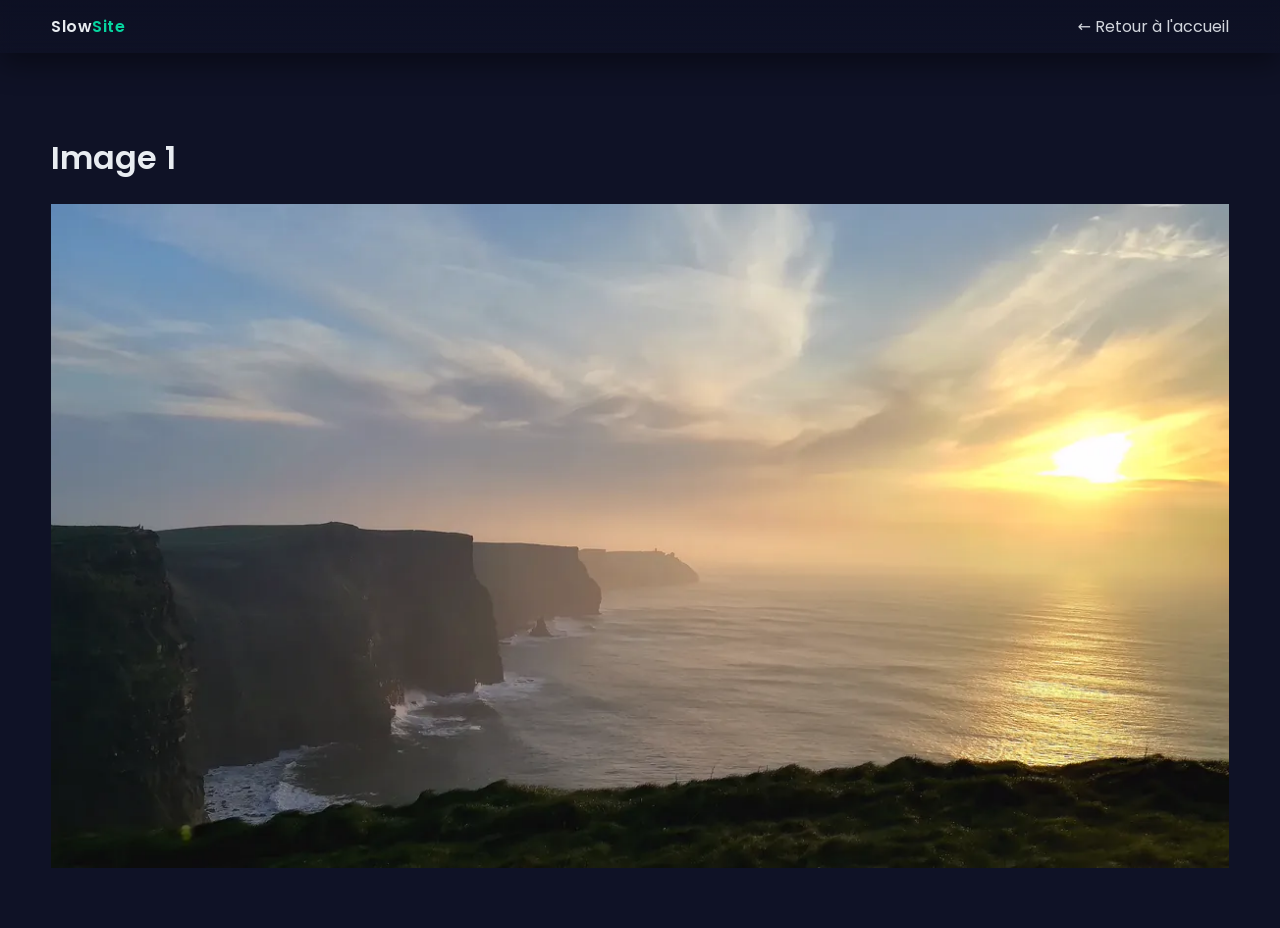
<file: img1.html>
<!DOCTYPE html>
<html lang="fr">
<head>
  <meta charset="utf-8" />
  <meta name="viewport" content="width=device-width, initial-scale=1" />
  <title>Image 1</title>
  <link rel="icon" type="image/svg+xml" href="img/favicon.svg">
  <link rel="preload" as="font" type="font/woff2" href="fonts/poppins-400.woff2" crossorigin>
  <link rel="preload" as="font" type="font/woff2" href="fonts/poppins-600.woff2" crossorigin>
  <link rel="stylesheet" href="css/styles.css">
</head>
<body>
  <div class="topbar"><div class="container nav"><div class="logo">Slow<span>Site</span></div><div class="menu"><a href="index.html">← Retour à l'accueil</a></div></div></div>
  <div class="section image-page"><div class="container">
    <h1>Image 1</h1>
    <div class="image-wrapper">
      <picture>
        <source type="image/webp"
                srcset="img/img1-840.webp 840w, img/img1-1200.webp 1200w, img/img1-2000.webp 2000w"
                sizes="(max-width:1304px) 92vw, 1200px">
        <img src="img/img1-840.jpg" alt="Image 1" width="1200" height="677">
      </picture>
    </div>
  </div></div>
  <script>
    if (new URLSearchParams(location.search).has('perf')) {
      var s = document.createElement('script');
      s.src = 'js/metrics.js'; s.defer = true; document.head.appendChild(s);
    }
  </script>
</body>
</html>
</file>
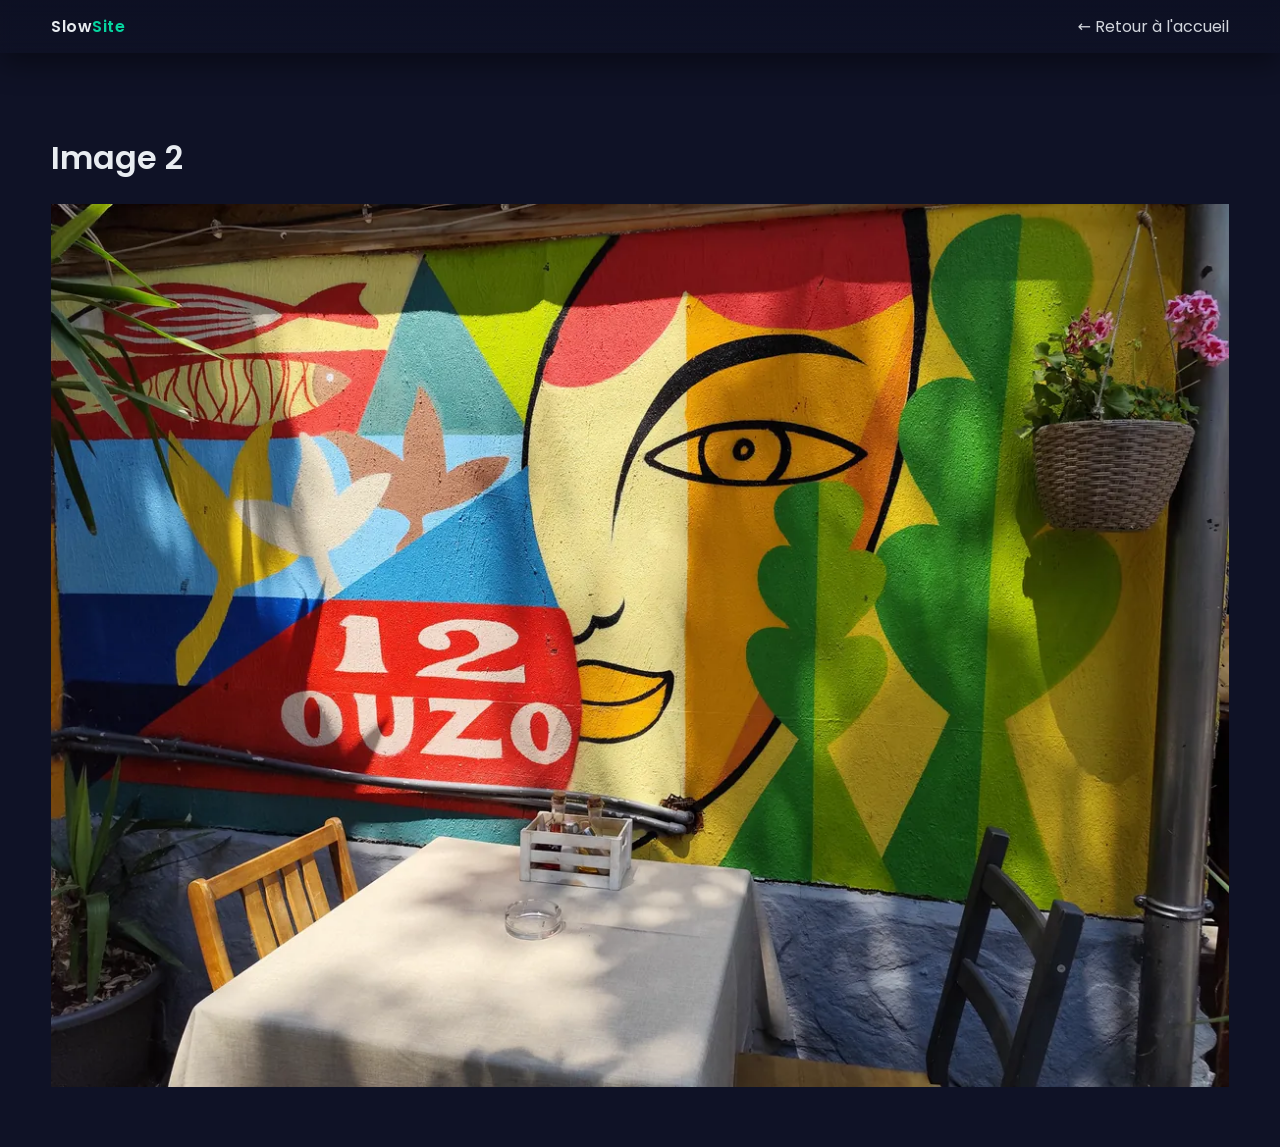
<file: img2.html>
<!DOCTYPE html>
<html lang="fr">
<head>
  <meta charset="utf-8" />
  <meta name="viewport" content="width=device-width, initial-scale=1" />
  <title>Image 2</title>
  <link rel="icon" type="image/svg+xml" href="img/favicon.svg">
  <link rel="preload" as="font" type="font/woff2" href="fonts/poppins-400.woff2" crossorigin>
  <link rel="preload" as="font" type="font/woff2" href="fonts/poppins-600.woff2" crossorigin>
  <link rel="stylesheet" href="css/styles.css">
</head>
<body>
  <div class="topbar"><div class="container nav"><div class="logo">Slow<span>Site</span></div><div class="menu"><a href="index.html">← Retour à l'accueil</a></div></div></div>
  <div class="section image-page"><div class="container">
    <h1>Image 2</h1>
    <div class="image-wrapper">
      <picture>
        <source type="image/webp"
                srcset="img/img2-840.webp 840w, img/img2-1200.webp 1200w, img/img2-2000.webp 2000w"
                sizes="(max-width:1304px) 92vw, 1200px">
        <img src="img/img2-840.jpg" alt="Image 2" width="1200" height="900">
      </picture>
    </div>
  </div></div>
  <script>
    if (new URLSearchParams(location.search).has('perf')) {
      var s = document.createElement('script');
      s.src = 'js/metrics.js'; s.defer = true; document.head.appendChild(s);
    }
  </script>
</body>
</html>
</file>
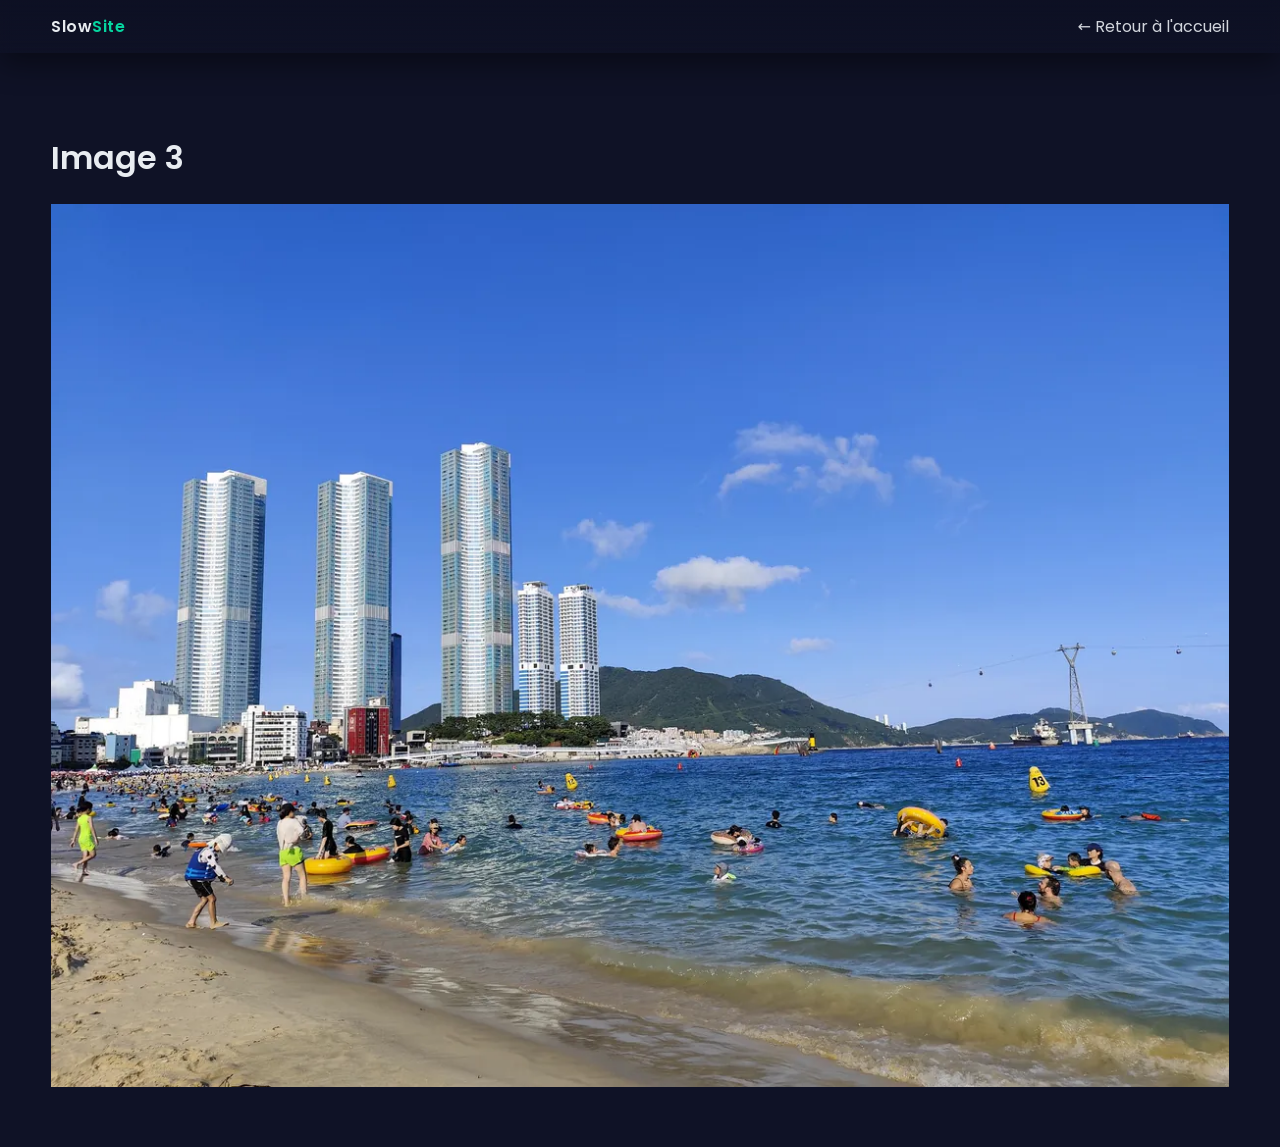
<file: img3.html>
<!DOCTYPE html>
<html lang="fr">
<head>
  <meta charset="utf-8" />
  <meta name="viewport" content="width=device-width, initial-scale=1" />
  <title>Image 3</title>
  <link rel="icon" type="image/svg+xml" href="img/favicon.svg">
  <link rel="preload" as="font" type="font/woff2" href="fonts/poppins-400.woff2" crossorigin>
  <link rel="preload" as="font" type="font/woff2" href="fonts/poppins-600.woff2" crossorigin>
  <link rel="stylesheet" href="css/styles.css">
</head>
<body>
  <div class="topbar"><div class="container nav"><div class="logo">Slow<span>Site</span></div><div class="menu"><a href="index.html">← Retour à l'accueil</a></div></div></div>
  <div class="section image-page"><div class="container">
    <h1>Image 3</h1>
    <div class="image-wrapper">
      <picture>
        <source type="image/webp"
                srcset="img/img3-840.webp 840w, img/img3-1200.webp 1200w, img/img3-2000.webp 2000w"
                sizes="(max-width:1304px) 92vw, 1200px">
        <img src="img/img3-840.jpg" alt="Image 3" width="1200" height="900">
      </picture>
    </div>
  </div></div>
  <script>
    if (new URLSearchParams(location.search).has('perf')) {
      var s = document.createElement('script');
      s.src = 'js/metrics.js'; s.defer = true; document.head.appendChild(s);
    }
  </script>
</body>
</html>
</file>
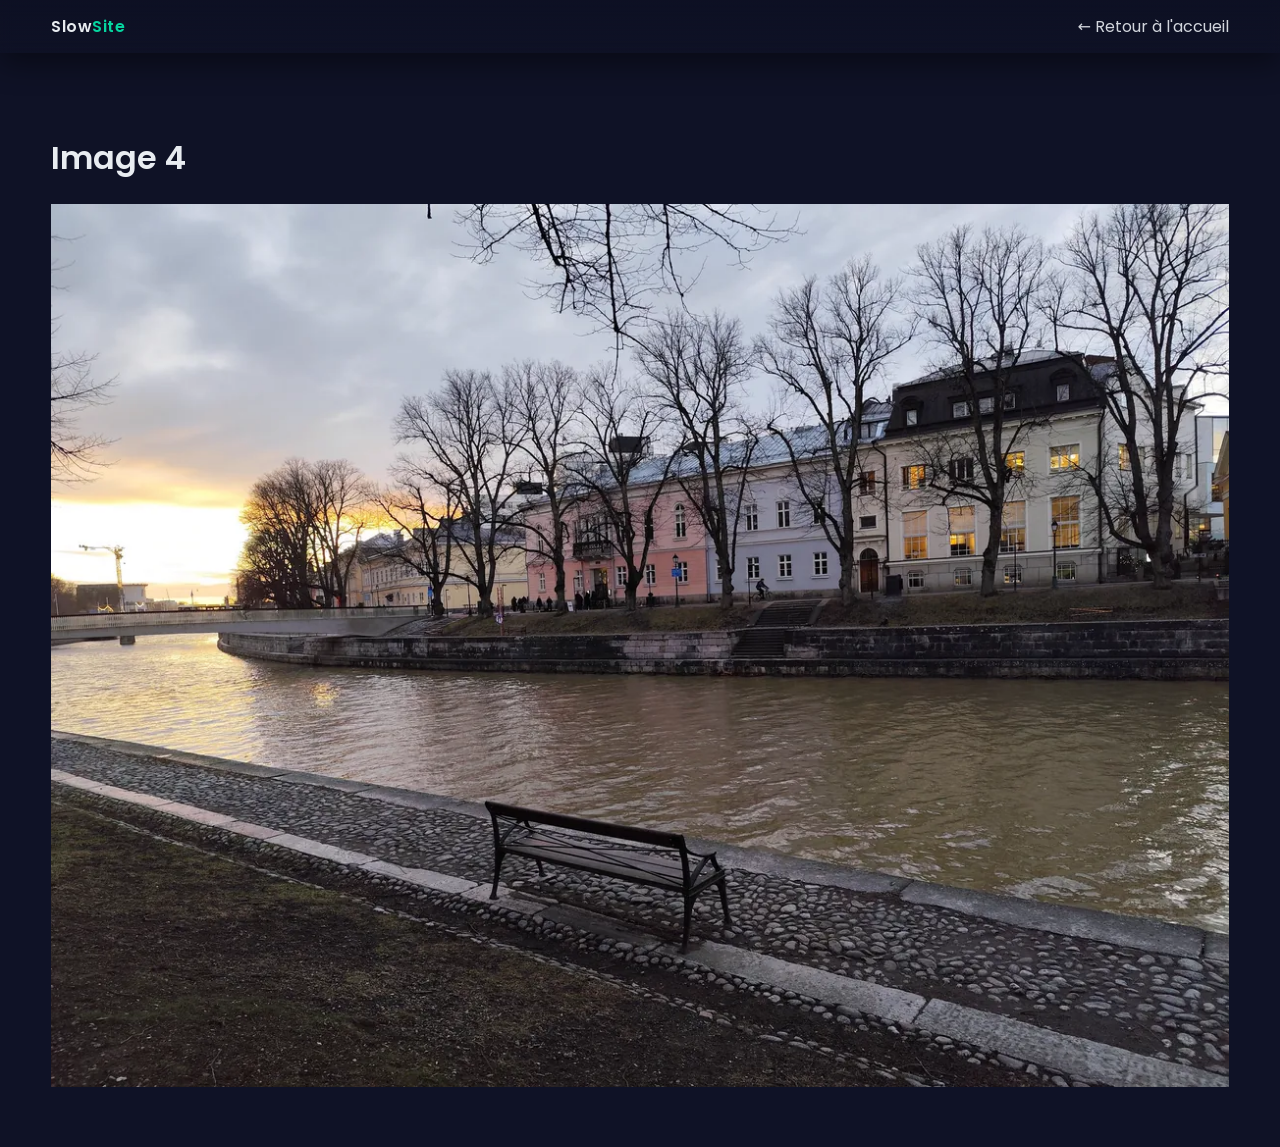
<file: img4.html>
<!DOCTYPE html>
<html lang="fr">
<head>
  <meta charset="utf-8" />
  <meta name="viewport" content="width=device-width, initial-scale=1" />
  <title>Image 4</title>
  <link rel="icon" type="image/svg+xml" href="img/favicon.svg">
  <link rel="preload" as="font" type="font/woff2" href="fonts/poppins-400.woff2" crossorigin>
  <link rel="preload" as="font" type="font/woff2" href="fonts/poppins-600.woff2" crossorigin>
  <link rel="stylesheet" href="css/styles.css">
</head>
<body>
  <div class="topbar"><div class="container nav"><div class="logo">Slow<span>Site</span></div><div class="menu"><a href="index.html">← Retour à l'accueil</a></div></div></div>
  <div class="section image-page"><div class="container">
    <h1>Image 4</h1>
    <div class="image-wrapper">
      <picture>
        <source type="image/webp"
                srcset="img/img4-840.webp 840w, img/img4-1200.webp 1200w, img/img4-2000.webp 2000w"
                sizes="(max-width:1304px) 92vw, 1200px">
        <img src="img/img4-840.jpg" alt="Image 4" width="1200" height="900">
      </picture>
    </div>
  </div></div>
  <script>
    if (new URLSearchParams(location.search).has('perf')) {
      var s = document.createElement('script');
      s.src = 'js/metrics.js'; s.defer = true; document.head.appendChild(s);
    }
  </script>
</body>
</html>
</file>
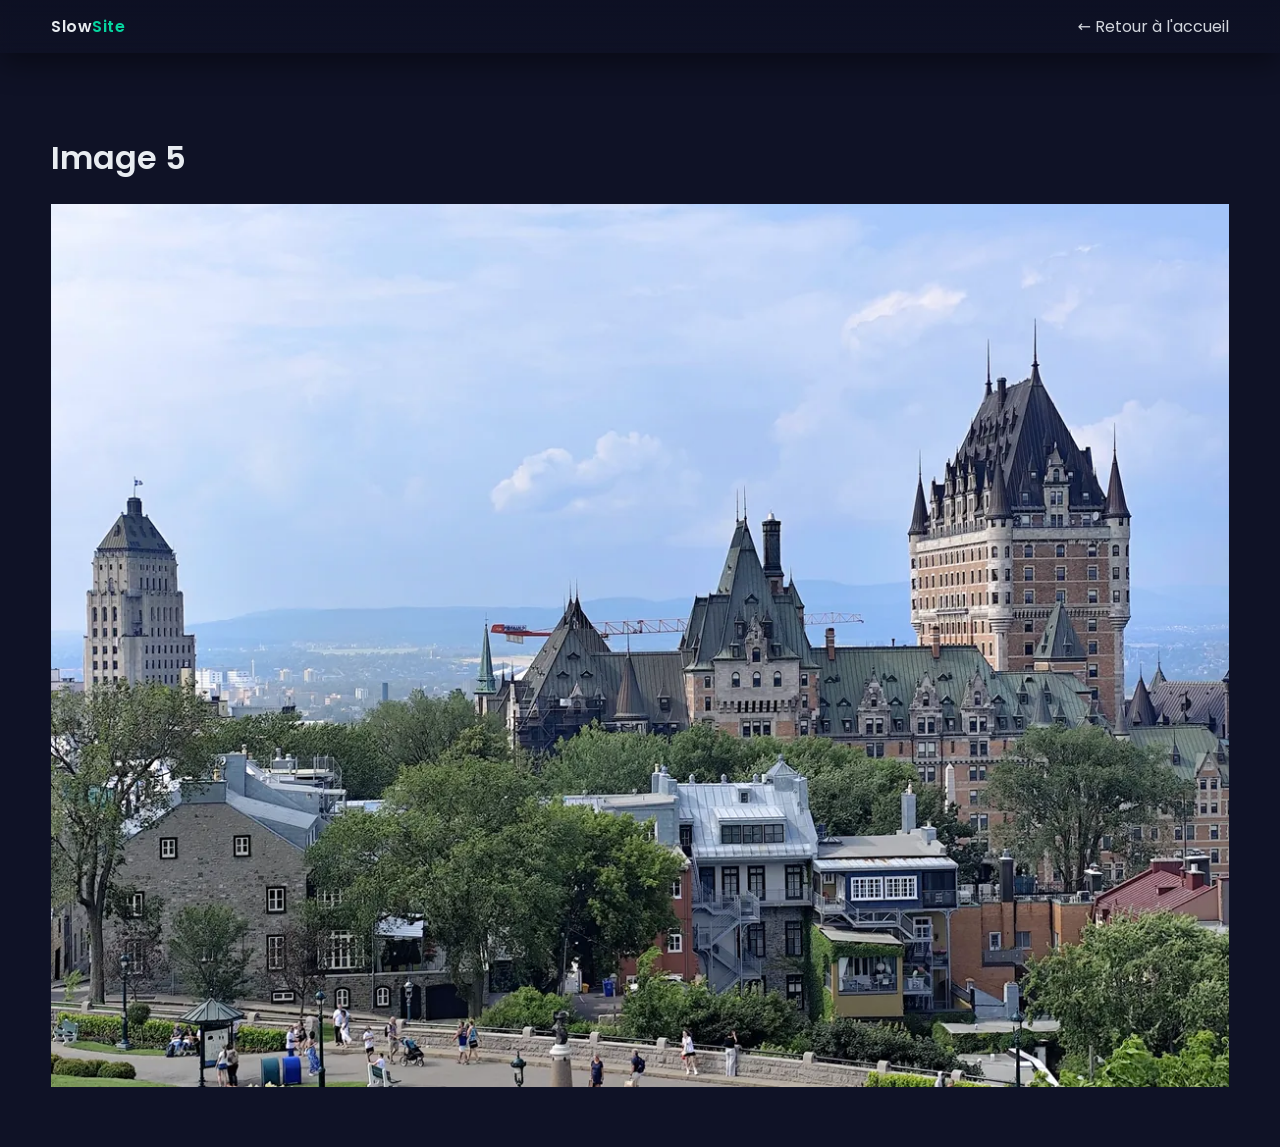
<file: img5.html>
<!DOCTYPE html>
<html lang="fr">
<head>
  <meta charset="utf-8" />
  <meta name="viewport" content="width=device-width, initial-scale=1" />
  <title>Image 5</title>
  <link rel="icon" type="image/svg+xml" href="img/favicon.svg">
  <link rel="preload" as="font" type="font/woff2" href="fonts/poppins-400.woff2" crossorigin>
  <link rel="preload" as="font" type="font/woff2" href="fonts/poppins-600.woff2" crossorigin>
  <link rel="stylesheet" href="css/styles.css">
</head>
<body>
  <div class="topbar"><div class="container nav"><div class="logo">Slow<span>Site</span></div><div class="menu"><a href="index.html">← Retour à l'accueil</a></div></div></div>
  <div class="section image-page"><div class="container">
    <h1>Image 5</h1>
    <div class="image-wrapper">
      <picture>
        <source type="image/webp"
                srcset="img/img5-840.webp 840w, img/img5-1200.webp 1200w, img/img5-2000.webp 2000w"
                sizes="(max-width:1304px) 92vw, 1200px">
        <img src="img/img5-840.jpg" alt="Image 5" width="1200" height="900">
      </picture>
    </div>
  </div></div>
  <script>
    if (new URLSearchParams(location.search).has('perf')) {
      var s = document.createElement('script');
      s.src = 'js/metrics.js'; s.defer = true; document.head.appendChild(s);
    }
  </script>
</body>
</html>
</file>
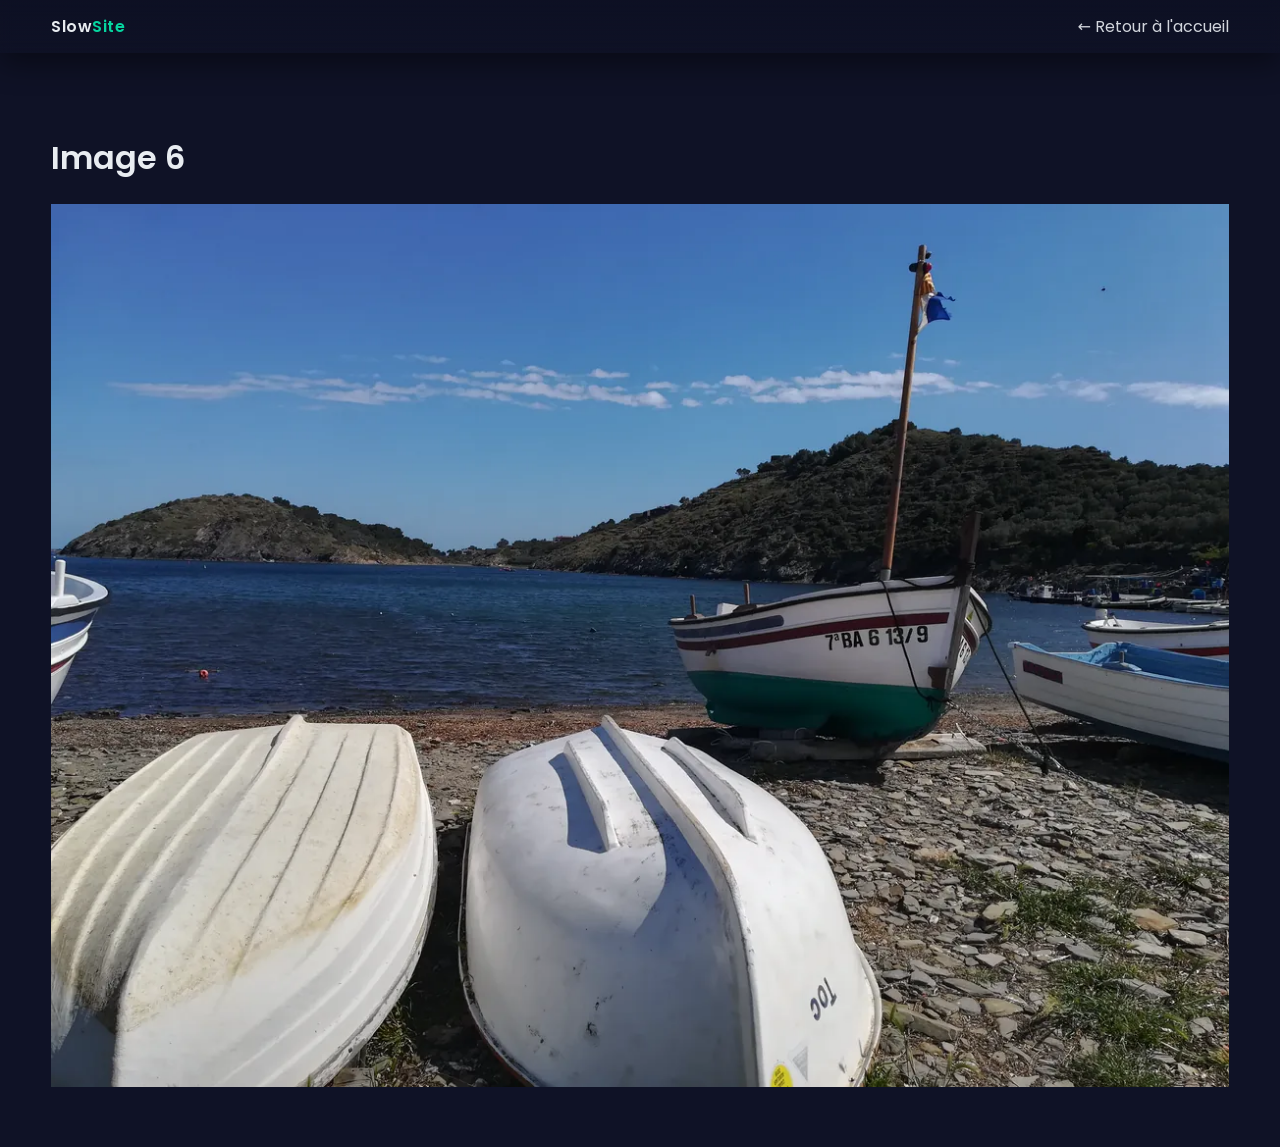
<file: img6.html>
<!DOCTYPE html>
<html lang="fr">
<head>
  <meta charset="utf-8" />
  <meta name="viewport" content="width=device-width, initial-scale=1" />
  <title>Image 6</title>
  <link rel="icon" type="image/svg+xml" href="img/favicon.svg">
  <link rel="preload" as="font" type="font/woff2" href="fonts/poppins-400.woff2" crossorigin>
  <link rel="preload" as="font" type="font/woff2" href="fonts/poppins-600.woff2" crossorigin>
  <link rel="stylesheet" href="css/styles.css">
</head>
<body>
  <div class="topbar"><div class="container nav"><div class="logo">Slow<span>Site</span></div><div class="menu"><a href="index.html">← Retour à l'accueil</a></div></div></div>
  <div class="section image-page"><div class="container">
    <h1>Image 6</h1>
    <div class="image-wrapper">
      <picture>
        <source type="image/webp"
                srcset="img/img6-840.webp 840w, img/img6-1200.webp 1200w, img/img6-2000.webp 2000w"
                sizes="(max-width:1304px) 92vw, 1200px">
        <img src="img/img6-840.jpg" alt="Image 6" width="1200" height="900">
      </picture>
    </div>
  </div></div>
  <script>
    if (new URLSearchParams(location.search).has('perf')) {
      var s = document.createElement('script');
      s.src = 'js/metrics.js'; s.defer = true; document.head.appendChild(s);
    }
  </script>
</body>
</html>
</file>
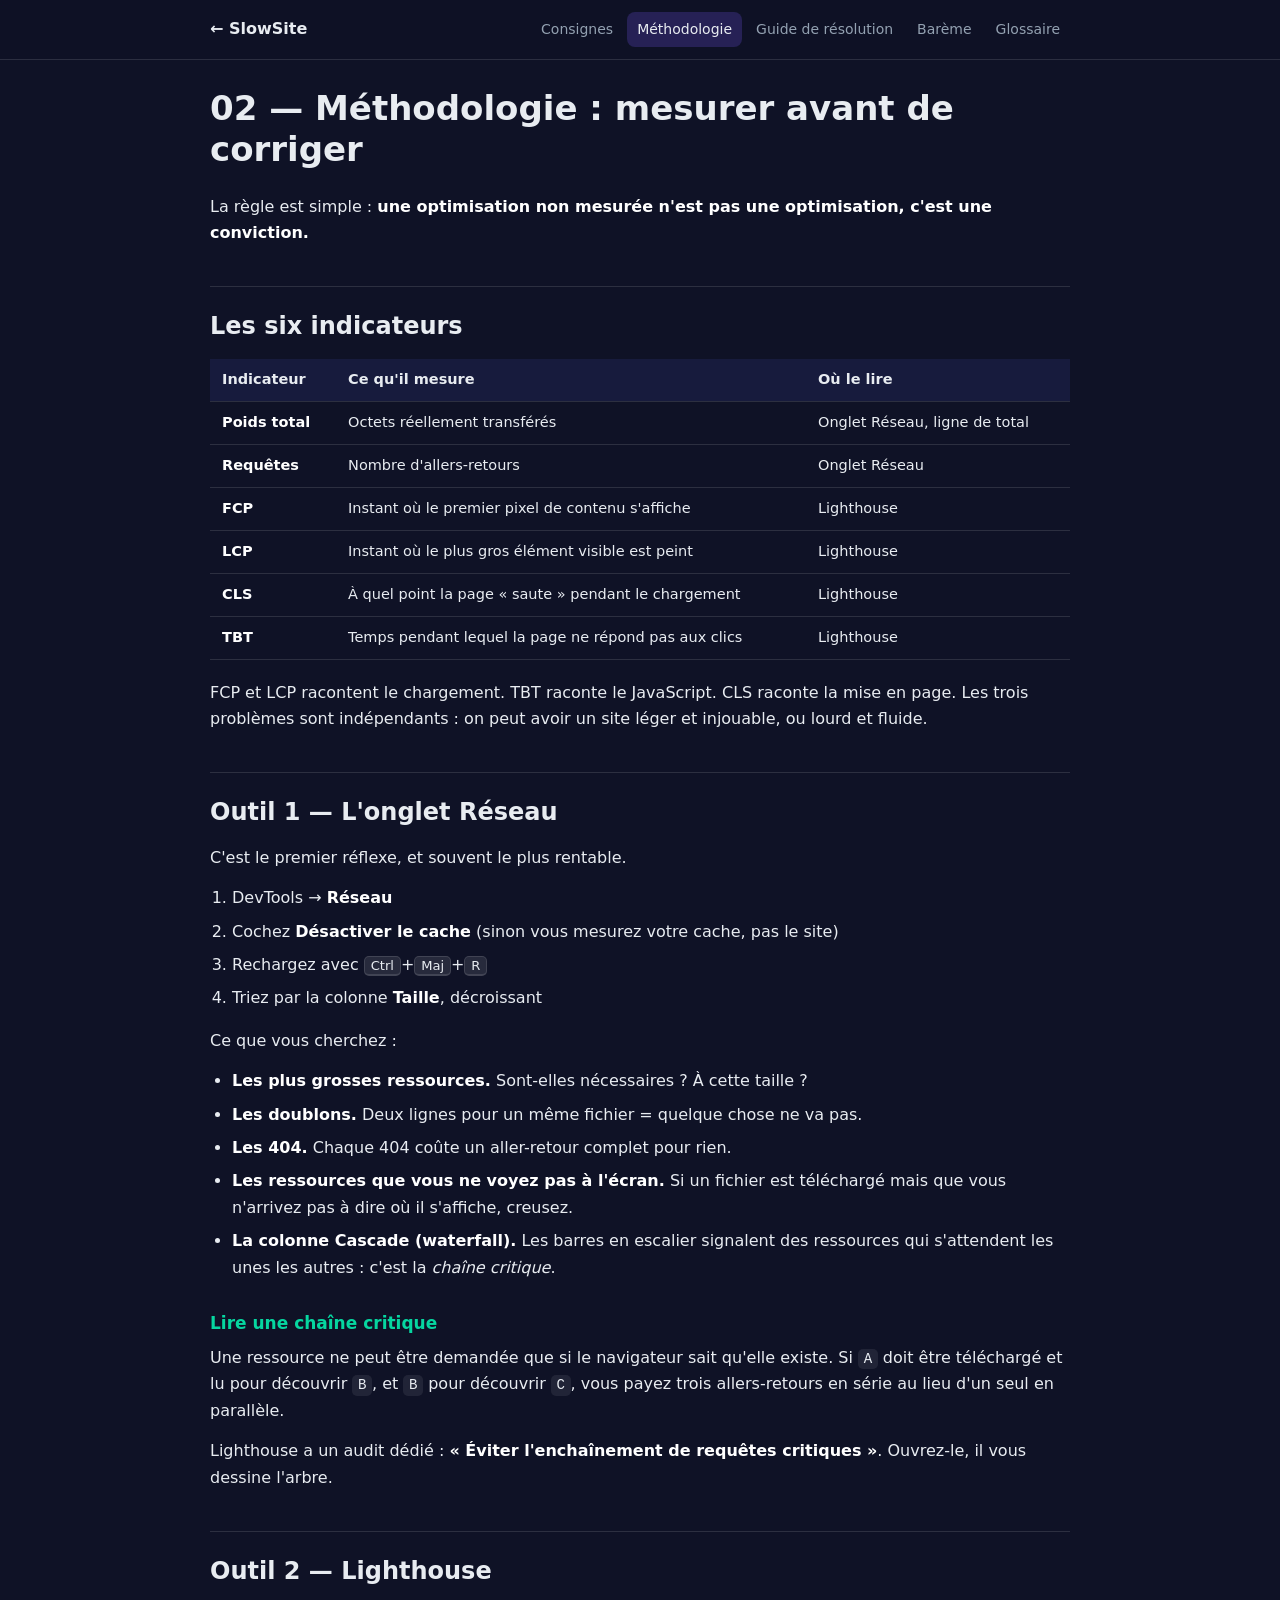
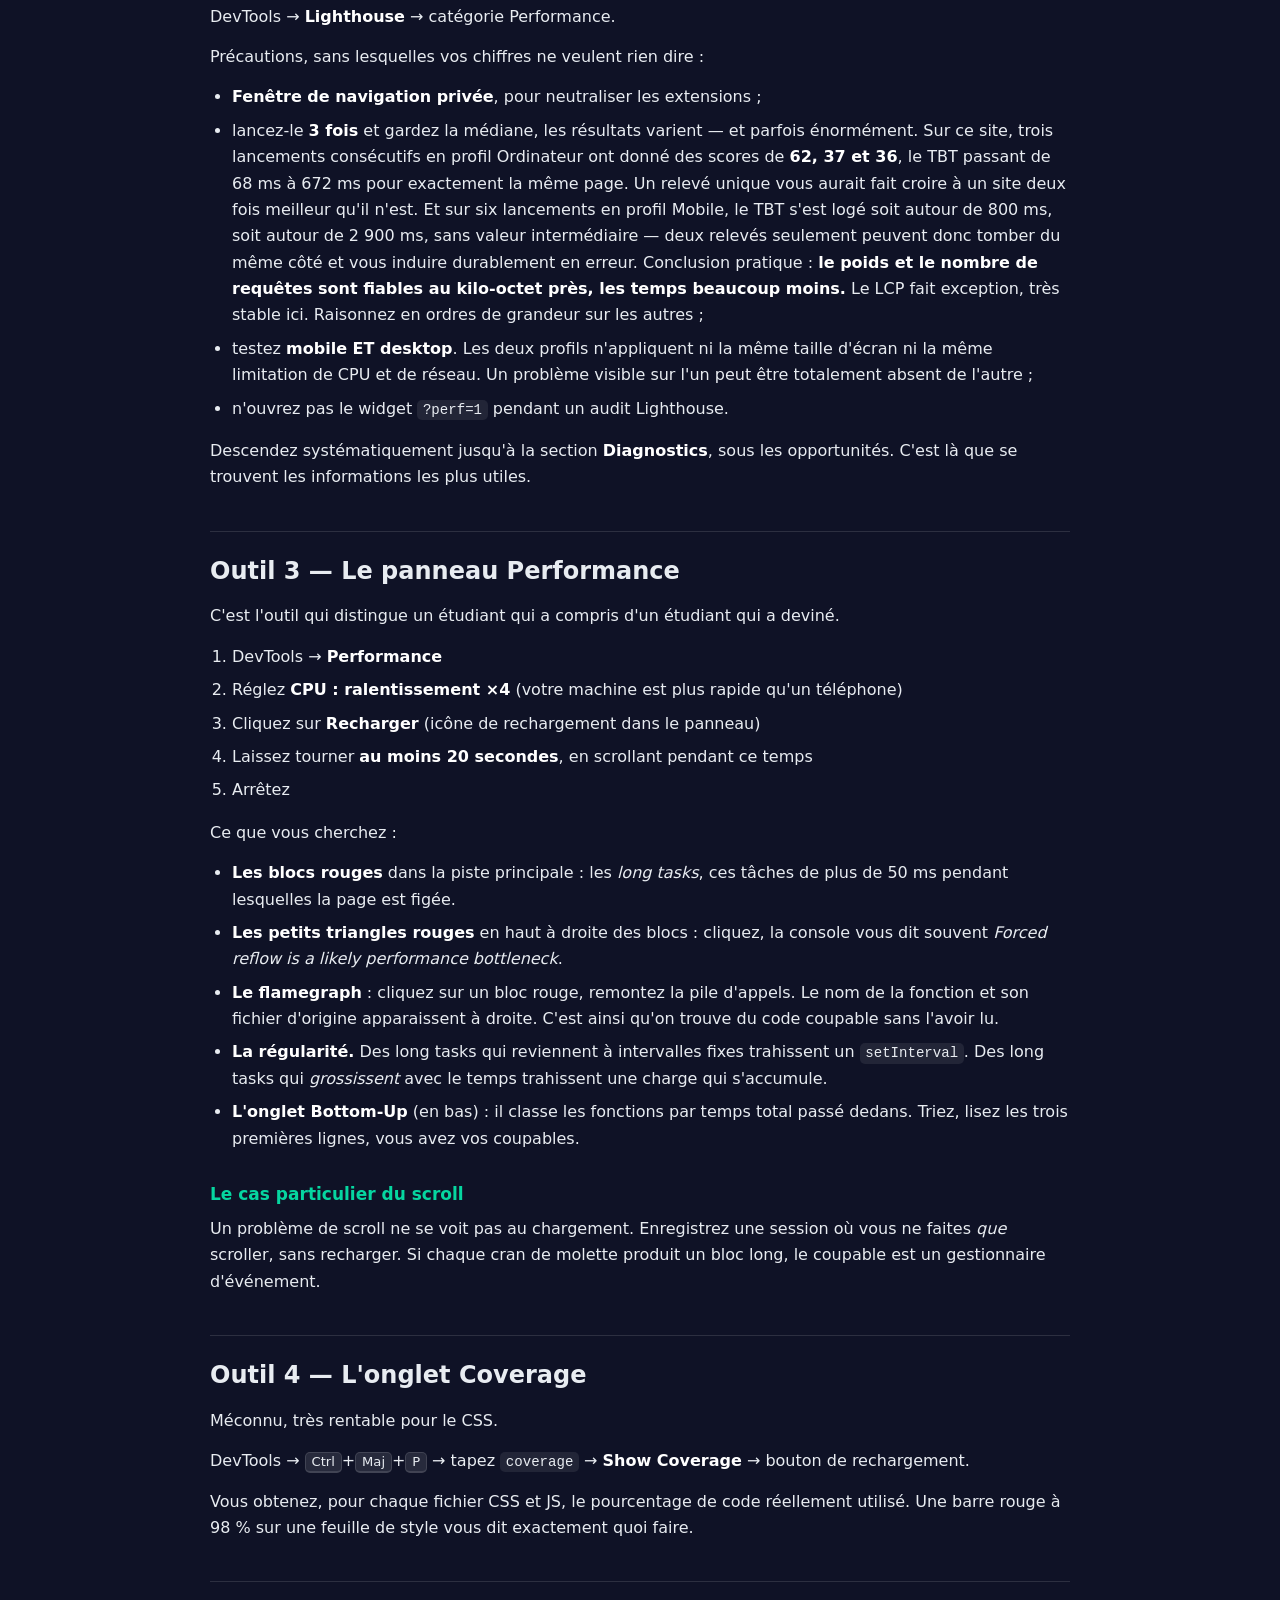
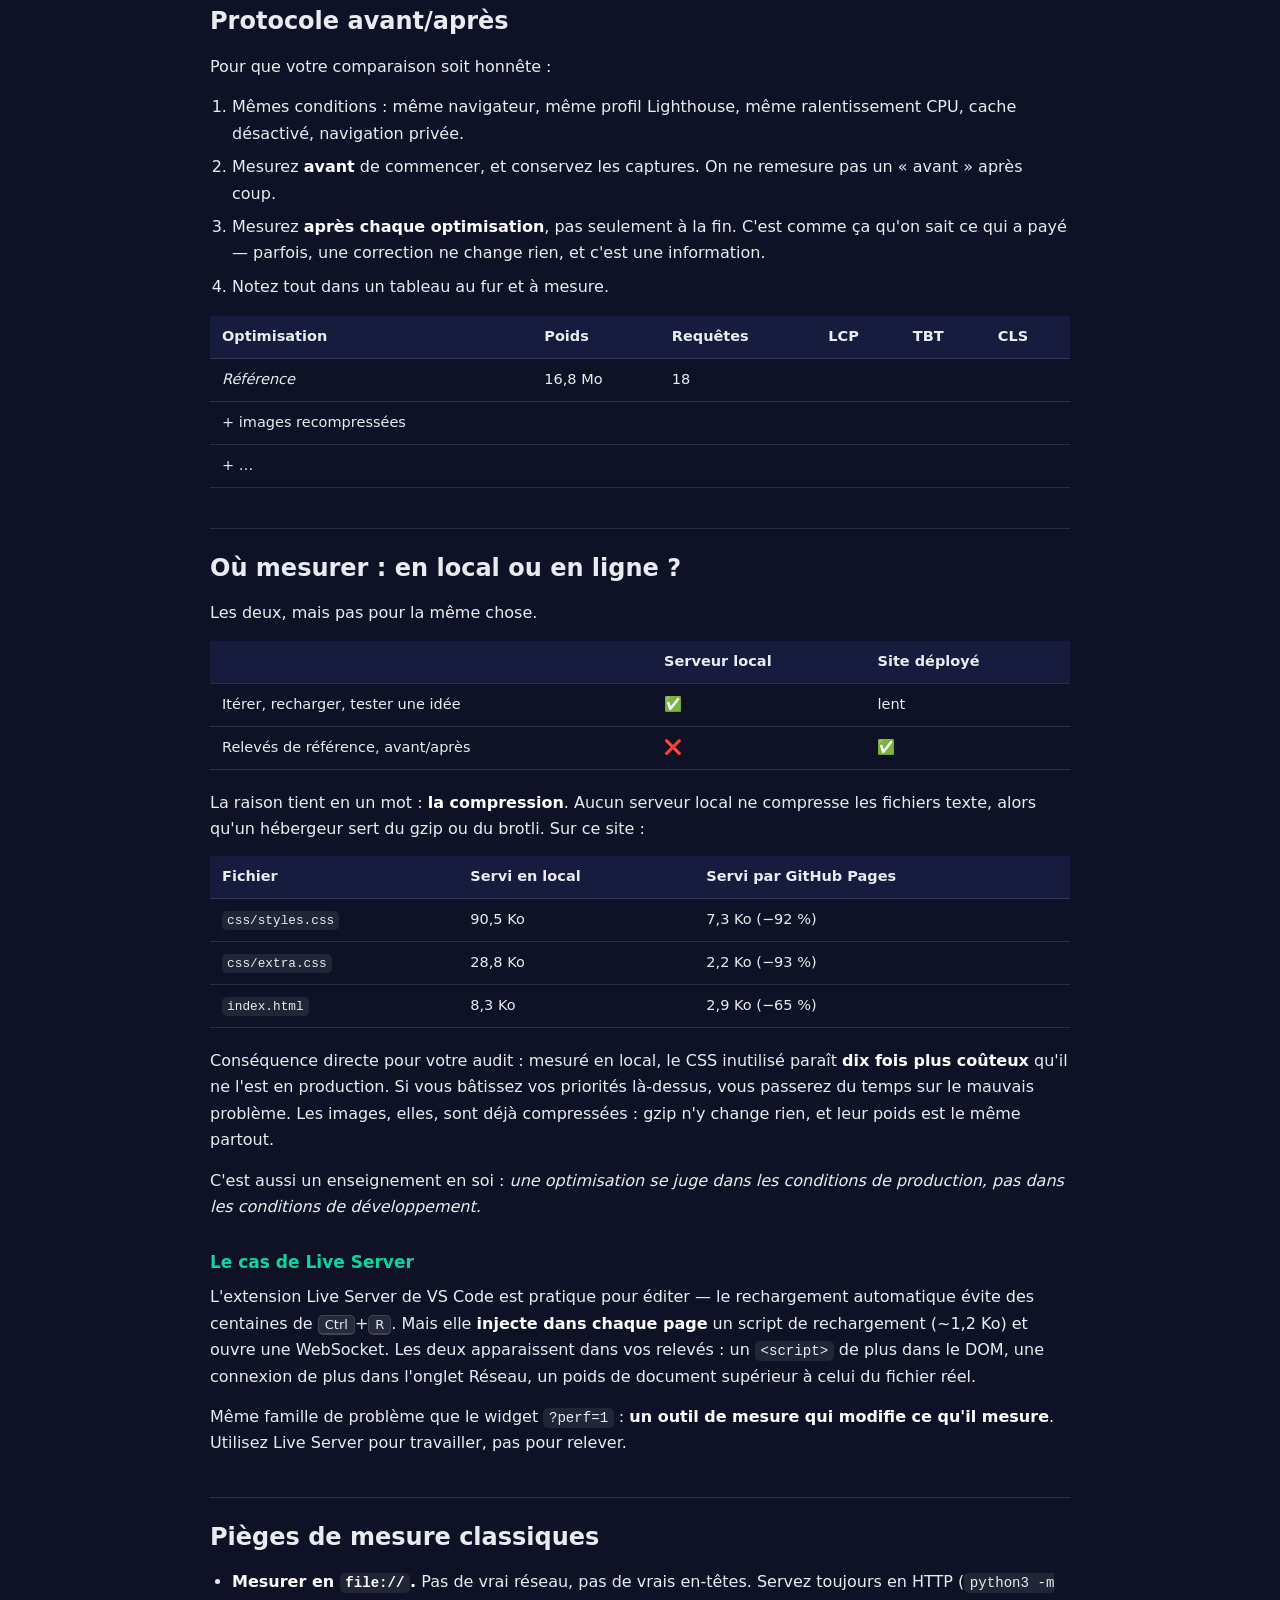
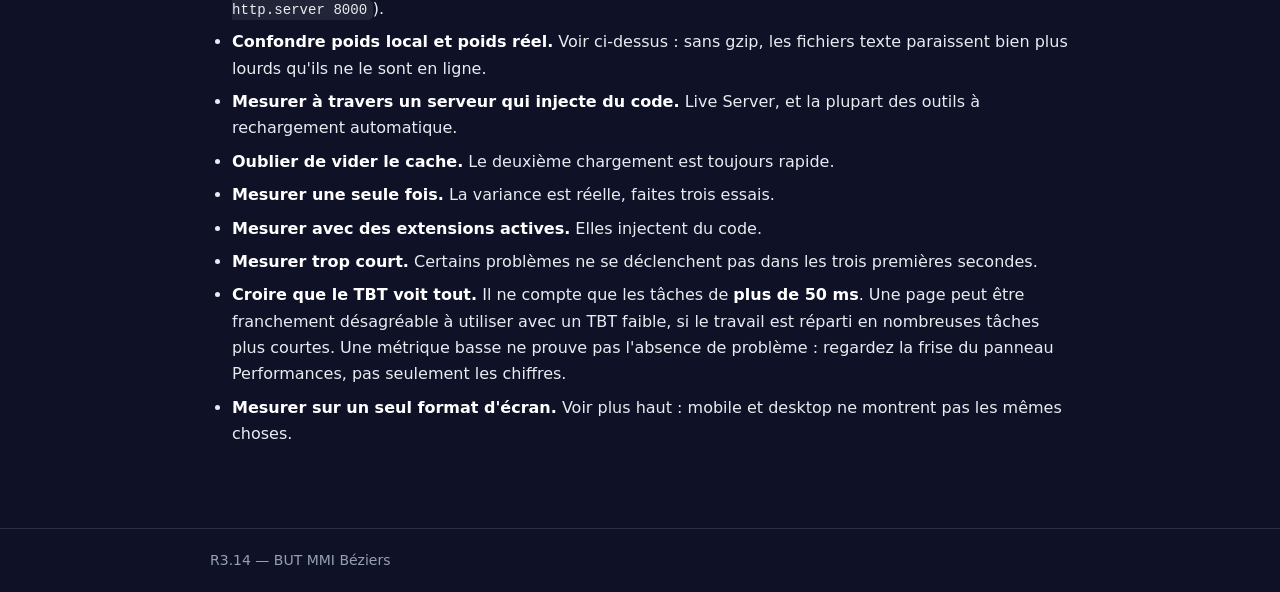
<file: methodologie.html>
<!DOCTYPE html>
<html lang="fr">
<head>
<meta charset="utf-8">
<meta name="viewport" content="width=device-width, initial-scale=1">
<title>Méthodologie — TP R3.14</title>
<meta name="description" content="La règle est simple : **une optimisation non mesurée n&#x27;est pas une">
<link rel="stylesheet" href="css/docs.css">
</head>
<body>
<header class="docs-head">
  <div class="docs-wrap">
    <a class="docs-home" href="index.html">← SlowSite</a>
    <nav class="docs-nav"><a href="consignes.html">Consignes</a><a href="methodologie.html" class="on">Méthodologie</a><a href="guide.html">Guide de résolution</a><a href="bareme.html">Barème</a><a href="glossaire.html">Glossaire</a></nav>
  </div>
</header>
<main class="docs-wrap docs-body">
<h1>02 — Méthodologie : mesurer avant de corriger</h1>
<p>La règle est simple : <strong>une optimisation non mesurée n'est pas une optimisation, c'est une conviction.</strong></p>
<h2>Les six indicateurs</h2>
<div class="docs-table"><table>
<thead><tr><th>Indicateur</th><th>Ce qu'il mesure</th><th>Où le lire</th></tr></thead>
<tbody>
<tr><td><strong>Poids total</strong></td><td>Octets réellement transférés</td><td>Onglet Réseau, ligne de total</td></tr>
<tr><td><strong>Requêtes</strong></td><td>Nombre d'allers-retours</td><td>Onglet Réseau</td></tr>
<tr><td><strong>FCP</strong></td><td>Instant où le premier pixel de contenu s'affiche</td><td>Lighthouse</td></tr>
<tr><td><strong>LCP</strong></td><td>Instant où le plus gros élément visible est peint</td><td>Lighthouse</td></tr>
<tr><td><strong>CLS</strong></td><td>À quel point la page « saute » pendant le chargement</td><td>Lighthouse</td></tr>
<tr><td><strong>TBT</strong></td><td>Temps pendant lequel la page ne répond pas aux clics</td><td>Lighthouse</td></tr>
</tbody></table></div>
<p>FCP et LCP racontent le chargement. TBT raconte le JavaScript. CLS raconte la mise en page. Les trois problèmes sont indépendants : on peut avoir un site léger et injouable, ou lourd et fluide.</p>
<h2>Outil 1 — L'onglet Réseau</h2>
<p>C'est le premier réflexe, et souvent le plus rentable.</p>
<ol><li>DevTools → <strong>Réseau</strong></li><li>Cochez <strong>Désactiver le cache</strong> (sinon vous mesurez votre cache, pas le site)</li><li>Rechargez avec <kbd>Ctrl</kbd>+<kbd>Maj</kbd>+<kbd>R</kbd></li><li>Triez par la colonne <strong>Taille</strong>, décroissant</li></ol>
<p>Ce que vous cherchez :</p>
<ul><li><strong>Les plus grosses ressources.</strong> Sont-elles nécessaires ? À cette taille ?</li><li><strong>Les doublons.</strong> Deux lignes pour un même fichier = quelque chose ne va pas.</li><li><strong>Les 404.</strong> Chaque 404 coûte un aller-retour complet pour rien.</li><li><strong>Les ressources que vous ne voyez pas à l'écran.</strong> Si un fichier est téléchargé mais que vous n'arrivez pas à dire où il s'affiche, creusez.</li><li><strong>La colonne Cascade (waterfall).</strong> Les barres en escalier signalent des ressources qui s'attendent les unes les autres : c'est la <em>chaîne critique</em>.</li></ul>
<h3>Lire une chaîne critique</h3>
<p>Une ressource ne peut être demandée que si le navigateur sait qu'elle existe. Si <code>A</code> doit être téléchargé et lu pour découvrir <code>B</code>, et <code>B</code> pour découvrir <code>C</code>, vous payez trois allers-retours en série au lieu d'un seul en parallèle.</p>
<p>Lighthouse a un audit dédié : <strong>« Éviter l'enchaînement de requêtes critiques »</strong>. Ouvrez-le, il vous dessine l'arbre.</p>
<h2>Outil 2 — Lighthouse</h2>
<p>DevTools → <strong>Lighthouse</strong> → catégorie Performance.</p>
<p>Précautions, sans lesquelles vos chiffres ne veulent rien dire :</p>
<ul><li><strong>Fenêtre de navigation privée</strong>, pour neutraliser les extensions ;</li><li>lancez-le <strong>3 fois</strong> et gardez la médiane, les résultats varient — et parfois énormément. Sur ce site, trois lancements consécutifs en profil Ordinateur ont donné des scores de <strong>62, 37 et 36</strong>, le TBT passant de 68 ms à 672 ms pour exactement la même page. Un relevé unique vous aurait fait croire à un site deux fois meilleur qu'il n'est. Et sur six lancements en profil Mobile, le TBT s'est logé soit autour de 800 ms, soit autour de 2 900 ms, sans valeur intermédiaire — deux relevés seulement peuvent donc tomber du même côté et vous induire durablement en erreur. Conclusion pratique : <strong>le poids et le nombre de requêtes sont fiables au kilo-octet près, les temps beaucoup moins.</strong> Le LCP fait exception, très stable ici. Raisonnez en ordres de grandeur sur les autres ;</li><li>testez <strong>mobile ET desktop</strong>. Les deux profils n'appliquent ni la même taille d'écran ni la même limitation de CPU et de réseau. Un problème visible sur l'un peut être totalement absent de l'autre ;</li><li>n'ouvrez pas le widget <code>?perf=1</code> pendant un audit Lighthouse.</li></ul>
<p>Descendez systématiquement jusqu'à la section <strong>Diagnostics</strong>, sous les opportunités. C'est là que se trouvent les informations les plus utiles.</p>
<h2>Outil 3 — Le panneau Performance</h2>
<p>C'est l'outil qui distingue un étudiant qui a compris d'un étudiant qui a deviné.</p>
<ol><li>DevTools → <strong>Performance</strong></li><li>Réglez <strong>CPU : ralentissement ×4</strong> (votre machine est plus rapide qu'un téléphone)</li><li>Cliquez sur <strong>Recharger</strong> (icône de rechargement dans le panneau)</li><li>Laissez tourner <strong>au moins 20 secondes</strong>, en scrollant pendant ce temps</li><li>Arrêtez</li></ol>
<p>Ce que vous cherchez :</p>
<ul><li><strong>Les blocs rouges</strong> dans la piste principale : les <em>long tasks</em>, ces tâches de plus de 50 ms pendant lesquelles la page est figée.</li><li><strong>Les petits triangles rouges</strong> en haut à droite des blocs : cliquez, la console vous dit souvent <em>Forced reflow is a likely performance bottleneck</em>.</li><li><strong>Le flamegraph</strong> : cliquez sur un bloc rouge, remontez la pile d'appels. Le nom de la fonction et son fichier d'origine apparaissent à droite. C'est ainsi qu'on trouve du code coupable sans l'avoir lu.</li><li><strong>La régularité.</strong> Des long tasks qui reviennent à intervalles fixes trahissent un <code>setInterval</code>. Des long tasks qui <em>grossissent</em> avec le temps trahissent une charge qui s'accumule.</li><li><strong>L'onglet Bottom-Up</strong> (en bas) : il classe les fonctions par temps total passé dedans. Triez, lisez les trois premières lignes, vous avez vos coupables.</li></ul>
<h3>Le cas particulier du scroll</h3>
<p>Un problème de scroll ne se voit pas au chargement. Enregistrez une session où vous ne faites <em>que</em> scroller, sans recharger. Si chaque cran de molette produit un bloc long, le coupable est un gestionnaire d'événement.</p>
<h2>Outil 4 — L'onglet Coverage</h2>
<p>Méconnu, très rentable pour le CSS.</p>
<p>DevTools → <kbd>Ctrl</kbd>+<kbd>Maj</kbd>+<kbd>P</kbd> → tapez <code>coverage</code> → <strong>Show Coverage</strong> → bouton de rechargement.</p>
<p>Vous obtenez, pour chaque fichier CSS et JS, le pourcentage de code réellement utilisé. Une barre rouge à 98 % sur une feuille de style vous dit exactement quoi faire.</p>
<h2>Protocole avant/après</h2>
<p>Pour que votre comparaison soit honnête :</p>
<ol><li>Mêmes conditions : même navigateur, même profil Lighthouse, même ralentissement CPU, cache désactivé, navigation privée.</li><li>Mesurez <strong>avant</strong> de commencer, et conservez les captures. On ne remesure pas un « avant » après coup.</li><li>Mesurez <strong>après chaque optimisation</strong>, pas seulement à la fin. C'est comme ça qu'on sait ce qui a payé — parfois, une correction ne change rien, et c'est une information.</li><li>Notez tout dans un tableau au fur et à mesure.</li></ol>
<div class="docs-table"><table>
<thead><tr><th>Optimisation</th><th>Poids</th><th>Requêtes</th><th>LCP</th><th>TBT</th><th>CLS</th></tr></thead>
<tbody>
<tr><td><em>Référence</em></td><td>16,8 Mo</td><td>18</td><td></td><td></td><td></td></tr>
<tr><td>+ images recompressées</td><td></td><td></td><td></td><td></td><td></td></tr>
<tr><td>+ …</td><td></td><td></td><td></td><td></td><td></td></tr>
</tbody></table></div>
<h2>Où mesurer : en local ou en ligne ?</h2>
<p>Les deux, mais pas pour la même chose.</p>
<div class="docs-table"><table>
<thead><tr><th></th><th>Serveur local</th><th>Site déployé</th></tr></thead>
<tbody>
<tr><td>Itérer, recharger, tester une idée</td><td>✅</td><td>lent</td></tr>
<tr><td>Relevés de référence, avant/après</td><td>❌</td><td>✅</td></tr>
</tbody></table></div>
<p>La raison tient en un mot : <strong>la compression</strong>. Aucun serveur local ne compresse les fichiers texte, alors qu'un hébergeur sert du gzip ou du brotli. Sur ce site :</p>
<div class="docs-table"><table>
<thead><tr><th>Fichier</th><th>Servi en local</th><th>Servi par GitHub Pages</th></tr></thead>
<tbody>
<tr><td><code>css/styles.css</code></td><td>90,5 Ko</td><td>7,3 Ko (−92 %)</td></tr>
<tr><td><code>css/extra.css</code></td><td>28,8 Ko</td><td>2,2 Ko (−93 %)</td></tr>
<tr><td><code>index.html</code></td><td>8,3 Ko</td><td>2,9 Ko (−65 %)</td></tr>
</tbody></table></div>
<p>Conséquence directe pour votre audit : mesuré en local, le CSS inutilisé paraît <strong>dix fois plus coûteux</strong> qu'il ne l'est en production. Si vous bâtissez vos priorités là-dessus, vous passerez du temps sur le mauvais problème. Les images, elles, sont déjà compressées : gzip n'y change rien, et leur poids est le même partout.</p>
<p>C'est aussi un enseignement en soi : <em>une optimisation se juge dans les conditions de production, pas dans les conditions de développement.</em></p>
<h3>Le cas de Live Server</h3>
<p>L'extension Live Server de VS Code est pratique pour éditer — le rechargement automatique évite des centaines de <kbd>Ctrl</kbd>+<kbd>R</kbd>. Mais elle <strong>injecte dans chaque page</strong> un script de rechargement (~1,2 Ko) et ouvre une WebSocket. Les deux apparaissent dans vos relevés : un <code>&lt;script&gt;</code> de plus dans le DOM, une connexion de plus dans l'onglet Réseau, un poids de document supérieur à celui du fichier réel.</p>
<p>Même famille de problème que le widget <code>?perf=1</code> : <strong>un outil de mesure qui modifie ce qu'il mesure</strong>. Utilisez Live Server pour travailler, pas pour relever.</p>
<h2>Pièges de mesure classiques</h2>
<ul><li><strong>Mesurer en <code>file://</code>.</strong> Pas de vrai réseau, pas de vrais en-têtes. Servez toujours en HTTP (<code>python3 -m http.server 8000</code>).</li><li><strong>Confondre poids local et poids réel.</strong> Voir ci-dessus : sans gzip, les fichiers texte paraissent bien plus lourds qu'ils ne le sont en ligne.</li><li><strong>Mesurer à travers un serveur qui injecte du code.</strong> Live Server, et la plupart des outils à rechargement automatique.</li><li><strong>Oublier de vider le cache.</strong> Le deuxième chargement est toujours rapide.</li><li><strong>Mesurer une seule fois.</strong> La variance est réelle, faites trois essais.</li><li><strong>Mesurer avec des extensions actives.</strong> Elles injectent du code.</li><li><strong>Mesurer trop court.</strong> Certains problèmes ne se déclenchent pas dans les trois premières secondes.</li><li><strong>Croire que le TBT voit tout.</strong> Il ne compte que les tâches de <strong>plus de 50 ms</strong>. Une page peut être franchement désagréable à utiliser avec un TBT faible, si le travail est réparti en nombreuses tâches plus courtes. Une métrique basse ne prouve pas l'absence de problème : regardez la frise du panneau Performances, pas seulement les chiffres.</li><li><strong>Mesurer sur un seul format d'écran.</strong> Voir plus haut : mobile et desktop ne montrent pas les mêmes choses.</li></ul>
</main>
<footer class="docs-foot">
  <div class="docs-wrap">R3.14 — BUT MMI Béziers</div>
</footer>
</body>
</html>
</file>
<file: css/styles.css>
@font-face{font-family:'Poppins';font-style:normal;font-weight:400;font-display:swap;src:url('../fonts/poppins-400.woff2') format('woff2');unicode-range:U+0000-00FF,U+0131,U+0152-0153,U+02BB-02BC,U+02C6,U+02DA,U+02DC,U+0304,U+0308,U+0329,U+2000-206F,U+20AC,U+2122,U+2191,U+2193,U+2212,U+2215,U+FEFF,U+FFFD}
@font-face{font-family:'Poppins';font-style:normal;font-weight:600;font-display:swap;src:url('../fonts/poppins-600.woff2') format('woff2');unicode-range:U+0000-00FF,U+0131,U+0152-0153,U+02BB-02BC,U+02C6,U+02DA,U+02DC,U+0304,U+0308,U+0329,U+2000-206F,U+20AC,U+2122,U+2191,U+2193,U+2212,U+2215,U+FEFF,U+FFFD}
:root{--bg:#0f1226;--fg:#E8ECF1;--muted:#93A1B1;--primary:#7C5CFF;--accent:#06D6A0;--card:#15193A;--shadow:rgba(0,0,0,0.45)}
*{box-sizing:border-box}
html,body{margin:0;padding:0;background:var(--bg);color:var(--fg);font-family:'Poppins',system-ui,Segoe UI,Roboto,Arial,sans-serif}
.container{width:min(1200px,92%);margin:0 auto}
a{color:var(--fg);text-decoration:none;opacity:.9}a:hover{opacity:1}
.topbar{position:sticky;top:0;backdrop-filter:blur(6px);background:linear-gradient(180deg,rgba(13,16,35,.8),rgba(13,16,35,.2));z-index:10;box-shadow:0 10px 30px var(--shadow)}
.nav{display:flex;align-items:center;justify-content:space-between;padding:14px 0}
.logo{font-weight:700;letter-spacing:.5px}.logo span{color:var(--accent)}.menu{display:flex;gap:22px}
.hero{position:relative;overflow:hidden;padding:90px 0 40px;box-shadow:0 2px 4px rgba(0,0,0,.14),0 8px 24px rgba(0,0,0,.22),0 24px 60px rgba(0,0,0,.18);background:radial-gradient(1200px 600px at 20% -10%, rgba(124,92,255,.35), transparent 60%), radial-gradient(900px 600px at 100% 0%, rgba(6,214,160,.25), transparent 60%)}
.hero::before{content:"";position:absolute;inset:0;background:url('../img/hero-bg.webp') center / cover no-repeat;opacity:.04;pointer-events:none}
.hero-inner{position:relative;z-index:1;display:grid;grid-template-columns:1fr;gap:28px}
.hero h1{font-size:clamp(28px,4vw,56px);line-height:1.05;margin:0 0 10px}
.hero p{font-size:clamp(16px,1.8vw,22px);color:var(--muted)}
.cta{display:inline-block;margin-top:18px;background:var(--primary);padding:14px 20px;border-radius:12px;box-shadow:0 20px 50px rgba(124,92,255,.35);transition:transform .2s ease, box-shadow .2s ease}
.cta:hover{transform:translateY(-2px);box-shadow:0 28px 60px rgba(124,92,255,.45)}
.section{padding:60px 0}.section h2{margin:0 0 20px}
.gallery .grid{display:grid;grid-template-columns:repeat(3,1fr);gap:18px}
.card{background:var(--card);border-radius:16px;overflow:hidden;box-shadow:0 20px 60px var(--shadow)}
.card img{display:block;width:100%;height:auto;opacity:0;transition:opacity .6s ease}
.card img.loaded{opacity:1}
.features-grid{display:grid;grid-template-columns:repeat(4,1fr);gap:18px}
.feature{background:var(--card);padding:18px;border-radius:14px;box-shadow:0 14px 40px var(--shadow)}
.feature .icon{font-size:28px}
.challenges ol{line-height:1.7}
.footer{padding:30px 0;border-top:1px solid rgba(255,255,255,.08);color:#c9d1d9}
@media (max-width:900px){.features-grid{grid-template-columns:repeat(2,1fr)}.gallery .grid{grid-template-columns:repeat(2,1fr)}}
@media (max-width:560px){.features-grid{grid-template-columns:1fr}.gallery .grid{grid-template-columns:1fr}}

.gallery-filter{display:flex;align-items:center;flex-wrap:wrap;gap:10px;margin-top:26px}
.gallery-filter label{color:var(--muted);font-size:14px}
.gallery-filter input{background:var(--card);color:var(--fg);border:1px solid rgba(255,255,255,.14);
  border-radius:10px;padding:9px 12px;min-width:min(320px,100%);font:inherit;font-size:14px}
.gallery-filter input:focus{outline:2px solid var(--primary);outline-offset:1px}
.filter-info{margin:0;color:var(--muted);font-size:13px}
.card{transform:translateY(24px);transition:transform .35s ease}
.card.visible{transform:translateY(0)}

.activity{margin-top:34px}
.activity-title{margin:0 0 2px;font-size:18px}
.activity-sub{margin:0 0 12px;color:var(--muted);font-size:14px}
.activity-scroll{overflow-x:auto;padding-bottom:4px}
.calendar{display:grid;grid-template-rows:repeat(7,11px);gap:3px;width:max-content}
.cal-row{display:grid;grid-auto-flow:column;grid-template-rows:11px;grid-auto-columns:11px;gap:3px;
  transition:opacity .25s linear}
.cal-day{border-radius:2px;background:var(--lvl0)}
:root{--lvl0:#1b1f44;--lvl1:#3a2f7a;--lvl2:#55439f;--lvl3:#6f57c6;--lvl4:#8f7bff}
.cal-day[data-n="1"]{background:var(--lvl1)}
.cal-day[data-n="2"]{background:var(--lvl2)}
.cal-day[data-n="3"]{background:var(--lvl3)}
.cal-day[data-n="4"]{background:var(--lvl4)}
.activity-legend{display:flex;align-items:center;gap:4px;margin:10px 0 0;
  color:var(--muted);font-size:12px}
.activity-legend .lvl{width:11px;height:11px;border-radius:2px;display:inline-block}
.activity-legend .lvl-0{background:var(--lvl0)}.activity-legend .lvl-1{background:var(--lvl1)}
.activity-legend .lvl-2{background:var(--lvl2)}.activity-legend .lvl-3{background:var(--lvl3)}
.activity-legend .lvl-4{background:var(--lvl4)}
.activity-legend span:first-child{margin-right:2px}
.activity-legend span:last-child{margin-left:2px}

.image-wrapper img{display:block;width:100%;height:auto}
</file>
<file: css/docs.css>
:root{
  --bg:#0f1226; --fg:#E8ECF1; --muted:#93A1B1; --primary:#9C86FF;
  --accent:#06D6A0; --card:#171B3D; --line:rgba(255,255,255,.12);
}

*{box-sizing:border-box}
html{-webkit-text-size-adjust:100%}
body{
  margin:0; background:var(--bg); color:var(--fg);
  font:16px/1.65 system-ui,-apple-system,"Segoe UI",Roboto,Helvetica,Arial,sans-serif;
}

.docs-wrap{width:min(860px,100% - 32px);margin-inline:auto}

.docs-head{
  position:sticky; top:0; z-index:5;
  background:rgba(15,18,38,.96); border-bottom:1px solid var(--line);
}
.docs-head .docs-wrap{
  display:flex; align-items:center; justify-content:space-between;
  gap:16px; flex-wrap:wrap; padding:12px 0;
}
.docs-home{color:var(--fg);text-decoration:none;font-weight:600;white-space:nowrap}
.docs-home:hover{color:var(--accent)}
.docs-nav{display:flex;flex-wrap:wrap;gap:4px}
.docs-nav a{
  color:var(--muted); text-decoration:none; font-size:14px;
  padding:6px 10px; border-radius:8px;
}
.docs-nav a:hover{color:var(--fg);background:rgba(255,255,255,.06)}
.docs-nav a.on{color:var(--fg);background:rgba(124,92,255,.22)}

.docs-body{padding:28px 0 64px}
.docs-body h1{font-size:clamp(24px,3.4vw,34px);line-height:1.2;margin:0 0 24px}
.docs-body h2{
  font-size:clamp(19px,2.4vw,24px); margin:40px 0 12px;
  padding-top:20px; border-top:1px solid var(--line);
}
.docs-body h3{font-size:17px;margin:28px 0 8px;color:var(--accent)}
.docs-body h4{font-size:15px;margin:20px 0 6px;color:var(--muted)}
.docs-body h5{font-size:14px;margin:22px 0 8px;color:var(--fg);
  text-transform:uppercase;letter-spacing:.06em;opacity:.75}
.docs-body h6{font-size:14px;margin:18px 0 6px;color:var(--muted)}
.docs-body p{margin:0 0 14px}
.docs-body ul,.docs-body ol{margin:0 0 16px;padding-left:22px}
.docs-body li{margin-bottom:7px}
.docs-body a{color:var(--primary);overflow-wrap:anywhere}
.docs-body hr{border:0;border-top:1px solid var(--line);margin:36px 0}
.docs-body strong{color:#fff}

code{
  font-family:ui-monospace,SFMono-Regular,Menlo,Consolas,monospace;
  font-size:.88em; background:rgba(255,255,255,.08);
  padding:.15em .4em; border-radius:5px; word-break:break-word;
}
pre{
  background:#0b0e22; border:1px solid var(--line); border-radius:10px;
  padding:14px 16px; overflow-x:auto; margin:0 0 18px;
}
pre code{background:none;padding:0;font-size:13px;line-height:1.55;word-break:normal}

kbd{
  font-family:inherit; font-size:.82em; background:rgba(255,255,255,.1);
  border:1px solid var(--line); border-bottom-width:2px;
  border-radius:5px; padding:.1em .45em; white-space:nowrap;
}

blockquote{
  margin:0 0 18px; padding:12px 16px;
  background:rgba(124,92,255,.12); border-left:3px solid var(--primary);
  border-radius:0 8px 8px 0;
}
blockquote p:last-child{margin-bottom:0}

.docs-table{overflow-x:auto;margin:0 0 20px}
table{border-collapse:collapse;width:100%;font-size:14.5px}
th,td{padding:9px 12px;border-bottom:1px solid var(--line);text-align:left;vertical-align:top}
th{background:var(--card);font-weight:600;white-space:nowrap}
tbody tr:hover{background:rgba(255,255,255,.03)}

.docs-foot{
  border-top:1px solid var(--line); padding:20px 0;
  color:var(--muted); font-size:14px;
}

@media (max-width:560px){
  body{font-size:15px}
  .docs-head .docs-wrap{padding:10px 0}
  th,td{padding:8px 10px}
}
</file>
